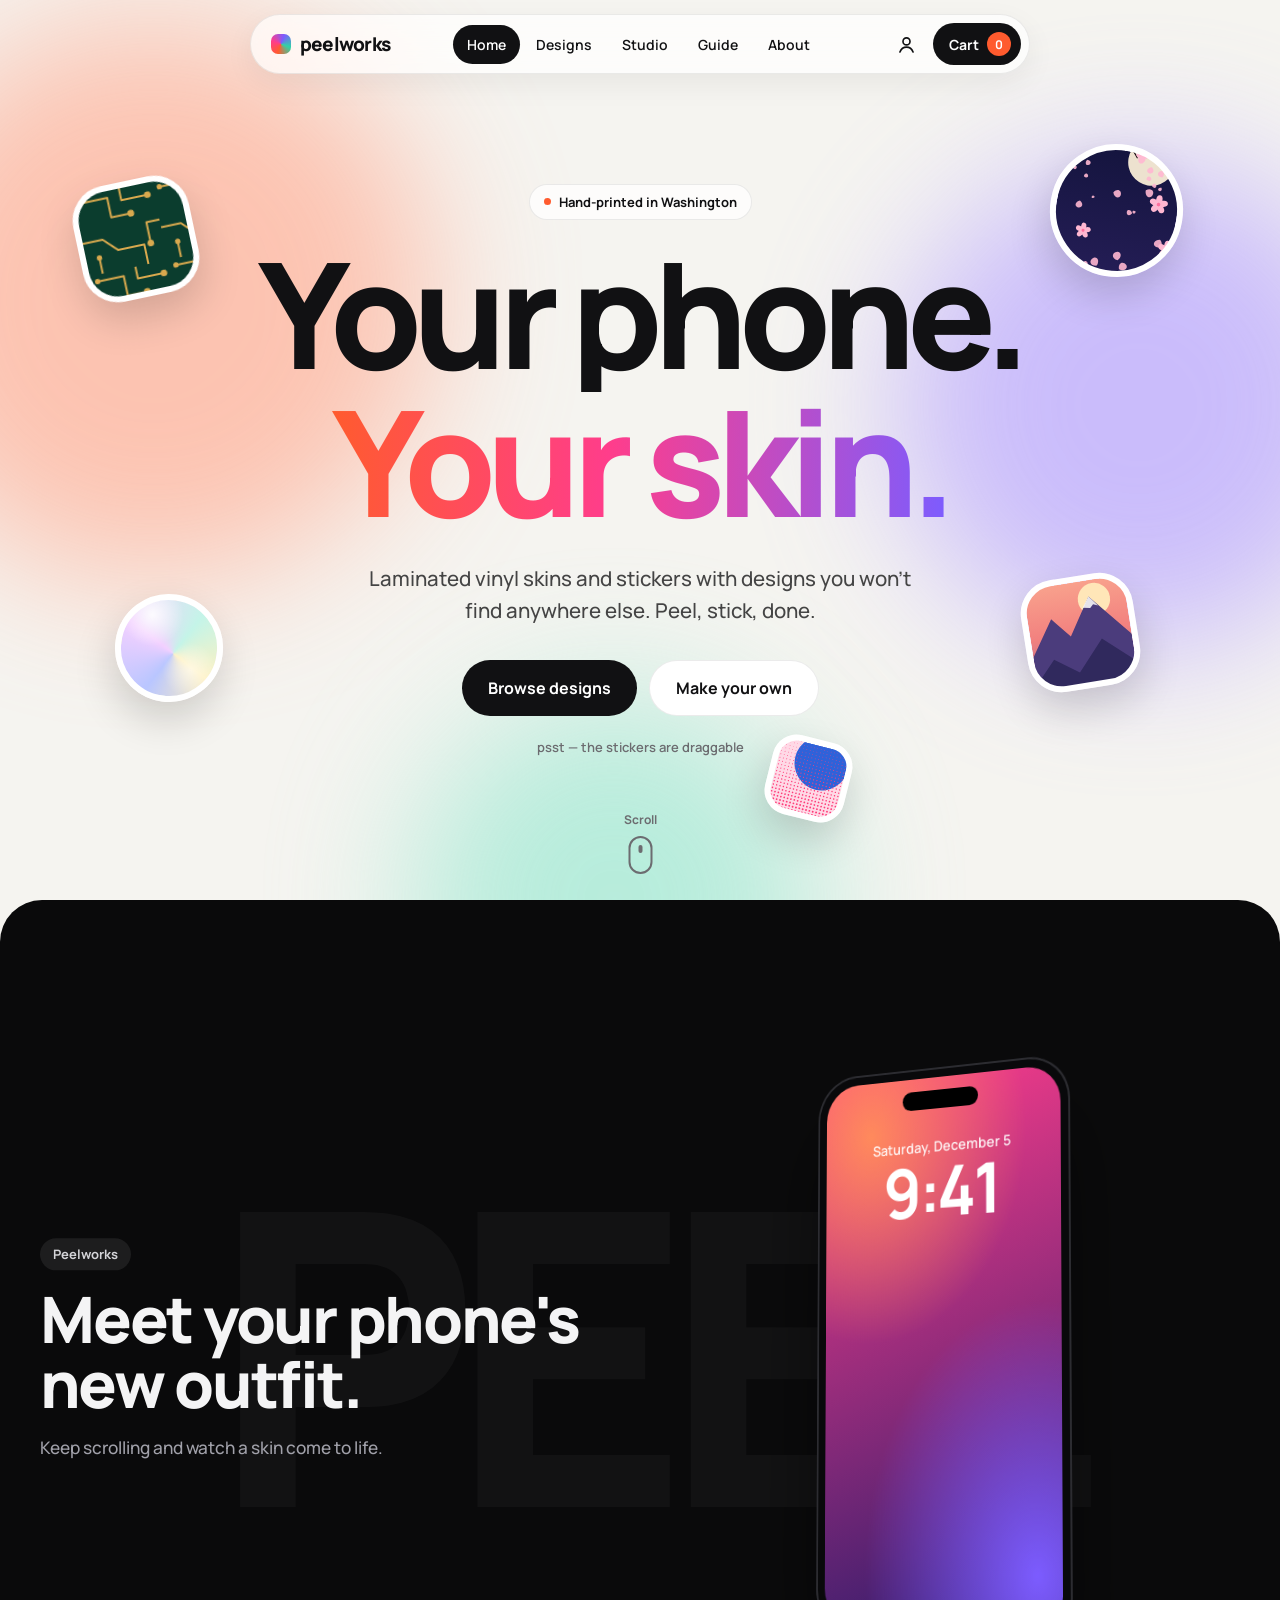
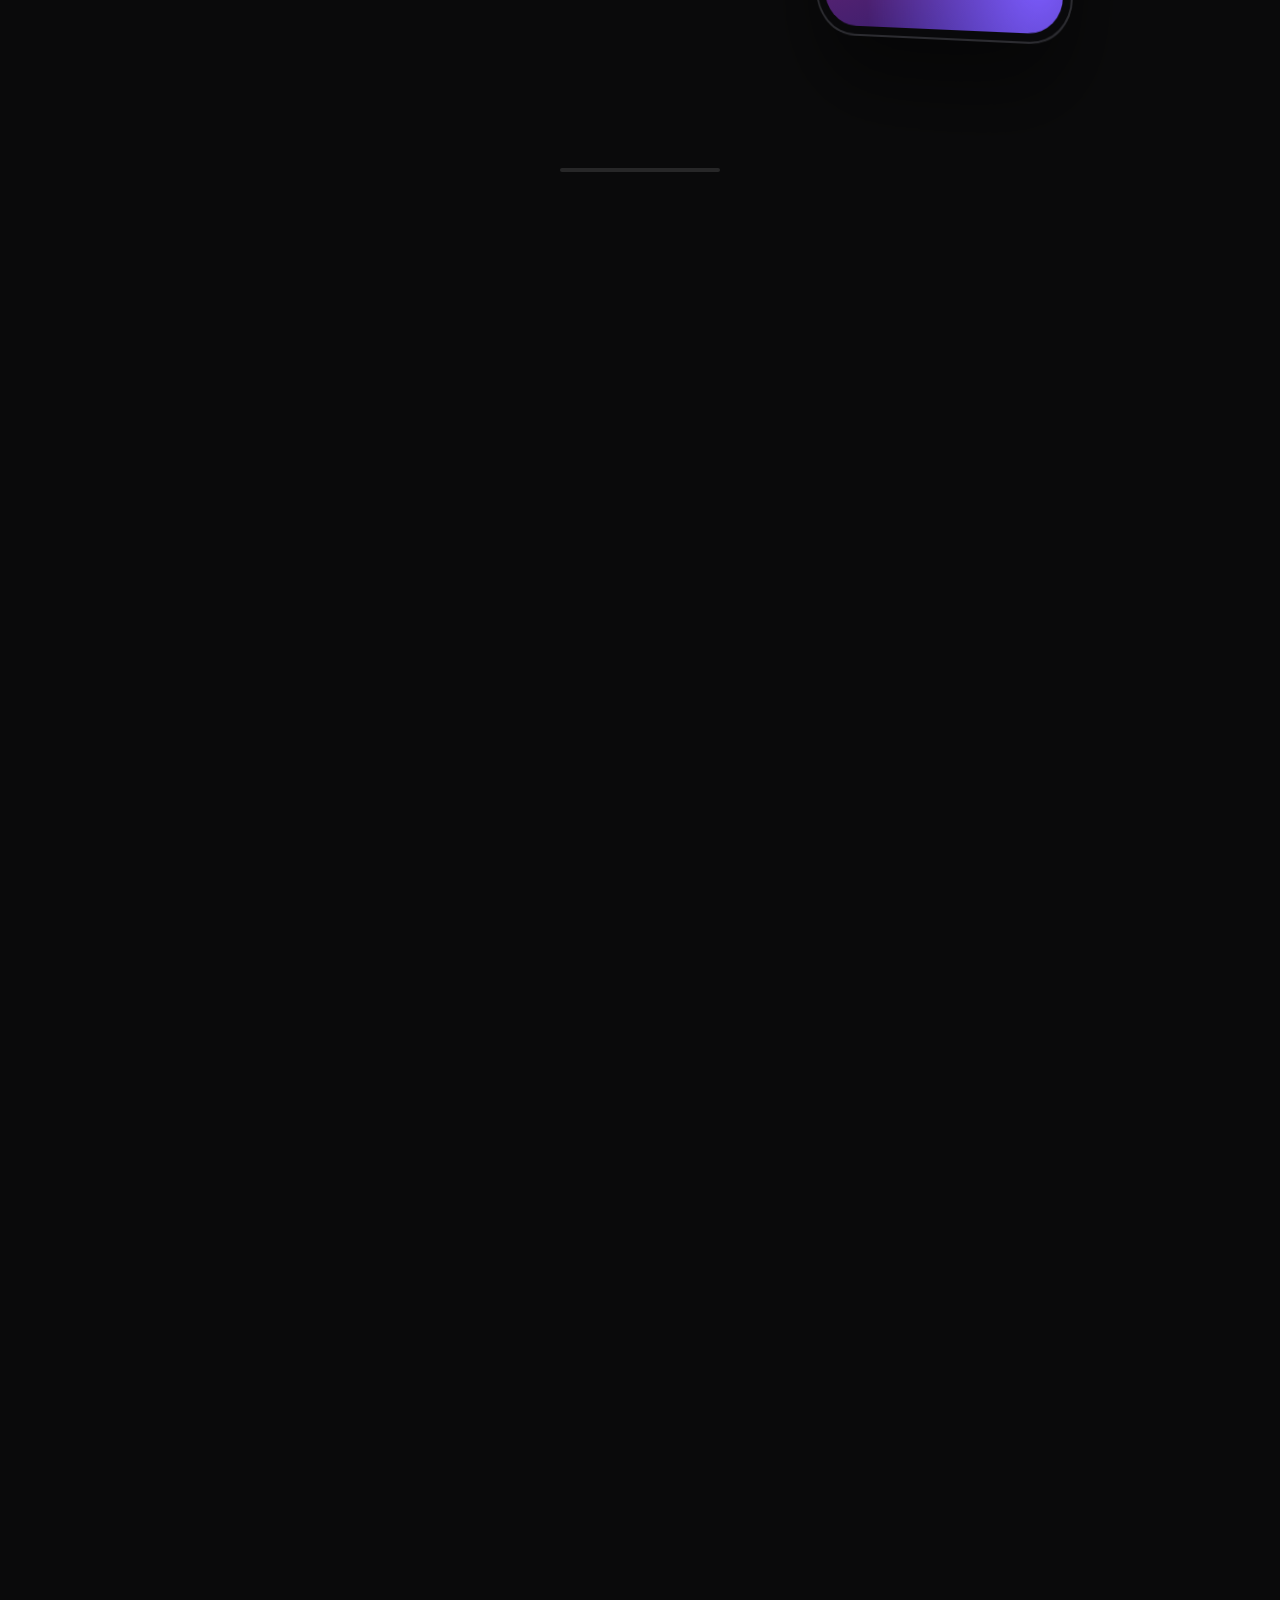
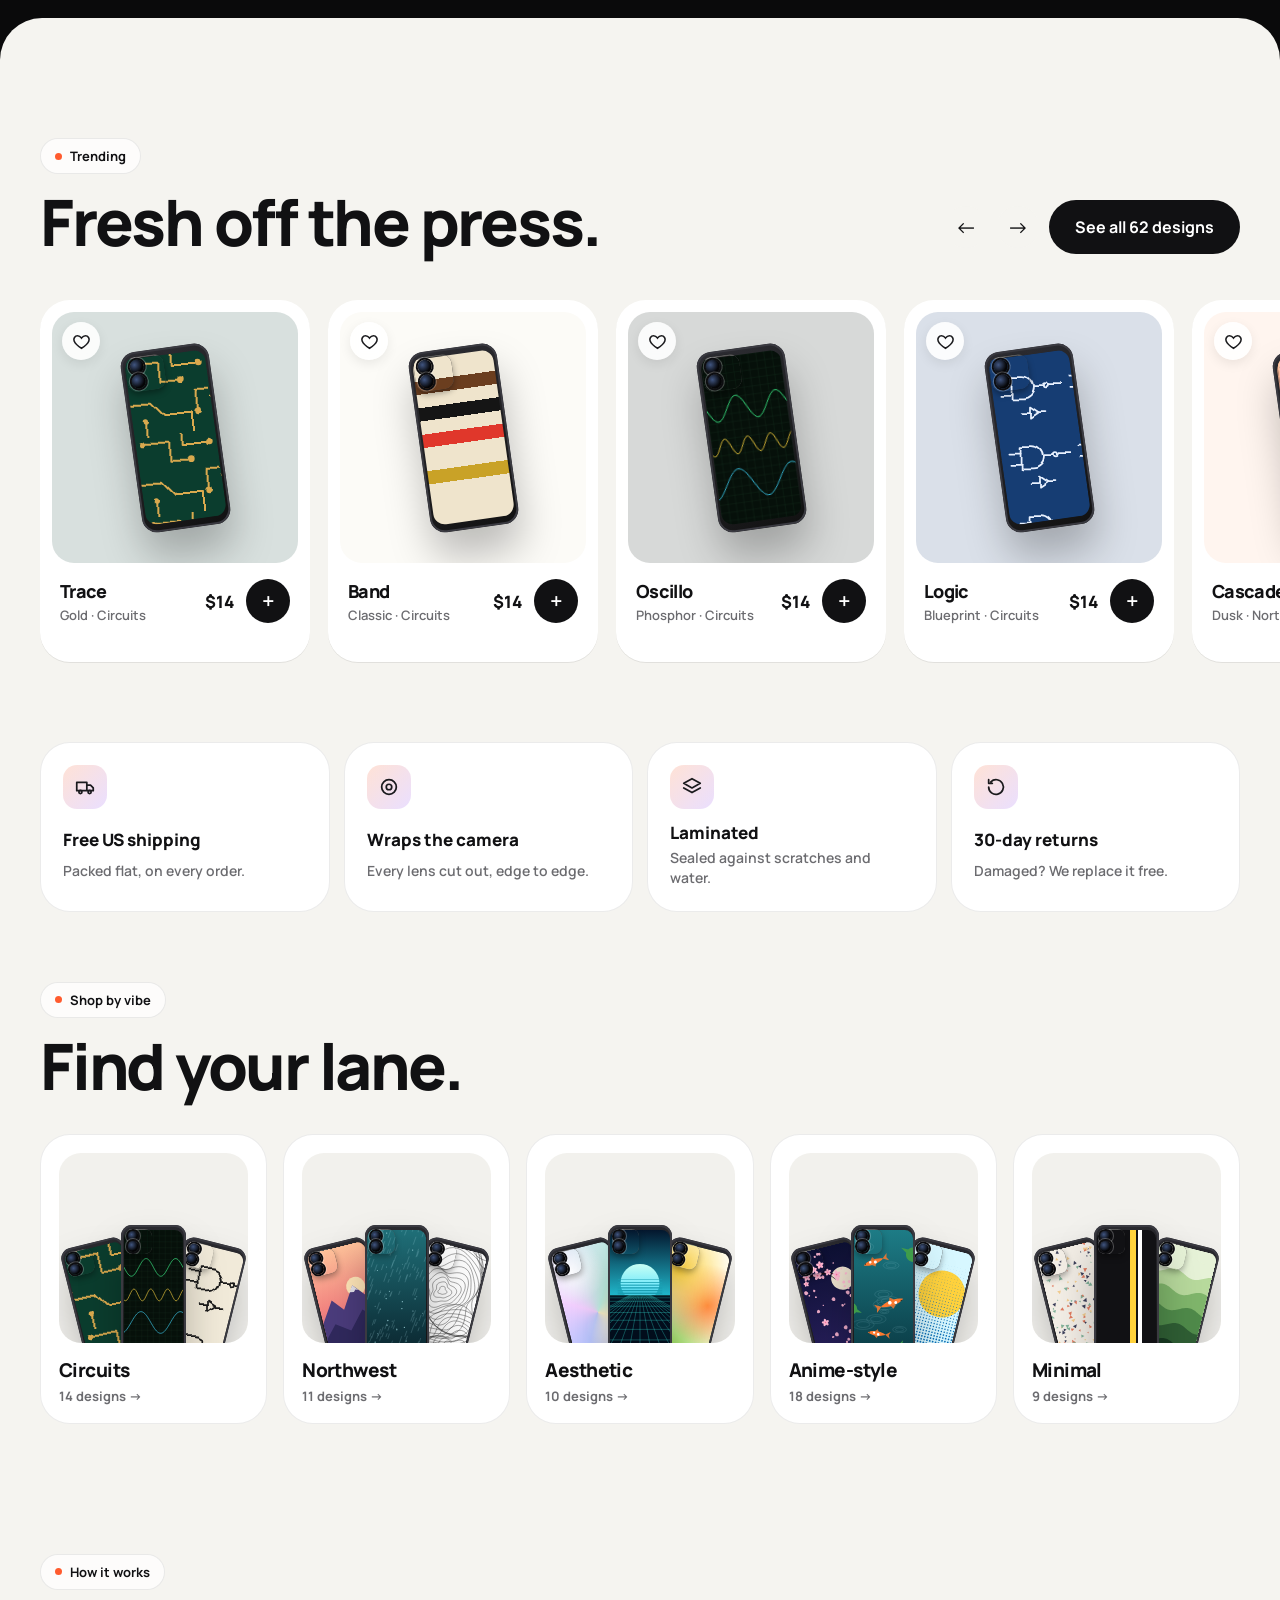
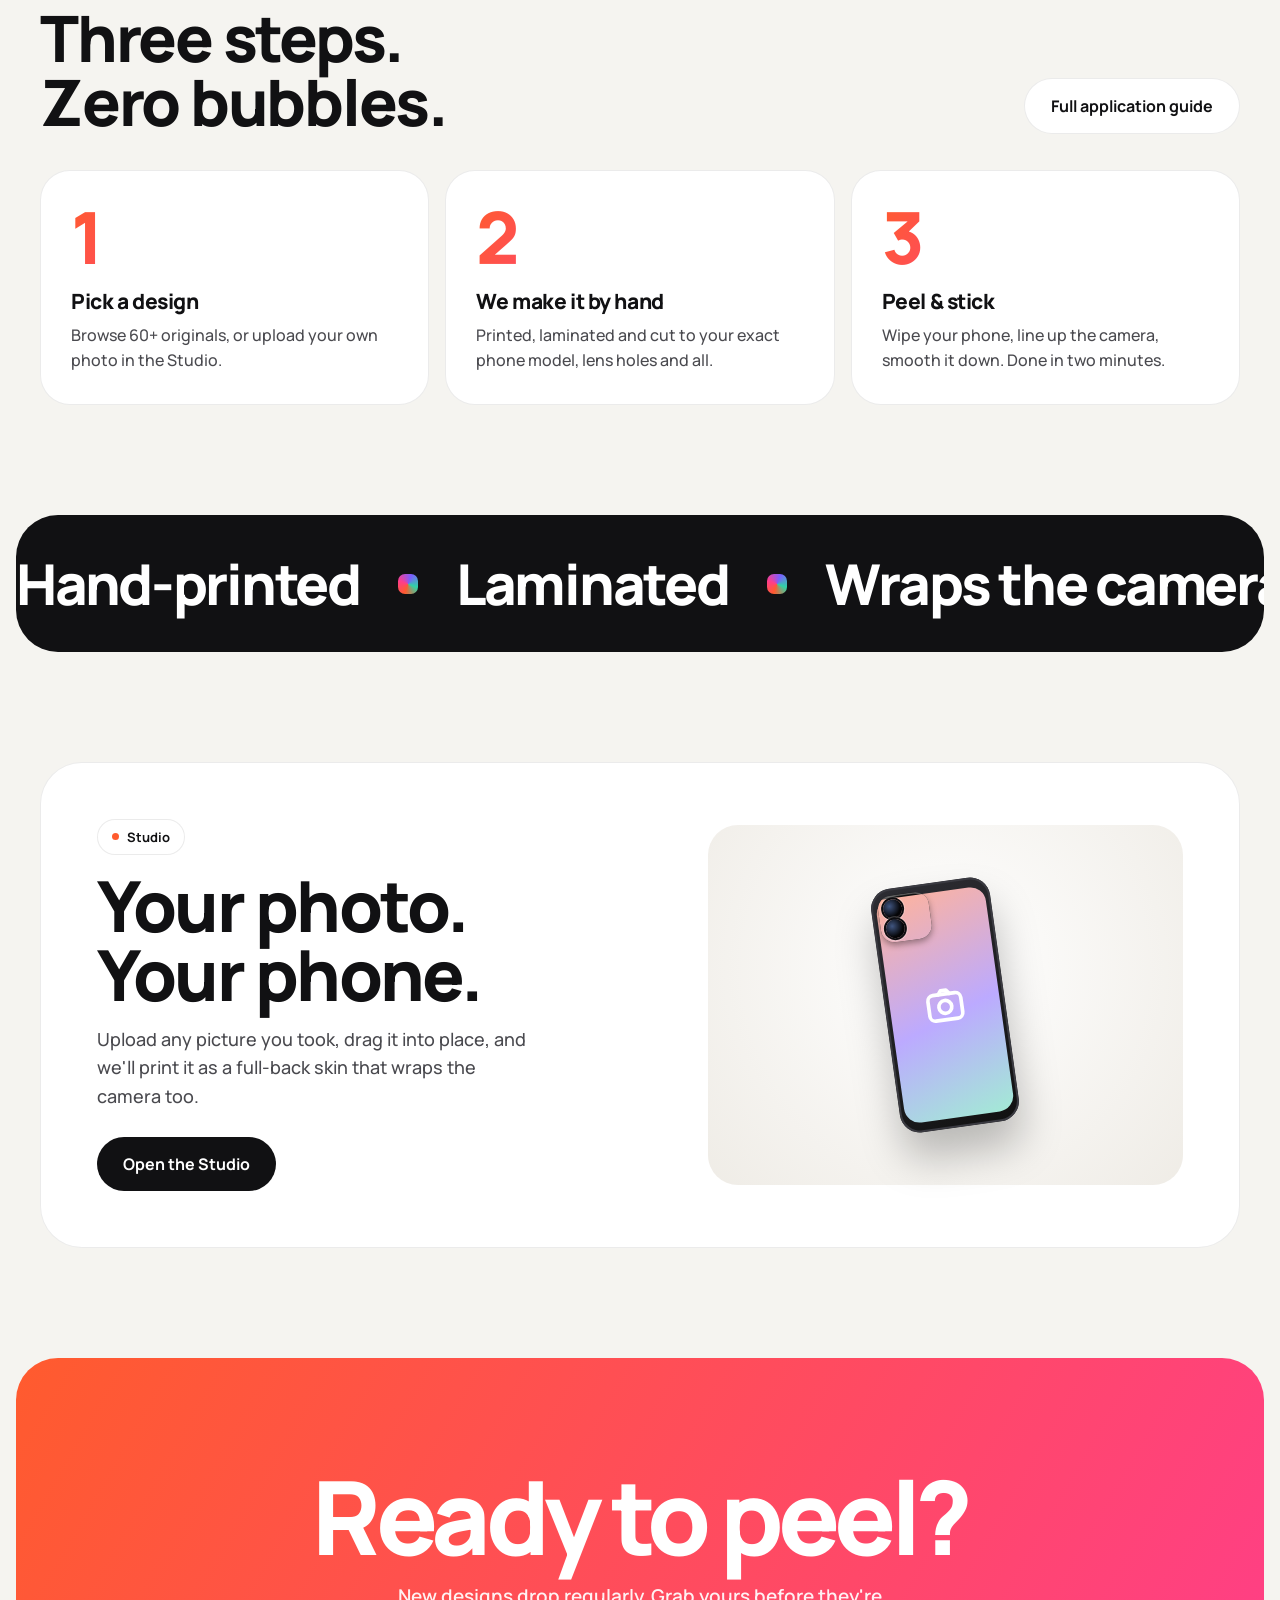
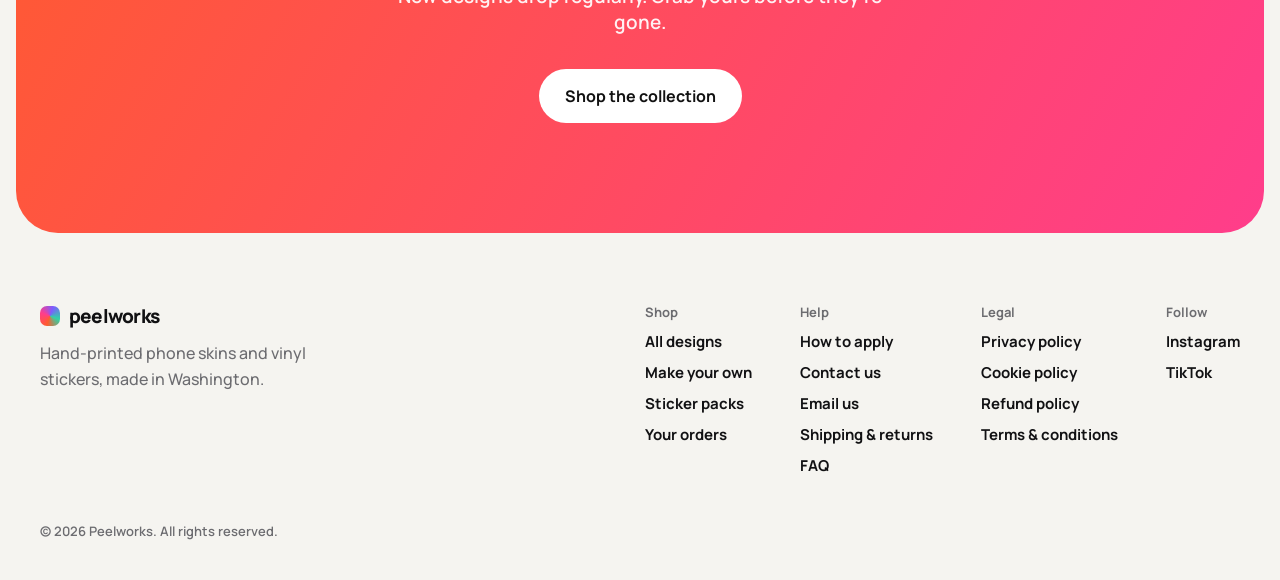
<file: index.html>
<!doctype html>
<html lang="en">
<head>
<meta charset="utf-8">
<meta name="viewport" content="width=device-width, initial-scale=1">
<title>Peelworks — Phone Skins & Stickers</title>
<meta name="description" content="Hand-printed, laminated phone skins and vinyl stickers, made in Washington.">
<link rel="preconnect" href="https://fonts.googleapis.com">
<link rel="preconnect" href="https://fonts.gstatic.com" crossorigin>
<link href="https://fonts.googleapis.com/css2?family=Manrope:wght@400;500;600;700;800&display=swap" rel="stylesheet">
<link rel="icon" href="data:image/svg+xml,%3Csvg xmlns=%27http://www.w3.org/2000/svg%27 viewBox=%270 0 32 32%27%3E%3Cdefs%3E%3ClinearGradient id=%27g%27 x1=%270%27 y1=%270%27 x2=%271%27 y2=%271%27%3E%3Cstop offset=%270%27 stop-color=%27%23ff5b2e%27/%3E%3Cstop offset=%27.5%27 stop-color=%27%23ff3d8b%27/%3E%3Cstop offset=%271%27 stop-color=%27%237c5cff%27/%3E%3C/linearGradient%3E%3C/defs%3E%3Crect width=%2732%27 height=%2732%27 rx=%2710%27 fill=%27url(%23g)%27/%3E%3C/svg%3E">
<meta name="theme-color" content="#f5f4f0">
<link rel="canonical" href="https://peel-work.com/">
<meta property="og:type" content="website">
<meta property="og:site_name" content="Peelworks">
<meta property="og:title" content="Peelworks — Phone Skins &amp; Stickers">
<meta property="og:description" content="Hand-printed, laminated phone skins and vinyl stickers, made in Washington.">
<meta property="og:url" content="https://peel-work.com/">
<meta property="og:image" content="https://peel-work.com/assets/og.png">
<meta property="og:image:width" content="1200">
<meta property="og:image:height" content="630">
<meta name="twitter:card" content="summary_large_image">
<meta name="twitter:image" content="https://peel-work.com/assets/og.png">
<script type="application/ld+json">{"@context": "https://schema.org", "@type": "OnlineStore", "name": "Peelworks", "url": "https://peel-work.com/", "logo": "https://peel-work.com/assets/og.png", "description": "Hand-printed, laminated phone skins and vinyl stickers, made in Washington.", "email": "jatinkumarpyara@gmail.com", "areaServed": "US", "hasMerchantReturnPolicy": {"@type": "MerchantReturnPolicy", "applicableCountry": "US", "merchantReturnDays": 30, "returnPolicyCategory": "https://schema.org/MerchantReturnFiniteReturnWindow"}}</script>
<link rel="stylesheet" href="assets/style.css">
</head>
<body data-page="home">

<header class="hero" id="top">
  <div class="blobs"><div class="blob b1"></div><div class="blob b2"></div><div class="blob b3"></div></div>
  <div class="wrap hero-inner">
    <span class="eyebrow fade-up">Hand-printed in Washington</span>
    <h1 class="hero-title"><span class="line"><span>Your phone.</span></span><span class="line"><span class="grad-text">Your skin.</span></span></h1>
    <p class="hero-sub fade-up">Laminated vinyl skins and stickers with designs you won't find anywhere else. Peel, stick, done.</p>
    <div class="hero-ctas fade-up">
      <a href="designs.html" class="btn btn-dark magnetic">Browse designs</a>
      <a href="studio.html" class="btn btn-light magnetic">Make your own</a>
    </div>
    <p class="hero-hint fade-up">psst — the stickers are draggable</p>
  </div>
  <div class="scroll-cue"><span>Scroll</span><div class="mouse"><div class="wheel"></div></div></div>
</header>

<section class="story dark" id="story">
  <div class="story-sticky">
    <div class="bigword" id="bigword">PEEL</div>
    <div class="wrap story-inner">
      <div class="captions">
        <div class="cap" data-s="0" data-e=".2"><span class="tag">Peelworks</span><h2>Meet your phone's<br>new outfit.</h2><p>Keep scrolling and watch a skin come to life.</p></div>
        <div class="cap" data-s=".24" data-e=".47"><h2>Printed edge<br>to edge.</h2><p>Bold, saturated designs on waterproof vinyl, every color carried all the way to the corners.</p></div>
        <div class="cap" data-s=".5" data-e=".77"><h2>Three layers.<br>One clean finish.</h2><p>Sticky vinyl, your design, and a clear laminate on top that helps protect against scratches and water.</p></div>
        <div class="cap" data-s=".8" data-e="1.3"><h2>Wraps the camera.<br>Cuts every lens.</h2><p>The skin covers the whole back, camera island included, with a precise hole for each lens and the flash.</p></div>
      </div>
      <div class="stage">
        <div class="phone" id="storyPhone">
          <div class="face front">
            <div class="screen"><div class="island"></div><div class="s-date" id="sDate">Today</div><div class="s-time">9:41</div></div>
          </div>
          <div class="face glass back">
            <div class="layer vinyl" id="lVinyl"><div class="fill"></div></div>
            <div class="layer print" id="lPrint"><div class="fill" id="storyPrint"></div></div>
            <div class="layer lam" id="lLam"><div class="fill"></div></div>
            <div class="cam"><div class="cam-skin" id="storyCam"></div><i></i><i></i><i></i><b></b></div>
            <div class="peel-edge" id="peelEdge"></div>
          </div>
        </div>
        <div class="labels" id="labels">
          <span style="--c:#e5e7eb">Clear laminate</span>
          <span style="--c:#ff3d8b">Your design</span>
          <span style="--c:#a1a1aa">Vinyl + adhesive</span>
        </div>
      </div>
    </div>
    <div class="story-progress"><div id="storyBar"></div></div>
  </div>
</section>

<section class="home-trending">
  <div class="wrap">
    <div class="section-head reveal">
      <div><span class="eyebrow">Trending</span><h2>Fresh off the press.</h2></div>
      <div class="rail-ctrl">
        <button class="icon-btn rail-btn" data-dir="prev" aria-label="Scroll left">&larr;</button>
        <button class="icon-btn rail-btn" data-dir="next" aria-label="Scroll right">&rarr;</button>
        <a href="designs.html" class="btn btn-dark magnetic"><span>See all <span id="designCount"></span> designs</span></a>
      </div>
    </div>
  </div>
  <div class="rail" id="rail"></div>
</section>

<section class="perks">
  <div class="wrap perks-grid">
    <div class="perk reveal"><span class="perk-ic"><svg viewBox="0 0 24 24"><path d="M3 7h11v9H3zM14 10h4l3 3v3h-7z"/><circle cx="7" cy="17.5" r="1.7"/><circle cx="17" cy="17.5" r="1.7"/></svg></span><b>Free US shipping</b><span>Packed flat, on every order.</span></div>
    <div class="perk reveal" style="--d:.06s"><span class="perk-ic"><svg viewBox="0 0 24 24"><circle cx="12" cy="12" r="8"/><circle cx="12" cy="12" r="3"/></svg></span><b>Wraps the camera</b><span>Every lens cut out, edge to edge.</span></div>
    <div class="perk reveal" style="--d:.12s"><span class="perk-ic"><svg viewBox="0 0 24 24"><path d="M12 3l9 5-9 5-9-5 9-5z"/><path d="M3 13l9 5 9-5"/></svg></span><b>Laminated</b><span>Sealed against scratches and water.</span></div>
    <div class="perk reveal" style="--d:.18s"><span class="perk-ic"><svg viewBox="0 0 24 24"><path d="M4 12a8 8 0 1 0 2.4-5.7M4 4v4h4"/></svg></span><b>30-day returns</b><span>Damaged? We replace it free.</span></div>
  </div>
</section>

<section class="home-cats">
  <div class="wrap">
    <div class="section-head reveal"><div><span class="eyebrow">Shop by vibe</span><h2>Find your lane.</h2></div></div>
    <div class="cats" id="cats"></div>
  </div>
</section>

<section class="how">
  <div class="wrap">
    <div class="section-head reveal"><div><span class="eyebrow">How it works</span><h2>Three steps.<br>Zero bubbles.</h2></div><a href="guide.html" class="btn btn-light magnetic">Full application guide</a></div>
    <div class="how-grid">
      <div class="how-step reveal"><span class="how-n">1</span><b>Pick a design</b><p>Browse 60+ originals, or upload your own photo in the Studio.</p></div>
      <div class="how-step reveal" style="--d:.08s"><span class="how-n">2</span><b>We make it by hand</b><p>Printed, laminated and cut to your exact phone model, lens holes and all.</p></div>
      <div class="how-step reveal" style="--d:.16s"><span class="how-n">3</span><b>Peel &amp; stick</b><p>Wipe your phone, line up the camera, smooth it down. Done in two minutes.</p></div>
    </div>
  </div>
</section>

<div class="marquee" aria-hidden="true"><div class="marquee-skew"><div class="marquee-track">
  <span>Hand-printed<i></i></span><span>Laminated<i></i></span><span>Wraps the camera<i></i></span><span>Shipped from Washington<i></i></span><span>Original designs<i></i></span>
  <span>Hand-printed<i></i></span><span>Laminated<i></i></span><span>Wraps the camera<i></i></span><span>Shipped from Washington<i></i></span><span>Original designs<i></i></span>
</div></div></div>

<section class="promo">
  <div class="wrap promo-inner reveal">
    <div>
      <span class="eyebrow">Studio</span>
      <h2>Your photo.<br>Your phone.</h2>
      <p>Upload any picture you took, drag it into place, and we'll print it as a full-back skin that wraps the camera too.</p>
      <a href="studio.html" class="btn btn-dark magnetic">Open the Studio</a>
    </div>
    <div class="promo-art" aria-hidden="true">
      <span class="mini-phone"><span class="mini-skin photo-ph"><svg viewBox="0 0 24 24"><rect x="3" y="6" width="18" height="14" rx="3"/><circle cx="12" cy="13" r="3.5"/><path d="M9 6l1.5-2h3L15 6"/></svg></span><span class="mini-cam"><span class="mini-cam-skin photo-ph"></span></span></span>
    </div>
  </div>
</section>

<div class="cta reveal">
  <h2>Ready to peel?</h2>
  <p>New designs drop regularly. Grab yours before they're gone.</p>
  <a href="designs.html" class="btn magnetic">Shop the collection</a>
</div>

<script src="assets/catalog.js"></script>
<script src="assets/core.js"></script>
<script src="assets/home.js"></script>
</body>
</html>
</file>
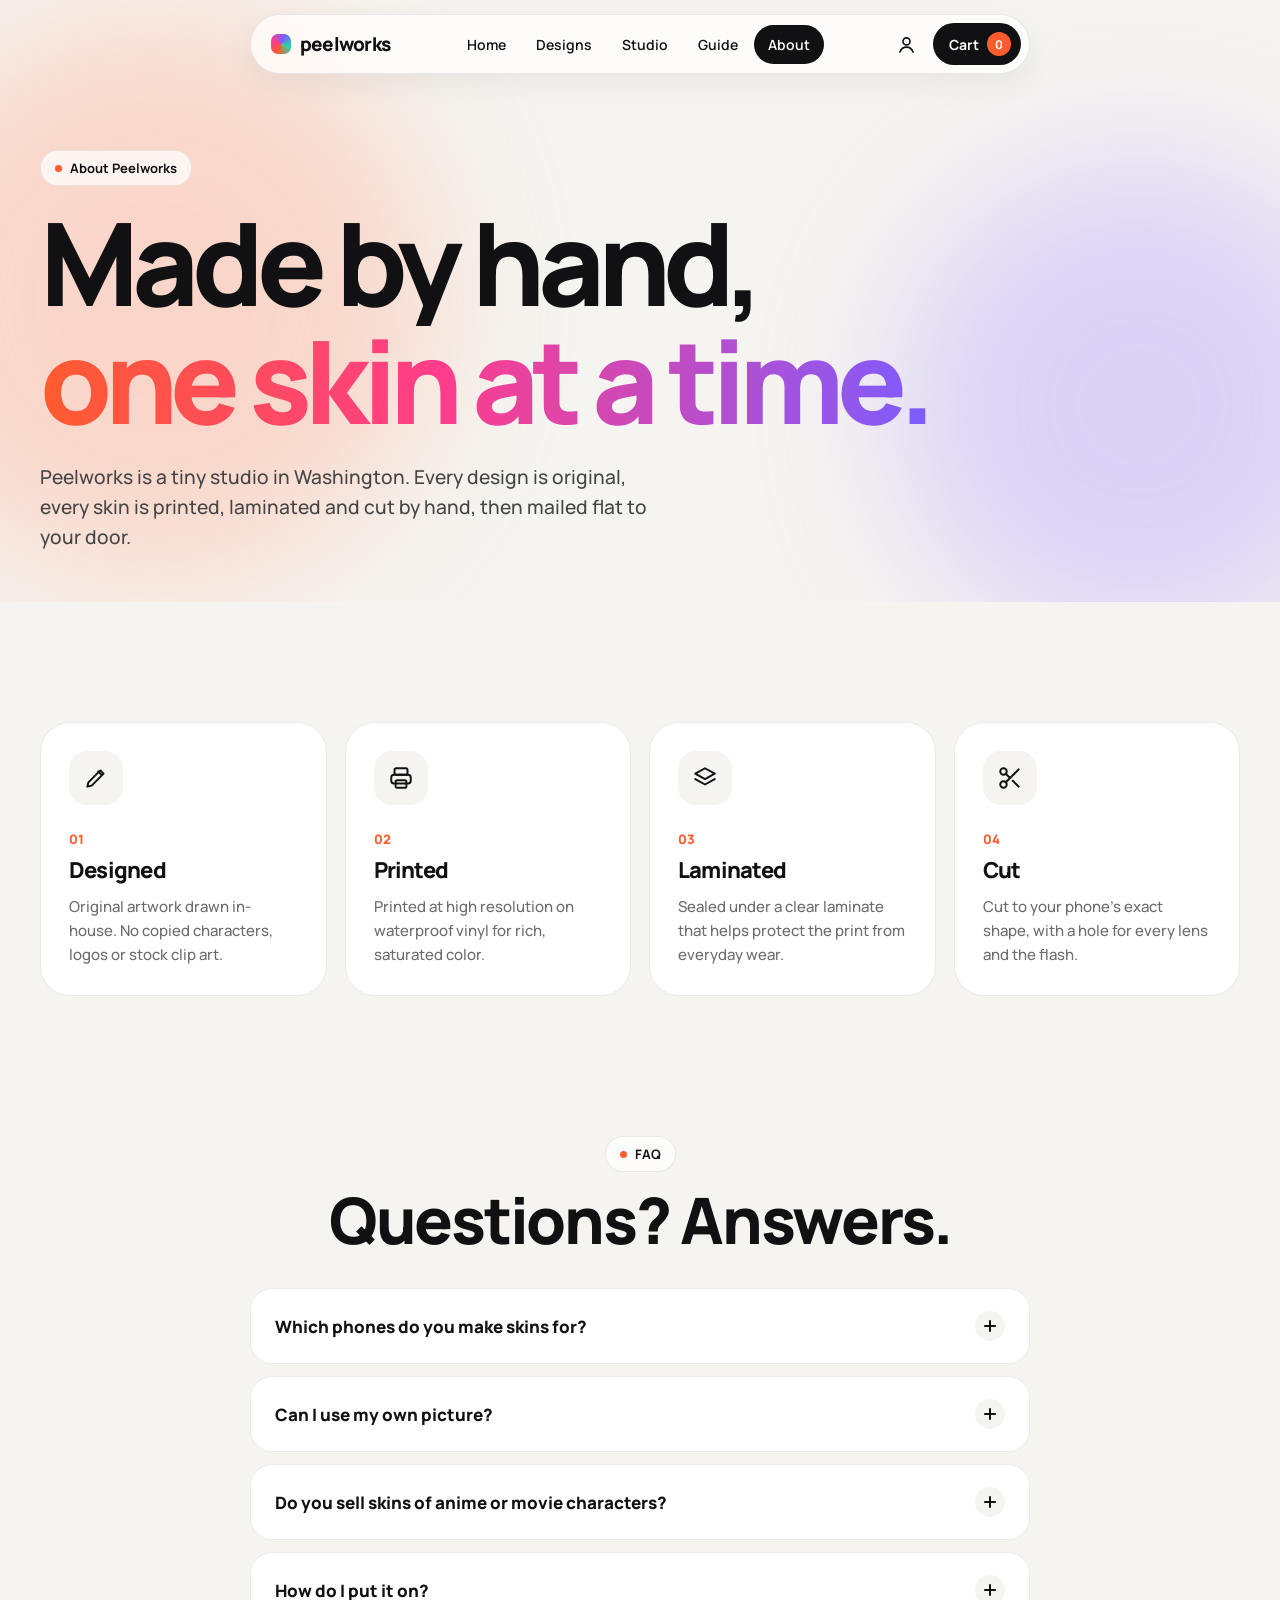
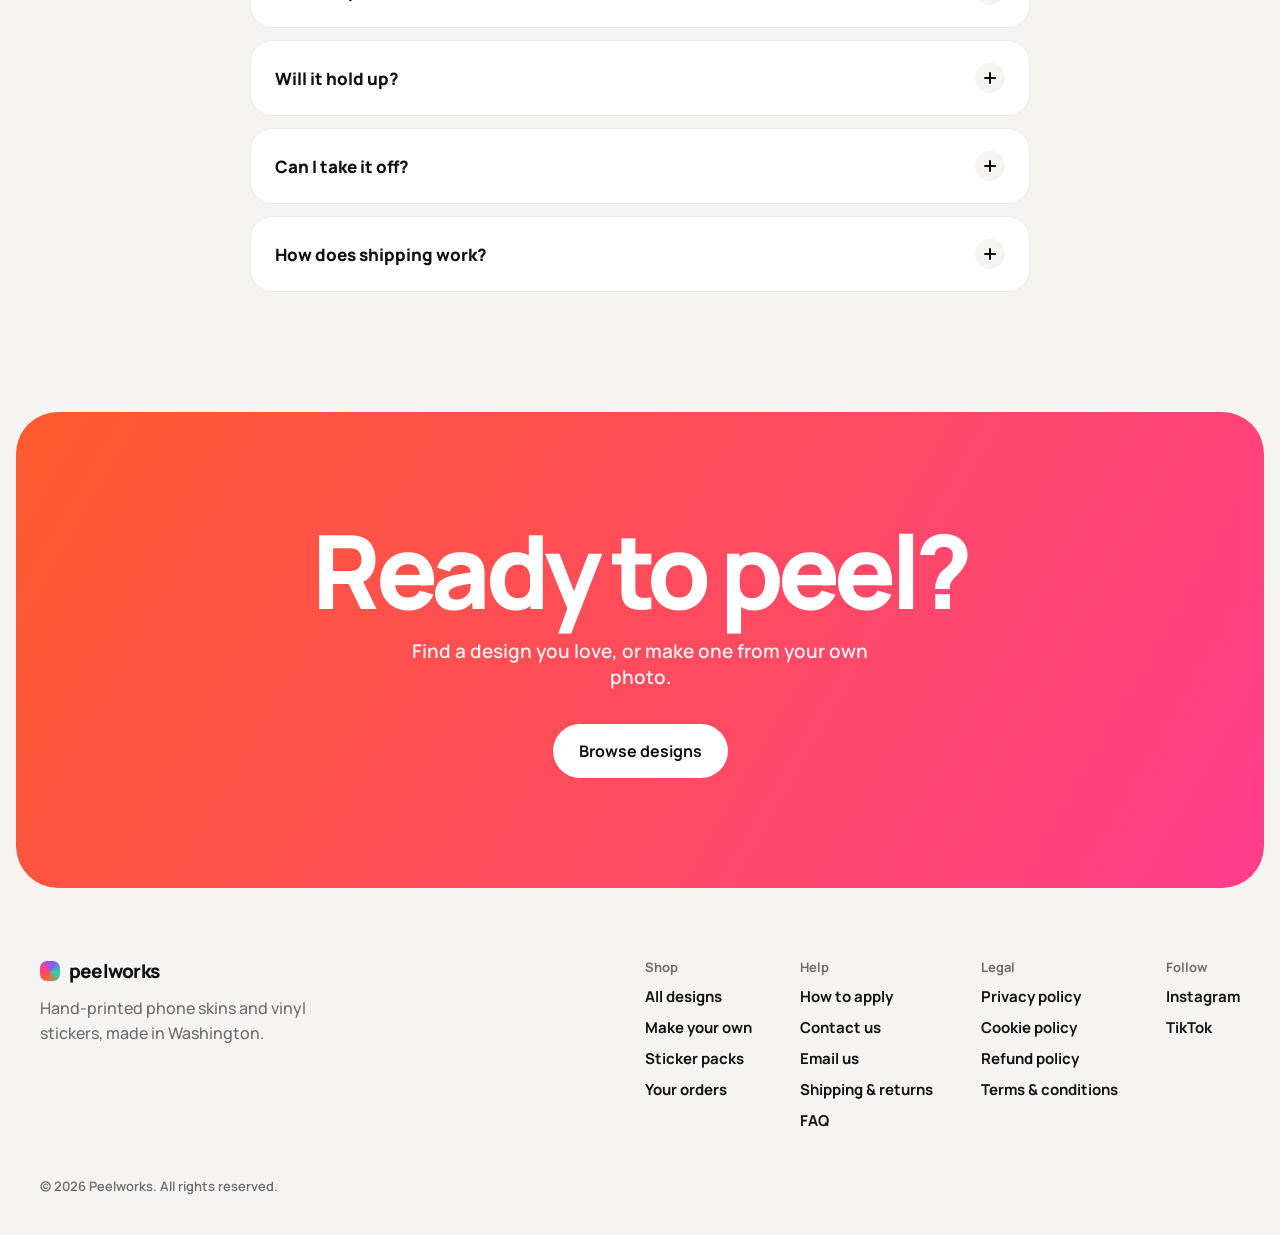
<file: about.html>
<!doctype html>
<html lang="en">
<head>
<meta charset="utf-8">
<meta name="viewport" content="width=device-width, initial-scale=1">
<title>About — Peelworks</title>
<meta name="description" content="How Peelworks skins are made, plus answers to common questions.">
<link rel="preconnect" href="https://fonts.googleapis.com">
<link rel="preconnect" href="https://fonts.gstatic.com" crossorigin>
<link href="https://fonts.googleapis.com/css2?family=Manrope:wght@400;500;600;700;800&display=swap" rel="stylesheet">
<link rel="icon" href="data:image/svg+xml,%3Csvg xmlns=%27http://www.w3.org/2000/svg%27 viewBox=%270 0 32 32%27%3E%3Cdefs%3E%3ClinearGradient id=%27g%27 x1=%270%27 y1=%270%27 x2=%271%27 y2=%271%27%3E%3Cstop offset=%270%27 stop-color=%27%23ff5b2e%27/%3E%3Cstop offset=%27.5%27 stop-color=%27%23ff3d8b%27/%3E%3Cstop offset=%271%27 stop-color=%27%237c5cff%27/%3E%3C/linearGradient%3E%3C/defs%3E%3Crect width=%2732%27 height=%2732%27 rx=%2710%27 fill=%27url(%23g)%27/%3E%3C/svg%3E">
<meta name="theme-color" content="#f5f4f0">
<link rel="canonical" href="https://peel-work.com/about.html">
<meta property="og:type" content="website">
<meta property="og:site_name" content="Peelworks">
<meta property="og:title" content="About — Peelworks">
<meta property="og:description" content="How Peelworks skins are made, plus answers to common questions.">
<meta property="og:url" content="https://peel-work.com/about.html">
<meta property="og:image" content="https://peel-work.com/assets/og.png">
<meta property="og:image:width" content="1200">
<meta property="og:image:height" content="630">
<meta name="twitter:card" content="summary_large_image">
<meta name="twitter:image" content="https://peel-work.com/assets/og.png">
<link rel="stylesheet" href="assets/style.css">
</head>
<body data-page="about">

<header class="page-head">
  <div class="blobs soft"><div class="blob b1"></div><div class="blob b2"></div></div>
  <div class="wrap">
    <span class="eyebrow fade-up">About Peelworks</span>
    <h1 class="page-title"><span class="line"><span>Made by hand,</span></span><span class="line"><span class="grad-text">one skin at a time.</span></span></h1>
    <p class="page-sub fade-up">Peelworks is a tiny studio in Washington. Every design is original, every skin is printed, laminated and cut by hand, then mailed flat to your door.</p>
  </div>
</header>

<section class="steps">
  <div class="wrap">
    <div class="steps-grid">
      <div class="step reveal"><div class="step-icon"><svg viewBox="0 0 24 24"><path d="M4 20l4-1 11-11-3-3L5 16l-1 4z"/><path d="M14 6l3 3"/></svg></div><small>01</small><h3>Designed</h3><p>Original artwork drawn in-house. No copied characters, logos or stock clip art.</p></div>
      <div class="step reveal" style="--d:.08s"><div class="step-icon"><svg viewBox="0 0 24 24"><rect x="6" y="3" width="12" height="6" rx="1.5"/><rect x="3" y="9" width="18" height="8" rx="2.5"/><rect x="7" y="14" width="10" height="7" rx="1.5"/></svg></div><small>02</small><h3>Printed</h3><p>Printed at high resolution on waterproof vinyl for rich, saturated color.</p></div>
      <div class="step reveal" style="--d:.16s"><div class="step-icon"><svg viewBox="0 0 24 24"><path d="M12 3l9 5-9 5-9-5 9-5z"/><path d="M3 13l9 5 9-5"/></svg></div><small>03</small><h3>Laminated</h3><p>Sealed under a clear laminate that helps protect the print from everyday wear.</p></div>
      <div class="step reveal" style="--d:.24s"><div class="step-icon"><svg viewBox="0 0 24 24"><circle cx="6" cy="6" r="3"/><circle cx="6" cy="18" r="3"/><path d="M20 4L8.1 15.9M14.5 14.5L20 20M8.1 8.1L12 12"/></svg></div><small>04</small><h3>Cut</h3><p>Cut to your phone's exact shape, with a hole for every lens and the flash.</p></div>
    </div>
  </div>
</section>

<section class="faq" id="faq">
  <div class="wrap">
    <div class="center reveal"><span class="eyebrow">FAQ</span><div class="section-head" style="justify-content:center;margin:0"><h2>Questions? Answers.</h2></div></div>
    <div class="faq-list">
      <div class="faq-item reveal"><button class="faq-q" aria-expanded="false">Which phones do you make skins for?<span class="plus"></span></button><div class="faq-a"><div><p>Right now we cut skins for the models listed in the phone picker. Don't see yours? Email us and we'll let you know if we can make it.</p></div></div></div>
      <div class="faq-item reveal"><button class="faq-q" aria-expanded="false">Can I use my own picture?<span class="plus"></span></button><div class="faq-a"><div><p>Yes. Open the <a href="studio.html">Studio</a>, tap the + swatch, upload a photo, drag and zoom it into place, then add it to your cart. Please only upload photos you took yourself or have permission to use.</p></div></div></div>
      <div class="faq-item reveal"><button class="faq-q" aria-expanded="false">Do you sell skins of anime or movie characters?<span class="plus"></span></button><div class="faq-a"><div><p>No. Characters from shows, games and movies belong to their creators, so every design here is our own original artwork, including our anime-style collection.</p></div></div></div>
      <div class="faq-item reveal"><button class="faq-q" aria-expanded="false">How do I put it on?<span class="plus"></span></button><div class="faq-a"><div><p>Wipe the back of your phone clean, peel the backing from the top edge, line up the camera holes, then smooth the skin down from top to bottom with a card. The camera island piece goes on last. See the <a href="guide.html">full application guide</a> for step-by-step pictures.</p></div></div></div>
      <div class="faq-item reveal"><button class="faq-q" aria-expanded="false">Will it hold up?<span class="plus"></span></button><div class="faq-a"><div><p>Every skin is sealed under a clear laminate that helps protect the print from scratches, water and fading from everyday use.</p></div></div></div>
      <div class="faq-item reveal"><button class="faq-q" aria-expanded="false">Can I take it off?<span class="plus"></span></button><div class="faq-a"><div><p>Yes. Peel slowly at a low angle. If it feels stuck, warm it for a few seconds with a hair dryer first.</p></div></div></div>
      <div class="faq-item reveal"><button class="faq-q" aria-expanded="false">How does shipping work?<span class="plus"></span></button><div class="faq-a"><div><p>Orders are packed flat and mailed within a few business days. Shipping is free on US orders.</p></div></div></div>
    </div>
  </div>
</section>

<div class="cta reveal">
  <h2>Ready to peel?</h2>
  <p>Find a design you love, or make one from your own photo.</p>
  <a href="designs.html" class="btn magnetic">Browse designs</a>
</div>

<script src="assets/catalog.js"></script>
<script src="assets/core.js"></script>
</body>
</html>
</file>
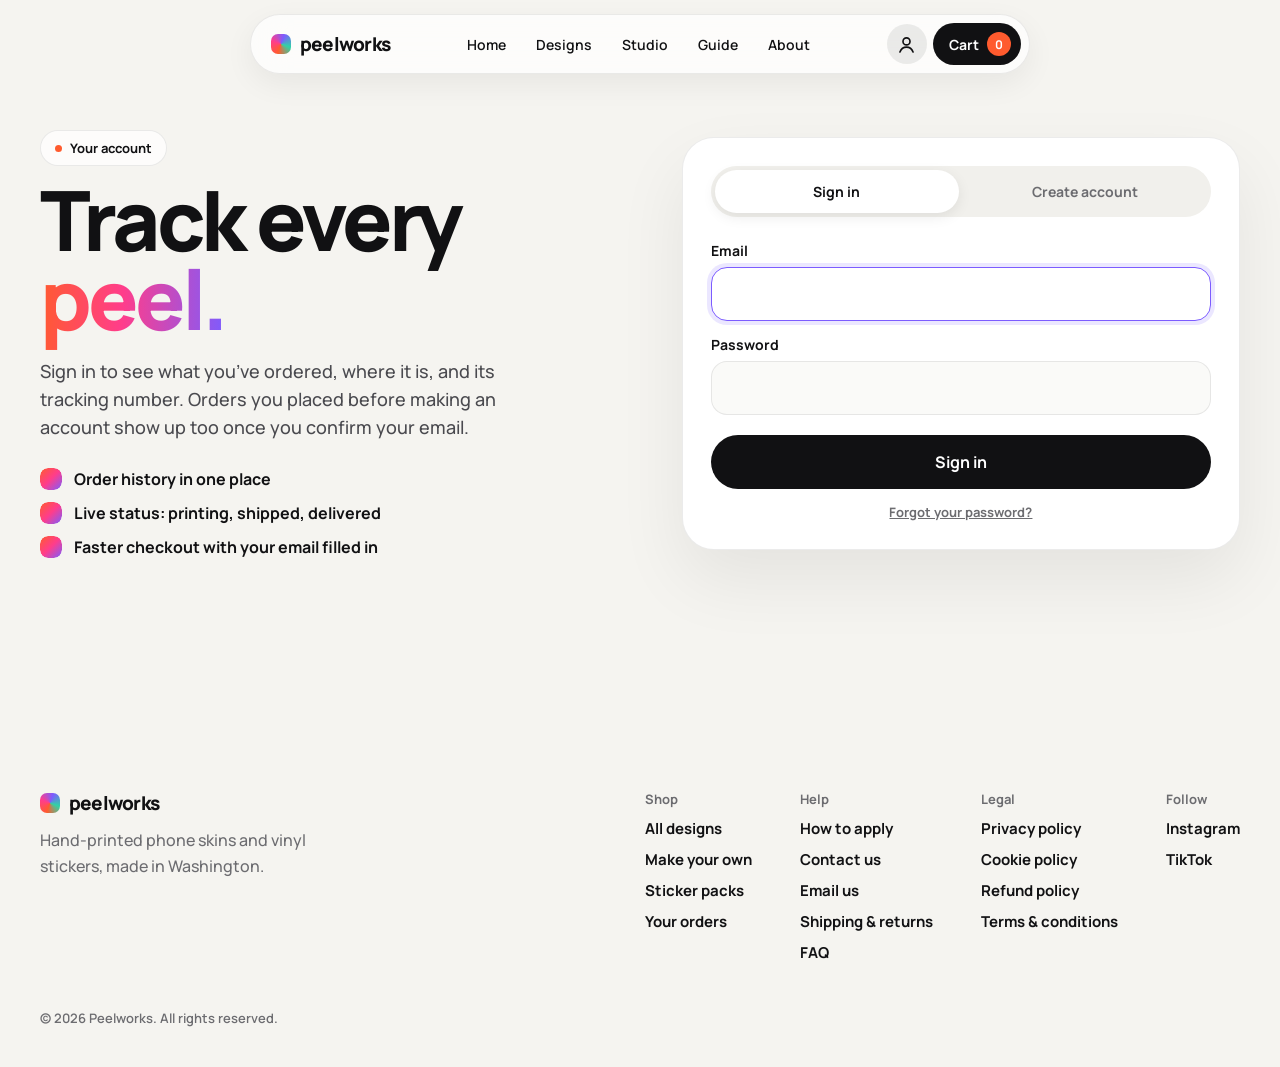
<file: account.html>
<!doctype html>
<html lang="en">
<head>
<meta charset="utf-8">
<meta name="viewport" content="width=device-width, initial-scale=1">
<title>Your account — Peelworks</title>
<meta name="robots" content="noindex">
<!-- Stripe.js must always load straight from Stripe (never copy it into this site). -->
<script src="https://js.stripe.com/dahlia/stripe.js"></script>
<link rel="preconnect" href="https://fonts.googleapis.com">
<link rel="preconnect" href="https://fonts.gstatic.com" crossorigin>
<link href="https://fonts.googleapis.com/css2?family=Manrope:wght@400;500;600;700;800&display=swap" rel="stylesheet">
<link rel="icon" href="data:image/svg+xml,%3Csvg xmlns=%27http://www.w3.org/2000/svg%27 viewBox=%270 0 32 32%27%3E%3Cdefs%3E%3ClinearGradient id=%27g%27 x1=%270%27 y1=%270%27 x2=%271%27 y2=%271%27%3E%3Cstop offset=%270%27 stop-color=%27%23ff5b2e%27/%3E%3Cstop offset=%27.5%27 stop-color=%27%23ff3d8b%27/%3E%3Cstop offset=%271%27 stop-color=%27%237c5cff%27/%3E%3C/linearGradient%3E%3C/defs%3E%3Crect width=%2732%27 height=%2732%27 rx=%2710%27 fill=%27url(%23g)%27/%3E%3C/svg%3E">
<meta name="theme-color" content="#f5f4f0">
<link rel="canonical" href="https://peel-work.com/account.html">
<meta property="og:type" content="website">
<meta property="og:site_name" content="Peelworks">
<meta property="og:title" content="Your account — Peelworks">
<meta property="og:description" content="Sign in to Peelworks to see your orders, their status and tracking.">
<meta property="og:url" content="https://peel-work.com/account.html">
<meta property="og:image" content="https://peel-work.com/assets/og.png">
<meta property="og:image:width" content="1200">
<meta property="og:image:height" content="630">
<meta name="twitter:card" content="summary_large_image">
<meta name="twitter:image" content="https://peel-work.com/assets/og.png">
<link rel="stylesheet" href="assets/style.css">
</head>
<body data-page="account">

<main class="acc-page">
  <div class="wrap">

    <!-- Signed out -->
    <section class="acc-auth" id="accAuth" hidden>
      <div class="acc-intro">
        <span class="eyebrow">Your account</span>
        <h1>Track every<br><span class="grad-text">peel.</span></h1>
        <p>Sign in to see what you’ve ordered, where it is, and its tracking number. Orders you placed before making an account show up too once you confirm your email.</p>
        <ul class="acc-perks">
          <li>Order history in one place</li>
          <li>Live status: printing, shipped, delivered</li>
          <li>Faster checkout with your email filled in</li>
        </ul>
      </div>
      <div class="acc-card">
        <div class="acc-tabs" role="tablist">
          <button role="tab" id="tabLogin" aria-selected="true" data-tab="login">Sign in</button>
          <button role="tab" id="tabSignup" aria-selected="false" data-tab="signup">Create account</button>
        </div>

        <form class="acc-form" id="fLogin" data-view="login" novalidate>
          <label class="acc-field"><span>Email</span><input type="email" name="email" autocomplete="email" required></label>
          <label class="acc-field"><span>Password</span><input type="password" name="password" autocomplete="current-password" required></label>
          <p class="acc-msg" role="alert" hidden></p>
          <button class="btn btn-dark full" type="submit">Sign in</button>
          <button class="link-btn acc-alt" type="button" data-go="forgot">Forgot your password?</button>
        </form>

        <form class="acc-form" id="fSignup" data-view="signup" novalidate hidden>
          <label class="acc-field"><span>Name</span><input type="text" name="name" autocomplete="name" maxlength="80" required></label>
          <label class="acc-field"><span>Email</span><input type="email" name="email" autocomplete="email" required></label>
          <label class="acc-field"><span>Password <em>8+ characters</em></span><input type="password" name="password" autocomplete="new-password" minlength="8" required></label>
          <p class="acc-msg" role="alert" hidden></p>
          <button class="btn btn-dark full" type="submit">Create account</button>
          <p class="acc-fine">By creating an account you agree to our <a href="terms.html">Terms</a> and <a href="privacy-policy.html">Privacy policy</a>.</p>
        </form>

        <form class="acc-form" id="fForgot" data-view="forgot" novalidate hidden>
          <h2>Reset your password</h2>
          <p class="acc-help">We’ll email you a 6-digit code.</p>
          <label class="acc-field"><span>Email</span><input type="email" name="email" autocomplete="email" required></label>
          <p class="acc-msg" role="alert" hidden></p>
          <button class="btn btn-dark full" type="submit">Send code</button>
          <button class="link-btn acc-alt" type="button" data-go="login">&larr; Back to sign in</button>
        </form>

        <form class="acc-form" id="fReset" data-view="reset" novalidate hidden>
          <h2>Choose a new password</h2>
          <p class="acc-help" id="resetHelp">Enter the code we emailed you.</p>
          <label class="acc-field"><span>6-digit code</span><input type="text" name="code" inputmode="numeric" autocomplete="one-time-code" maxlength="6" pattern="[0-9]{6}" required></label>
          <label class="acc-field"><span>New password <em>8+ characters</em></span><input type="password" name="password" autocomplete="new-password" minlength="8" required></label>
          <p class="acc-msg" role="alert" hidden></p>
          <button class="btn btn-dark full" type="submit">Save password &amp; sign in</button>
          <button class="link-btn acc-alt" type="button" data-go="login">&larr; Back to sign in</button>
        </form>
      </div>
    </section>

    <!-- Signed in -->
    <section class="acc-home" id="accHome" hidden>
      <div class="acc-top">
        <div><span class="eyebrow">Your account</span><h1>Hi, <span id="accName"></span>.</h1><p class="acc-email" id="accEmail"></p></div>
        <div class="acc-top-btns"><a class="btn btn-light" href="designs.html">Shop designs</a><button class="btn btn-light" id="signOut">Sign out</button></div>
      </div>

      <div class="acc-verify" id="accVerify" hidden>
        <div><b>Confirm your email</b><p id="verifyText">We sent a 6-digit code to your email. Enter it to confirm it’s you, and any orders you placed with this email before signing up will appear here.</p></div>
        <form id="fVerify" class="acc-verify-form" novalidate>
          <input type="text" name="code" inputmode="numeric" autocomplete="one-time-code" maxlength="6" placeholder="123456" aria-label="6-digit code">
          <button class="btn btn-dark" type="submit">Confirm</button>
          <button class="link-btn" type="button" id="resend">Send a new code</button>
          <p class="acc-msg" role="alert" hidden></p>
        </form>
      </div>

      <div class="acc-orders-head"><h2>Your orders</h2><span class="acc-count" id="orderCount"></span></div>
      <div class="acc-orders" id="orders"><div class="co-loading"><span class="spin dark"></span>Loading your orders…</div></div>
      <p class="acc-fine acc-help-line">Something wrong with an order? <a href="contact.html">Contact us</a> with your order number.</p>
    </section>

    <!-- Server unavailable -->
    <section class="co-state" id="accDown" hidden>
      <div class="co-icon">!</div>
      <h1>Accounts are offline.</h1>
      <p id="accDownText">We couldn’t reach the shop server. Please try again in a minute.</p>
      <div class="hero-ctas"><a href="account.html" class="btn btn-dark">Try again</a><a href="designs.html" class="btn btn-light">Keep browsing</a></div>
    </section>
  </div>
</main>

<script src="assets/catalog.js"></script>
<script src="assets/core.js"></script>
<script src="assets/account.js"></script>
</body>
</html>
</file>
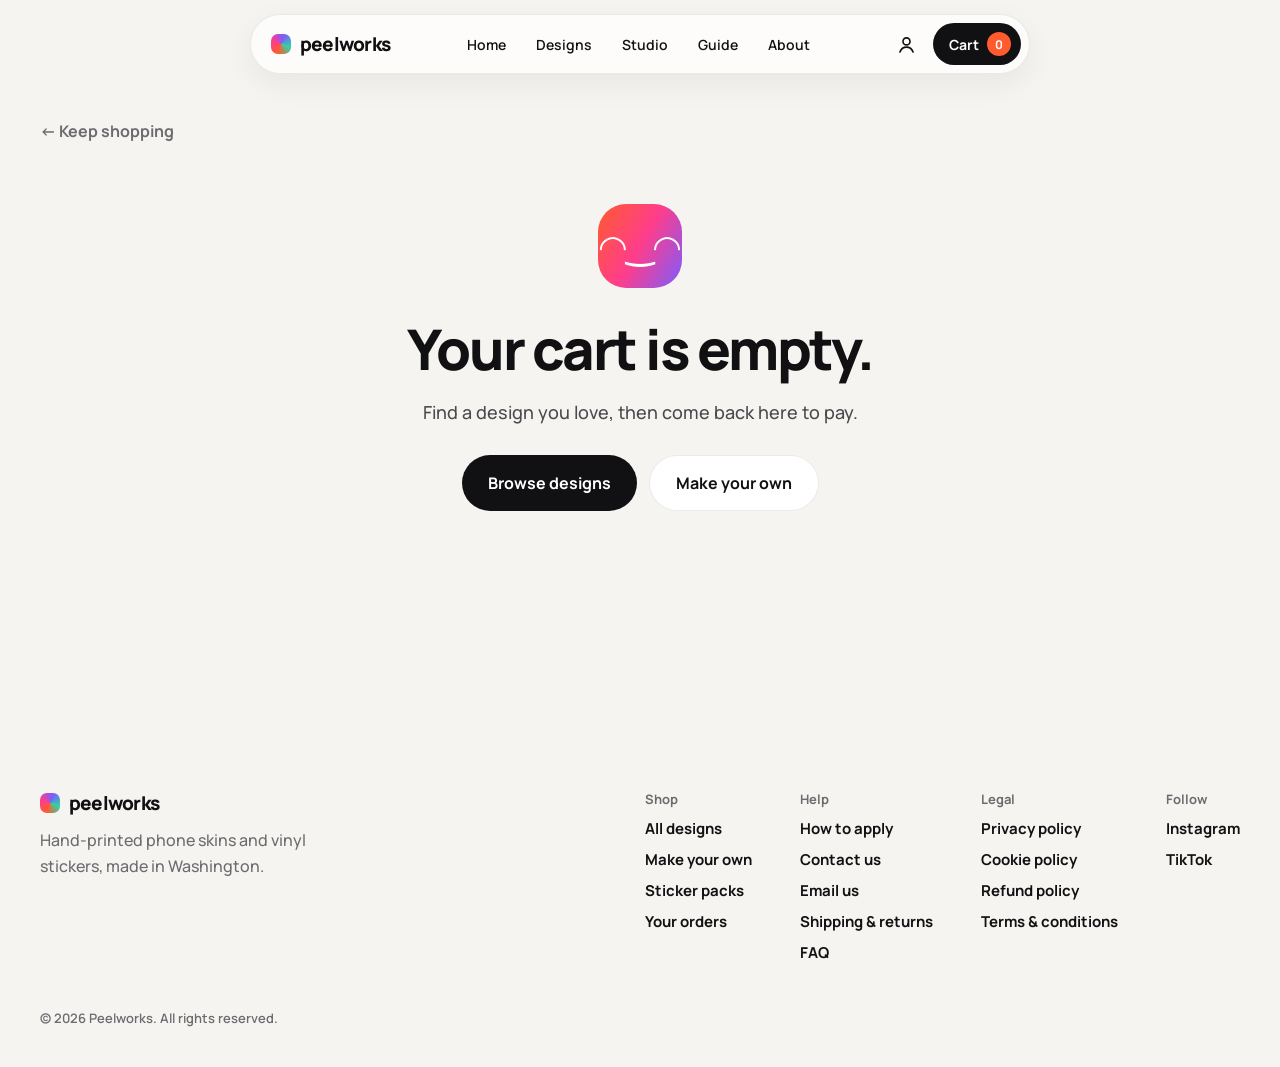
<file: checkout.html>
<!doctype html>
<html lang="en">
<head>
<meta charset="utf-8">
<meta name="viewport" content="width=device-width, initial-scale=1">
<title>Checkout — Peelworks</title>
<meta name="robots" content="noindex">
<!-- Stripe.js must always load straight from Stripe (never copy it into this site). -->
<script src="https://js.stripe.com/dahlia/stripe.js"></script>
<link rel="preconnect" href="https://fonts.googleapis.com">
<link rel="preconnect" href="https://fonts.gstatic.com" crossorigin>
<link href="https://fonts.googleapis.com/css2?family=Manrope:wght@400;500;600;700;800&display=swap" rel="stylesheet">
<link rel="icon" href="data:image/svg+xml,%3Csvg xmlns=%27http://www.w3.org/2000/svg%27 viewBox=%270 0 32 32%27%3E%3Cdefs%3E%3ClinearGradient id=%27g%27 x1=%270%27 y1=%270%27 x2=%271%27 y2=%271%27%3E%3Cstop offset=%270%27 stop-color=%27%23ff5b2e%27/%3E%3Cstop offset=%27.5%27 stop-color=%27%23ff3d8b%27/%3E%3Cstop offset=%271%27 stop-color=%27%237c5cff%27/%3E%3C/linearGradient%3E%3C/defs%3E%3Crect width=%2732%27 height=%2732%27 rx=%2710%27 fill=%27url(%23g)%27/%3E%3C/svg%3E">
<meta name="theme-color" content="#f5f4f0">
<link rel="canonical" href="https://peel-work.com/checkout.html">
<meta property="og:type" content="website">
<meta property="og:site_name" content="Peelworks">
<meta property="og:title" content="Checkout — Peelworks">
<meta property="og:description" content="Hand-printed phone skins and vinyl stickers, made in Washington.">
<meta property="og:url" content="https://peel-work.com/checkout.html">
<meta property="og:image" content="https://peel-work.com/assets/og.png">
<meta property="og:image:width" content="1200">
<meta property="og:image:height" content="630">
<meta name="twitter:card" content="summary_large_image">
<meta name="twitter:image" content="https://peel-work.com/assets/og.png">
<link rel="stylesheet" href="assets/style.css">
</head>
<body data-page="checkout">

<main class="co-page">
  <div class="wrap">
    <a href="designs.html" class="co-back">&larr; Keep shopping</a>

    <!-- Paying -->
    <div class="co-grid" id="coPay" hidden>
      <section class="co-summary">
        <span class="eyebrow">Your order</span>
        <h1>Checkout</h1>
        <div class="co-lines" id="coLines"></div>
        <div class="co-totals">
          <div><span>Subtotal</span><b id="coSub"></b></div>
          <div><span>Shipping</span><b>Free</b></div>
        </div>
        <p class="co-note co-who" id="coWho"></p>
        <p class="co-note">Taxes and the final total are confirmed in the payment form.</p>
        <p class="co-note">By paying you agree to our <a href="terms.html">Terms</a> and <a href="refund-policy.html">Refund policy</a>.</p>
      </section>
      <section class="co-pay">
        <div class="co-loading" id="coLoading"><span class="spin dark"></span>Loading secure payment form…</div>
        <div id="checkout-form"></div>
        <p class="co-error" id="coError" role="alert" hidden></p>
        <p class="secure-note"><svg class="lock" viewBox="0 0 24 24" aria-hidden="true"><rect x="5" y="11" width="14" height="10" rx="3"/><path d="M8 11V8a4 4 0 0 1 8 0v3"/></svg> Payments are processed securely by Stripe. Card details never touch our site.</p>
      </section>
    </div>

    <!-- Other states -->
    <section class="co-state" id="coState" hidden>
      <div class="co-icon" id="coIcon"></div>
      <h1 id="coTitle"></h1>
      <p id="coText"></p>
      <div class="hero-ctas" id="coActions"></div>
    </section>
  </div>
</main>

<script src="assets/catalog.js"></script>
<script src="assets/core.js"></script>
<script src="assets/checkout.js"></script>
</body>
</html>
</file>
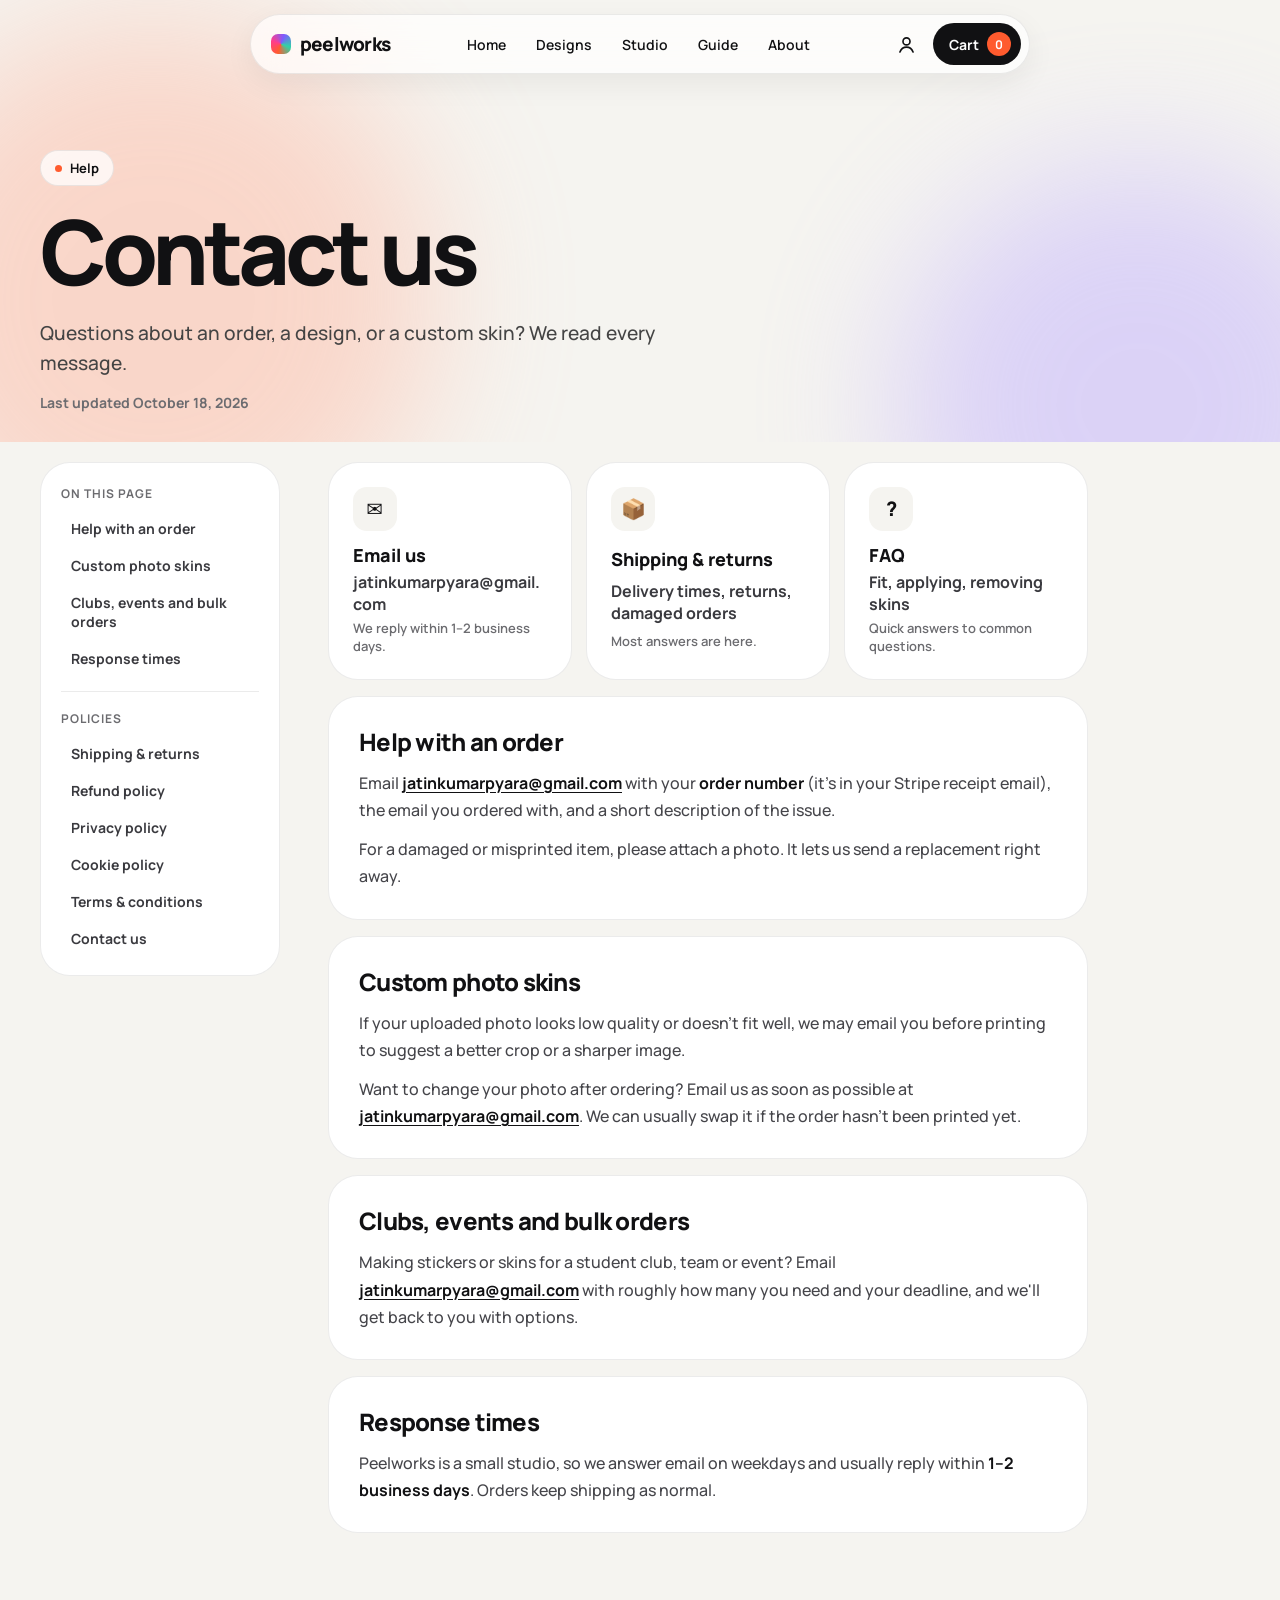
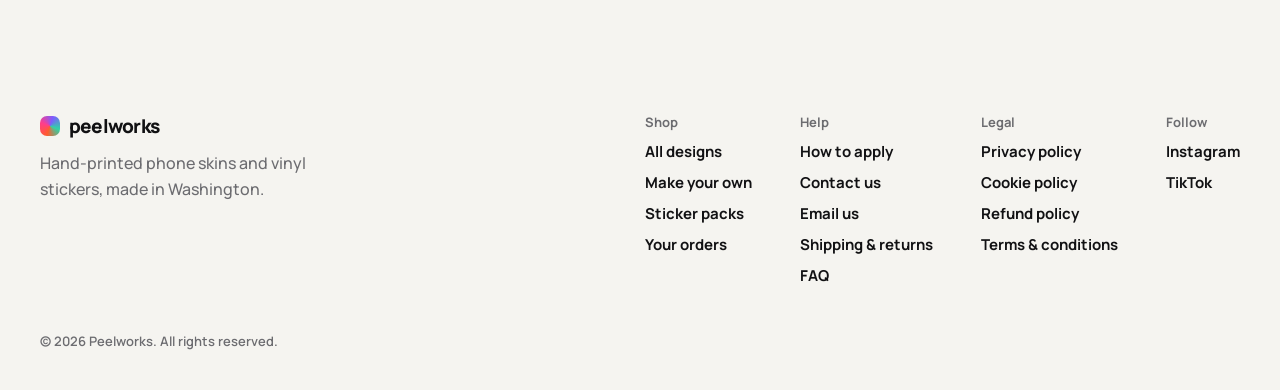
<file: contact.html>
<!doctype html>
<html lang="en">
<head>
<meta charset="utf-8">
<meta name="viewport" content="width=device-width, initial-scale=1">
<title>Contact us — Peelworks</title>
<meta name="description" content="Questions about an order, a design, or a custom skin? We read every message.">
<link rel="preconnect" href="https://fonts.googleapis.com">
<link rel="preconnect" href="https://fonts.gstatic.com" crossorigin>
<link href="https://fonts.googleapis.com/css2?family=Manrope:wght@400;500;600;700;800&display=swap" rel="stylesheet">
<link rel="icon" href="data:image/svg+xml,%3Csvg xmlns=%27http://www.w3.org/2000/svg%27 viewBox=%270 0 32 32%27%3E%3Cdefs%3E%3ClinearGradient id=%27g%27 x1=%270%27 y1=%270%27 x2=%271%27 y2=%271%27%3E%3Cstop offset=%270%27 stop-color=%27%23ff5b2e%27/%3E%3Cstop offset=%27.5%27 stop-color=%27%23ff3d8b%27/%3E%3Cstop offset=%271%27 stop-color=%27%237c5cff%27/%3E%3C/linearGradient%3E%3C/defs%3E%3Crect width=%2732%27 height=%2732%27 rx=%2710%27 fill=%27url(%23g)%27/%3E%3C/svg%3E">
<meta name="theme-color" content="#f5f4f0">
<link rel="canonical" href="https://peel-work.com/contact.html">
<meta property="og:type" content="website">
<meta property="og:site_name" content="Peelworks">
<meta property="og:title" content="Contact us — Peelworks">
<meta property="og:description" content="Questions about an order, a design, or a custom skin? We read every message.">
<meta property="og:url" content="https://peel-work.com/contact.html">
<meta property="og:image" content="https://peel-work.com/assets/og.png">
<meta property="og:image:width" content="1200">
<meta property="og:image:height" content="630">
<meta name="twitter:card" content="summary_large_image">
<meta name="twitter:image" content="https://peel-work.com/assets/og.png">
<link rel="stylesheet" href="assets/style.css">
</head>
<body data-page="contact">

<header class="page-head legal-head">
  <div class="blobs soft"><div class="blob b1"></div><div class="blob b2"></div></div>
  <div class="wrap">
    <span class="eyebrow fade-up">Help</span>
    <h1 class="page-title"><span class="line"><span>Contact us</span></span></h1>
    <p class="page-sub fade-up">Questions about an order, a design, or a custom skin? We read every message.</p>
    <p class="legal-updated fade-up">Last updated October 18, 2026</p>
  </div>
</header>

<main class="legal">
  <div class="wrap legal-grid">
    <nav class="legal-toc" aria-label="On this page"><b>On this page</b><a href="#order">Help with an order</a><a href="#custom">Custom photo skins</a><a href="#business">Clubs, events and bulk orders</a><a href="#hours">Response times</a><span class="legal-toc-sep"></span><b>Policies</b>
      <a href="shipping.html">Shipping &amp; returns</a><a href="refund-policy.html">Refund policy</a><a href="privacy-policy.html">Privacy policy</a><a href="cookie-policy.html">Cookie policy</a><a href="terms.html">Terms &amp; conditions</a><a href="contact.html">Contact us</a></nav>
    <article class="legal-body"><div class="contact-cards reveal">
  <a class="contact-card" href="mailto:jatinkumarpyara@gmail.com?subject=Peelworks%20question"><span class="cc-icon">✉</span><b>Email us</b><span>jatinkumarpyara@gmail.com</span><small>We reply within 1–2 business days.</small></a>
  <a class="contact-card" href="shipping.html"><span class="cc-icon">📦</span><b>Shipping &amp; returns</b><span>Delivery times, returns, damaged orders</span><small>Most answers are here.</small></a>
  <a class="contact-card" href="about.html#faq"><span class="cc-icon">?</span><b>FAQ</b><span>Fit, applying, removing skins</span><small>Quick answers to common questions.</small></a>
</div><section class="legal-sec reveal" id="order"><h2>Help with an order</h2><p>Email <a href="mailto:jatinkumarpyara@gmail.com?subject=Peelworks%20question">jatinkumarpyara@gmail.com</a> with your <b>order number</b> (it's in your Stripe receipt email), the email you ordered with, and a short description of the issue.</p><p>For a damaged or misprinted item, please attach a photo. It lets us send a replacement right away.</p></section><section class="legal-sec reveal" id="custom"><h2>Custom photo skins</h2><p>If your uploaded photo looks low quality or doesn't fit well, we may email you before printing to suggest a better crop or a sharper image.</p><p>Want to change your photo after ordering? Email us as soon as possible at <a href="mailto:jatinkumarpyara@gmail.com?subject=Peelworks%20question">jatinkumarpyara@gmail.com</a>. We can usually swap it if the order hasn't been printed yet.</p></section><section class="legal-sec reveal" id="business"><h2>Clubs, events and bulk orders</h2><p>Making stickers or skins for a student club, team or event? Email <a href="mailto:jatinkumarpyara@gmail.com?subject=Peelworks%20question">jatinkumarpyara@gmail.com</a> with roughly how many you need and your deadline, and we'll get back to you with options.</p></section><section class="legal-sec reveal" id="hours"><h2>Response times</h2><p>Peelworks is a small studio, so we answer email on weekdays and usually reply within <b>1–2 business days</b>. Orders keep shipping as normal.</p></section></article>
  </div>
</main>

<script src="assets/catalog.js"></script>
<script src="assets/core.js"></script>
</body>
</html>
</file>
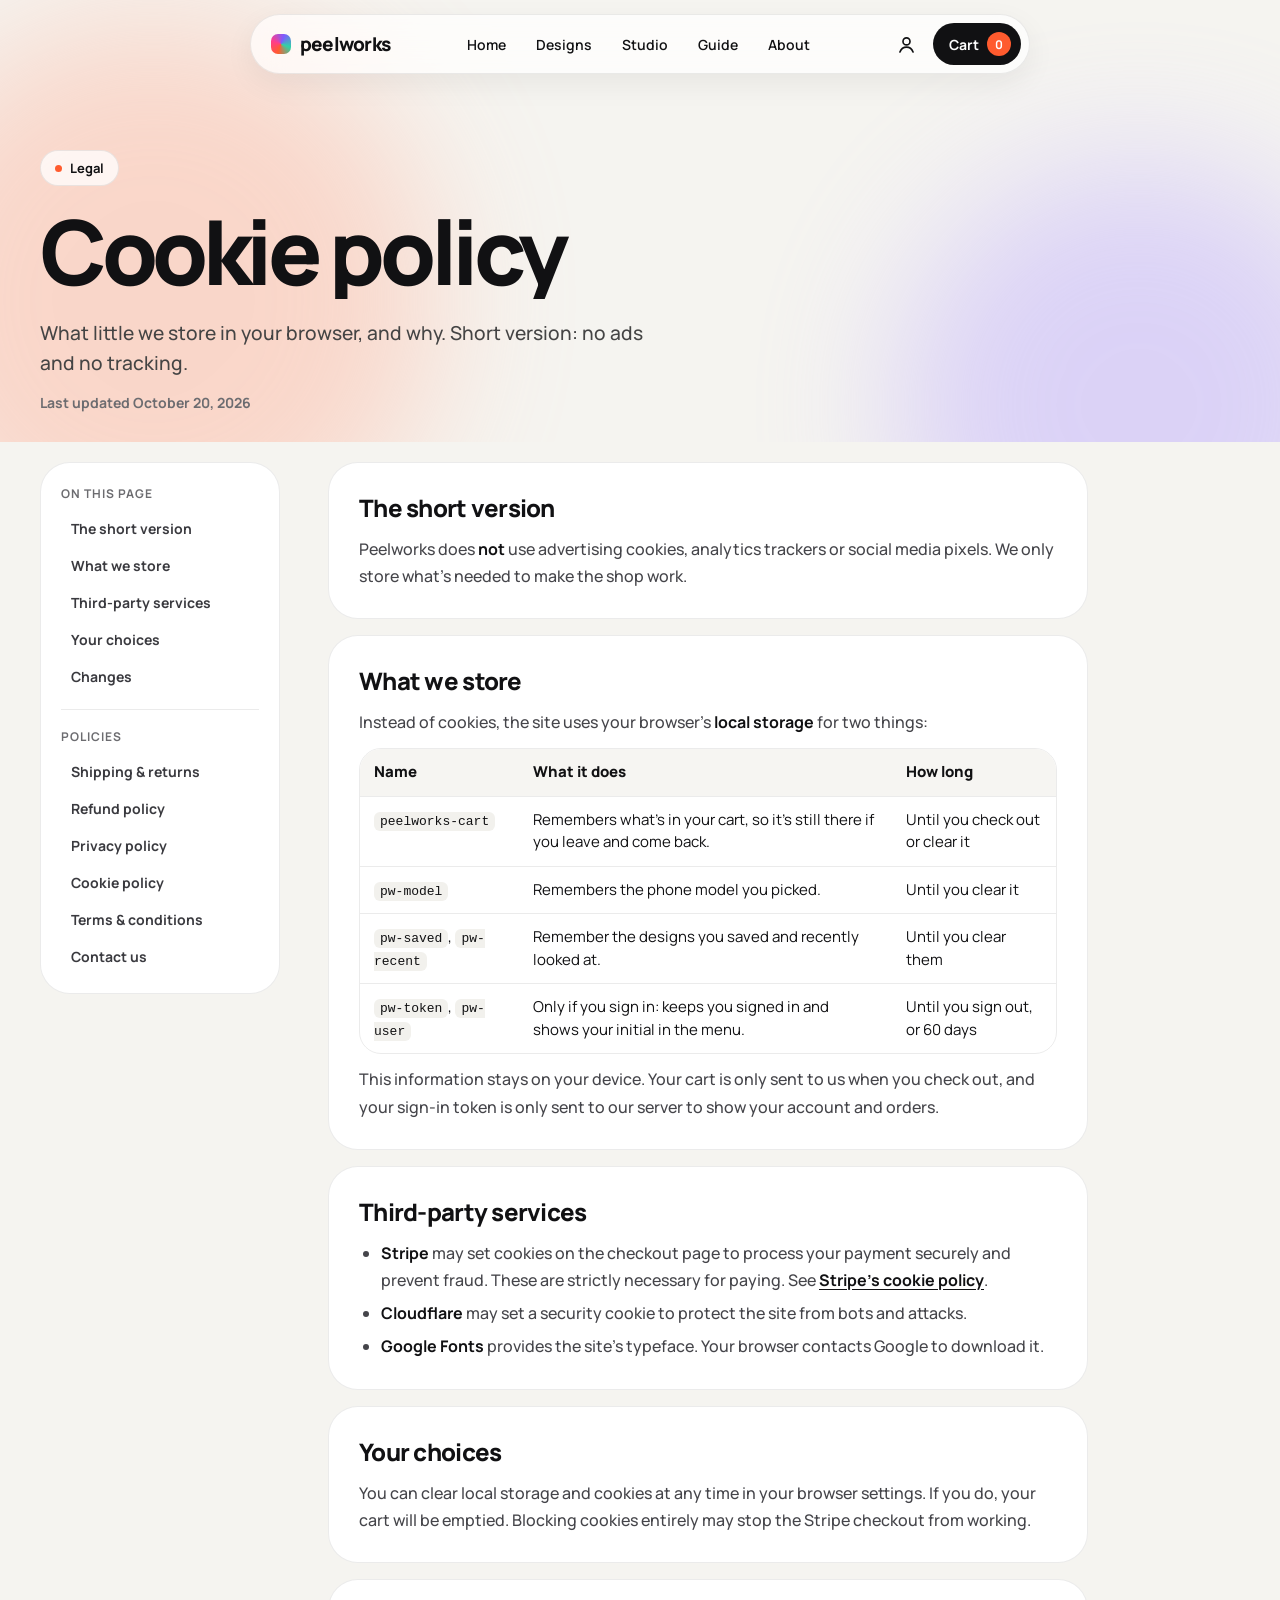
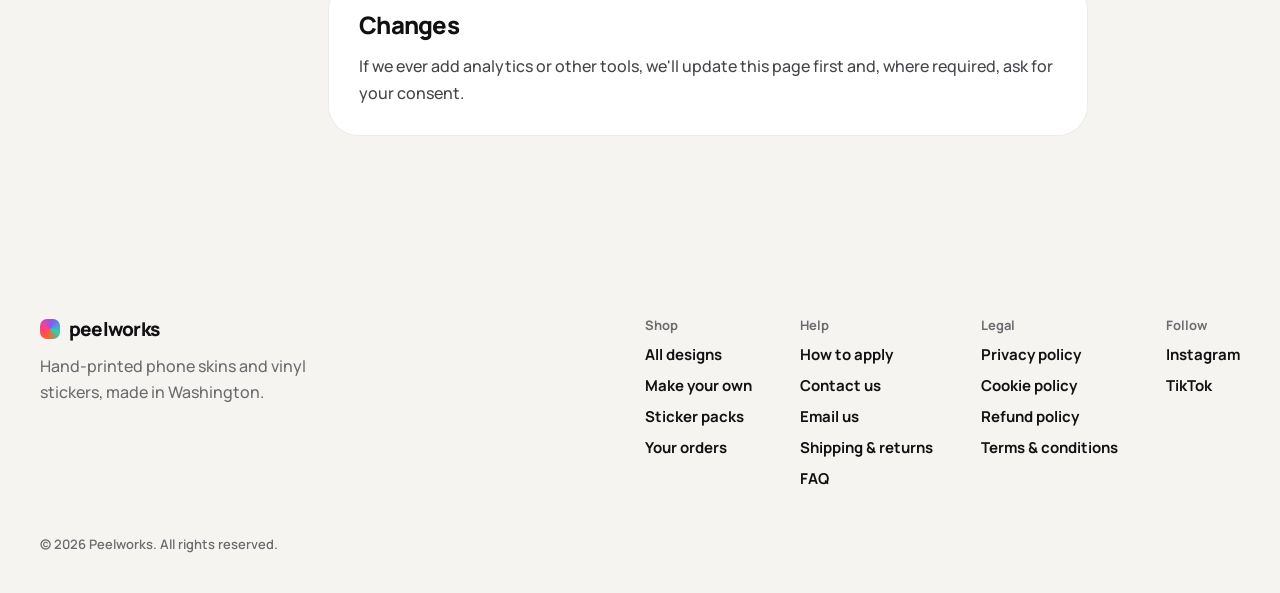
<file: cookie-policy.html>
<!doctype html>
<html lang="en">
<head>
<meta charset="utf-8">
<meta name="viewport" content="width=device-width, initial-scale=1">
<title>Cookie policy — Peelworks</title>
<meta name="description" content="What little we store in your browser, and why. Short version: no ads and no tracking.">
<link rel="preconnect" href="https://fonts.googleapis.com">
<link rel="preconnect" href="https://fonts.gstatic.com" crossorigin>
<link href="https://fonts.googleapis.com/css2?family=Manrope:wght@400;500;600;700;800&display=swap" rel="stylesheet">
<link rel="icon" href="data:image/svg+xml,%3Csvg xmlns=%27http://www.w3.org/2000/svg%27 viewBox=%270 0 32 32%27%3E%3Cdefs%3E%3ClinearGradient id=%27g%27 x1=%270%27 y1=%270%27 x2=%271%27 y2=%271%27%3E%3Cstop offset=%270%27 stop-color=%27%23ff5b2e%27/%3E%3Cstop offset=%27.5%27 stop-color=%27%23ff3d8b%27/%3E%3Cstop offset=%271%27 stop-color=%27%237c5cff%27/%3E%3C/linearGradient%3E%3C/defs%3E%3Crect width=%2732%27 height=%2732%27 rx=%2710%27 fill=%27url(%23g)%27/%3E%3C/svg%3E">
<meta name="theme-color" content="#f5f4f0">
<link rel="canonical" href="https://peel-work.com/cookie-policy.html">
<meta property="og:type" content="website">
<meta property="og:site_name" content="Peelworks">
<meta property="og:title" content="Cookie policy — Peelworks">
<meta property="og:description" content="What little we store in your browser, and why. Short version: no ads and no tracking.">
<meta property="og:url" content="https://peel-work.com/cookie-policy.html">
<meta property="og:image" content="https://peel-work.com/assets/og.png">
<meta property="og:image:width" content="1200">
<meta property="og:image:height" content="630">
<meta name="twitter:card" content="summary_large_image">
<meta name="twitter:image" content="https://peel-work.com/assets/og.png">
<link rel="stylesheet" href="assets/style.css">
</head>
<body data-page="cookies">

<header class="page-head legal-head">
  <div class="blobs soft"><div class="blob b1"></div><div class="blob b2"></div></div>
  <div class="wrap">
    <span class="eyebrow fade-up">Legal</span>
    <h1 class="page-title"><span class="line"><span>Cookie policy</span></span></h1>
    <p class="page-sub fade-up">What little we store in your browser, and why. Short version: no ads and no tracking.</p>
    <p class="legal-updated fade-up">Last updated October 20, 2026</p>
  </div>
</header>

<main class="legal">
  <div class="wrap legal-grid">
    <nav class="legal-toc" aria-label="On this page"><b>On this page</b><a href="#summary">The short version</a><a href="#ours">What we store</a><a href="#third">Third-party services</a><a href="#control">Your choices</a><a href="#changes">Changes</a><span class="legal-toc-sep"></span><b>Policies</b>
      <a href="shipping.html">Shipping &amp; returns</a><a href="refund-policy.html">Refund policy</a><a href="privacy-policy.html">Privacy policy</a><a href="cookie-policy.html">Cookie policy</a><a href="terms.html">Terms &amp; conditions</a><a href="contact.html">Contact us</a></nav>
    <article class="legal-body"><section class="legal-sec reveal" id="summary"><h2>The short version</h2><p>Peelworks does <b>not</b> use advertising cookies, analytics trackers or social media pixels. We only store what's needed to make the shop work.</p></section><section class="legal-sec reveal" id="ours"><h2>What we store</h2><p>Instead of cookies, the site uses your browser's <b>local storage</b> for two things:</p><div class="legal-table"><table><thead><tr><th>Name</th><th>What it does</th><th>How long</th></tr></thead><tbody><tr><td><code>peelworks-cart</code></td><td>Remembers what's in your cart, so it's still there if you leave and come back.</td><td>Until you check out or clear it</td></tr><tr><td><code>pw-model</code></td><td>Remembers the phone model you picked.</td><td>Until you clear it</td></tr><tr><td><code>pw-saved</code>, <code>pw-recent</code></td><td>Remember the designs you saved and recently looked at.</td><td>Until you clear them</td></tr><tr><td><code>pw-token</code>, <code>pw-user</code></td><td>Only if you sign in: keeps you signed in and shows your initial in the menu.</td><td>Until you sign out, or 60 days</td></tr></tbody></table></div><p>This information stays on your device. Your cart is only sent to us when you check out, and your sign-in token is only sent to our server to show your account and orders.</p></section><section class="legal-sec reveal" id="third"><h2>Third-party services</h2><ul><li><b>Stripe</b> may set cookies on the checkout page to process your payment securely and prevent fraud. These are strictly necessary for paying. See <a href="https://stripe.com/cookies-policy/legal" target="_blank" rel="noopener">Stripe's cookie policy</a>.</li><li><b>Cloudflare</b> may set a security cookie to protect the site from bots and attacks.</li><li><b>Google Fonts</b> provides the site's typeface. Your browser contacts Google to download it.</li></ul></section><section class="legal-sec reveal" id="control"><h2>Your choices</h2><p>You can clear local storage and cookies at any time in your browser settings. If you do, your cart will be emptied. Blocking cookies entirely may stop the Stripe checkout from working.</p></section><section class="legal-sec reveal" id="changes"><h2>Changes</h2><p>If we ever add analytics or other tools, we'll update this page first and, where required, ask for your consent.</p></section></article>
  </div>
</main>

<script src="assets/catalog.js"></script>
<script src="assets/core.js"></script>
</body>
</html>
</file>
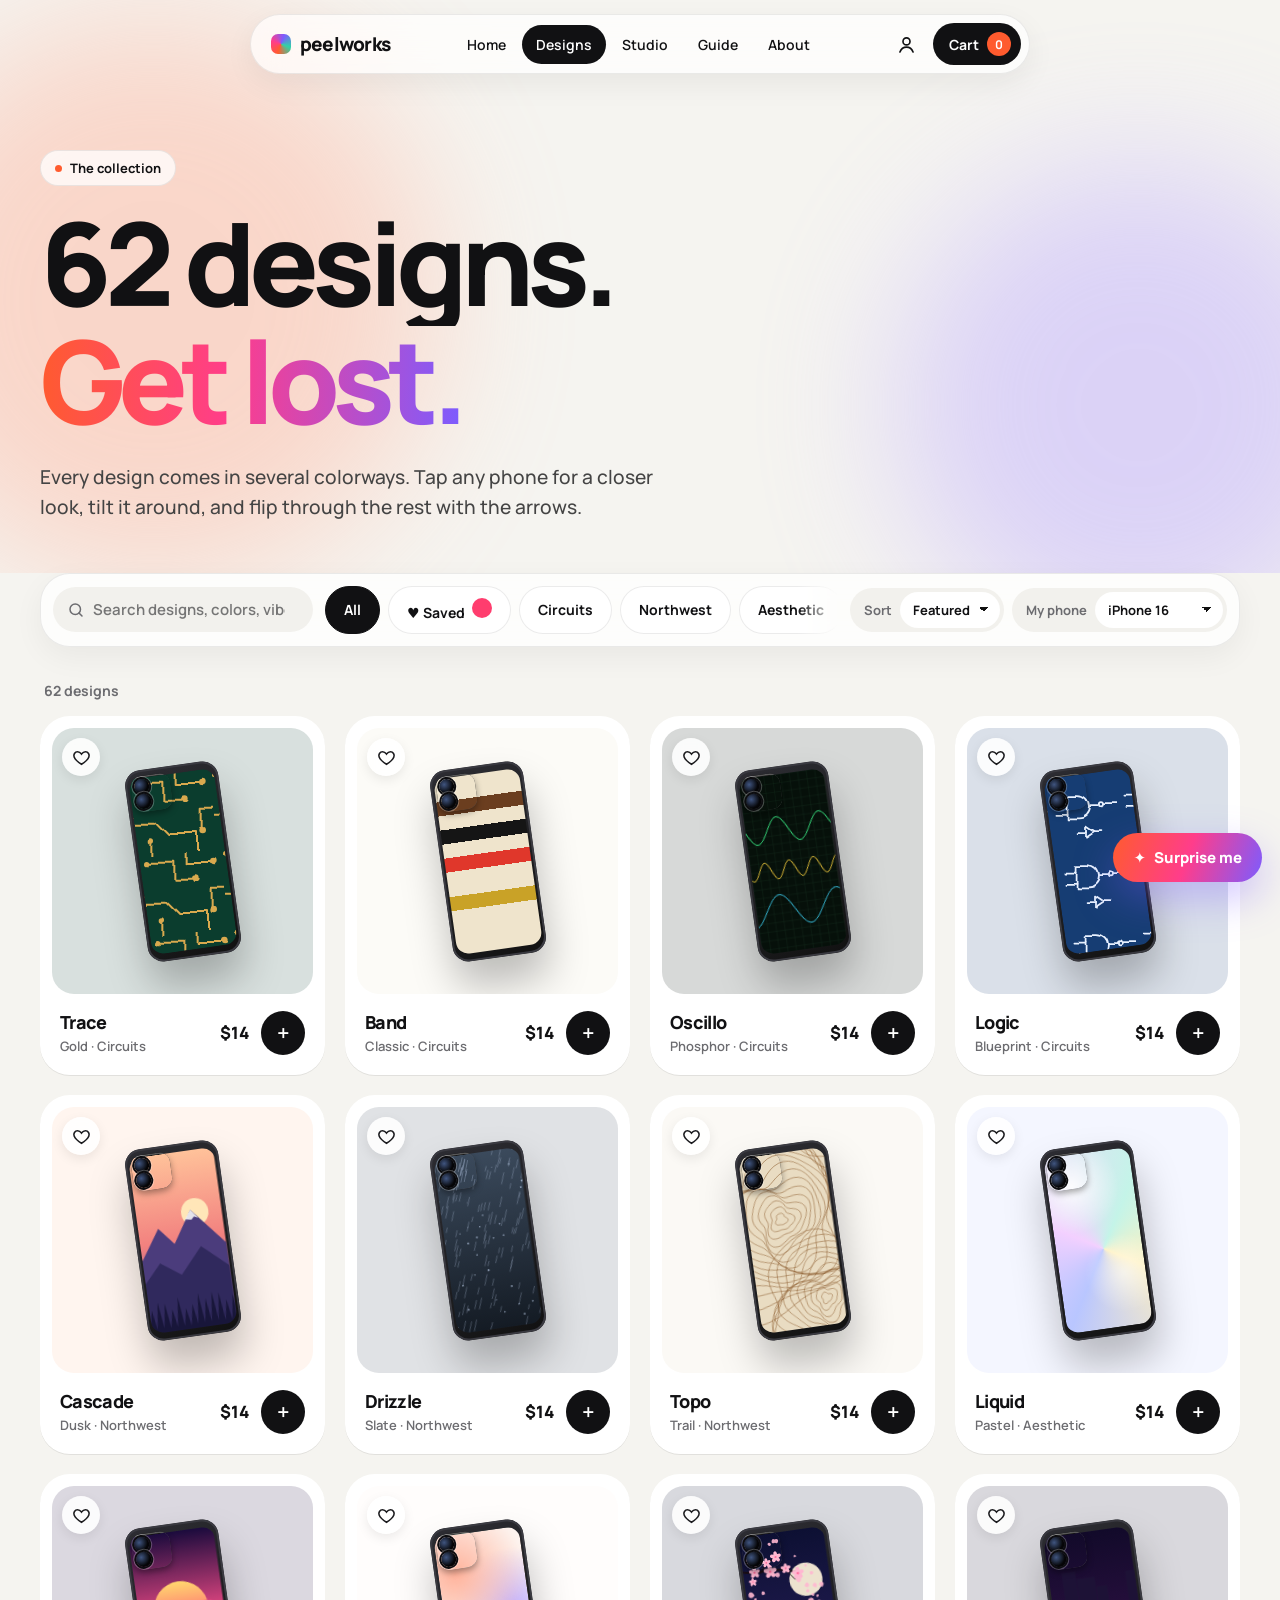
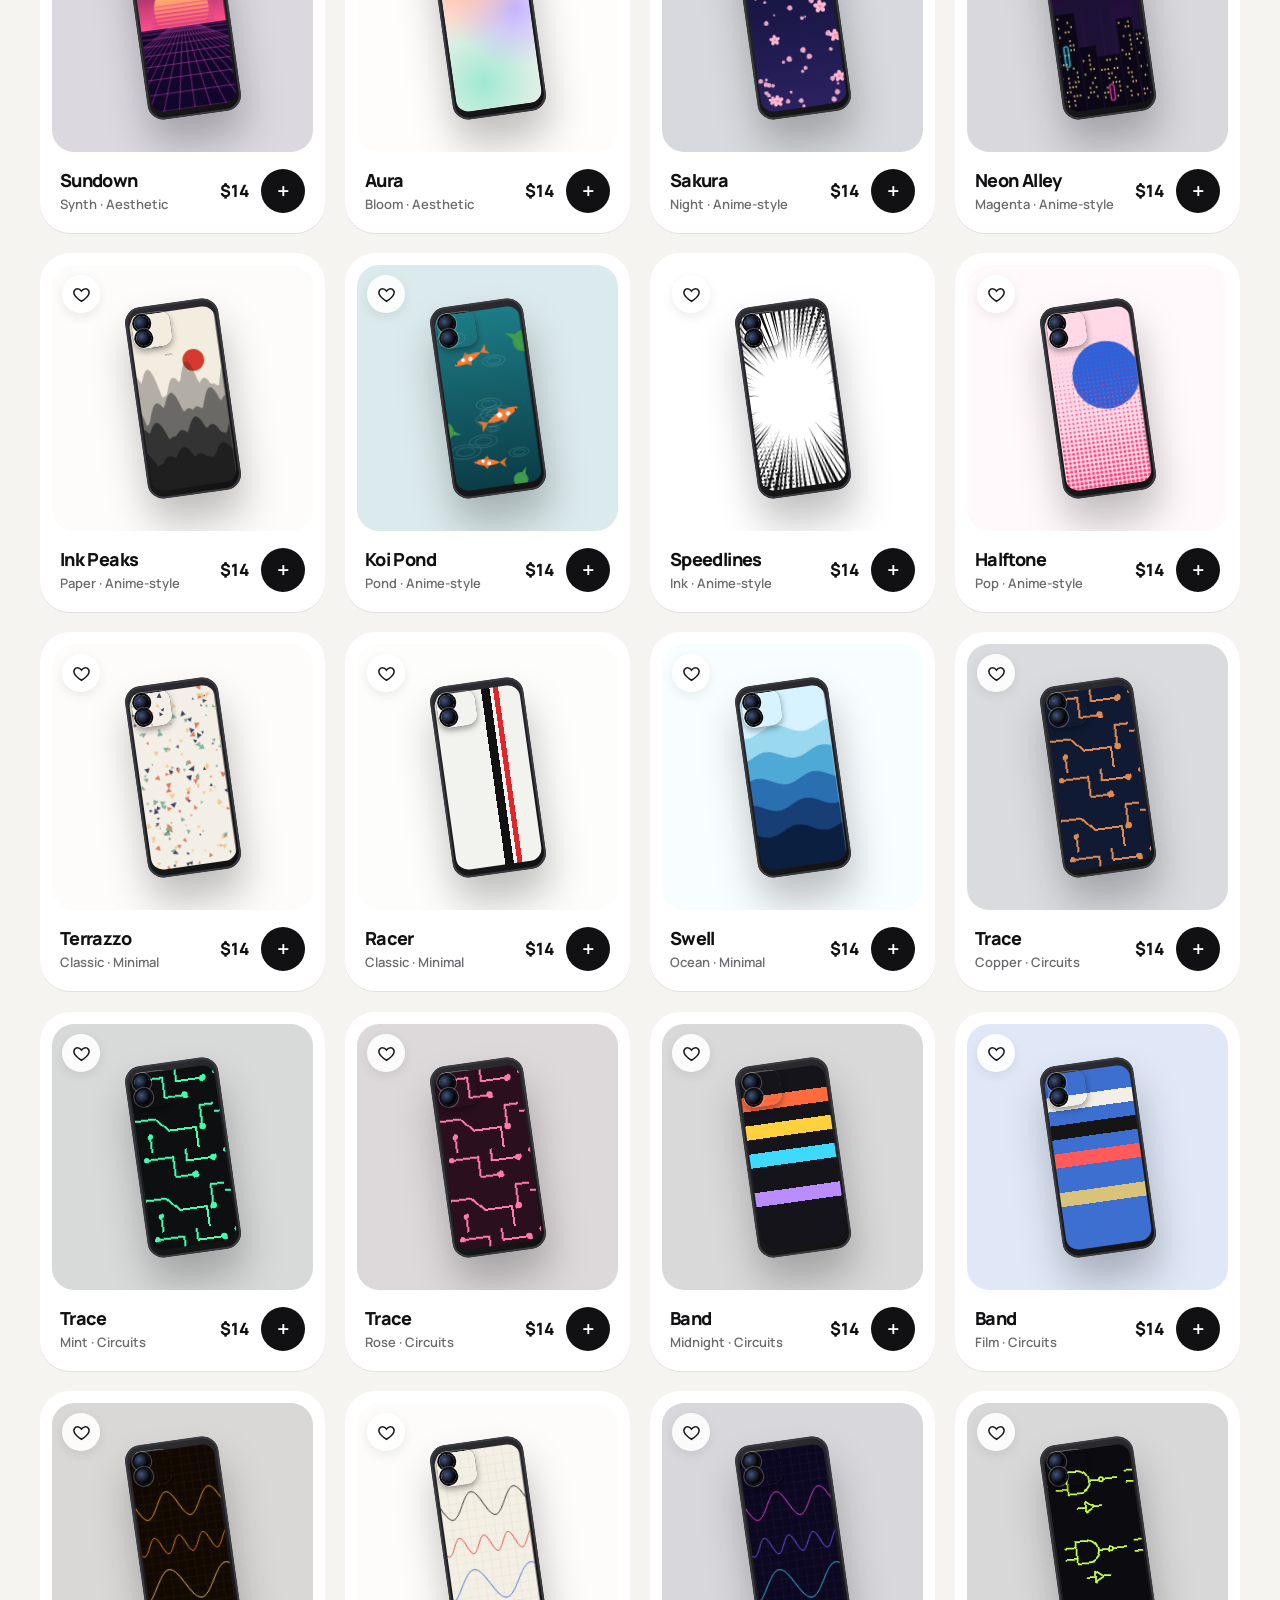
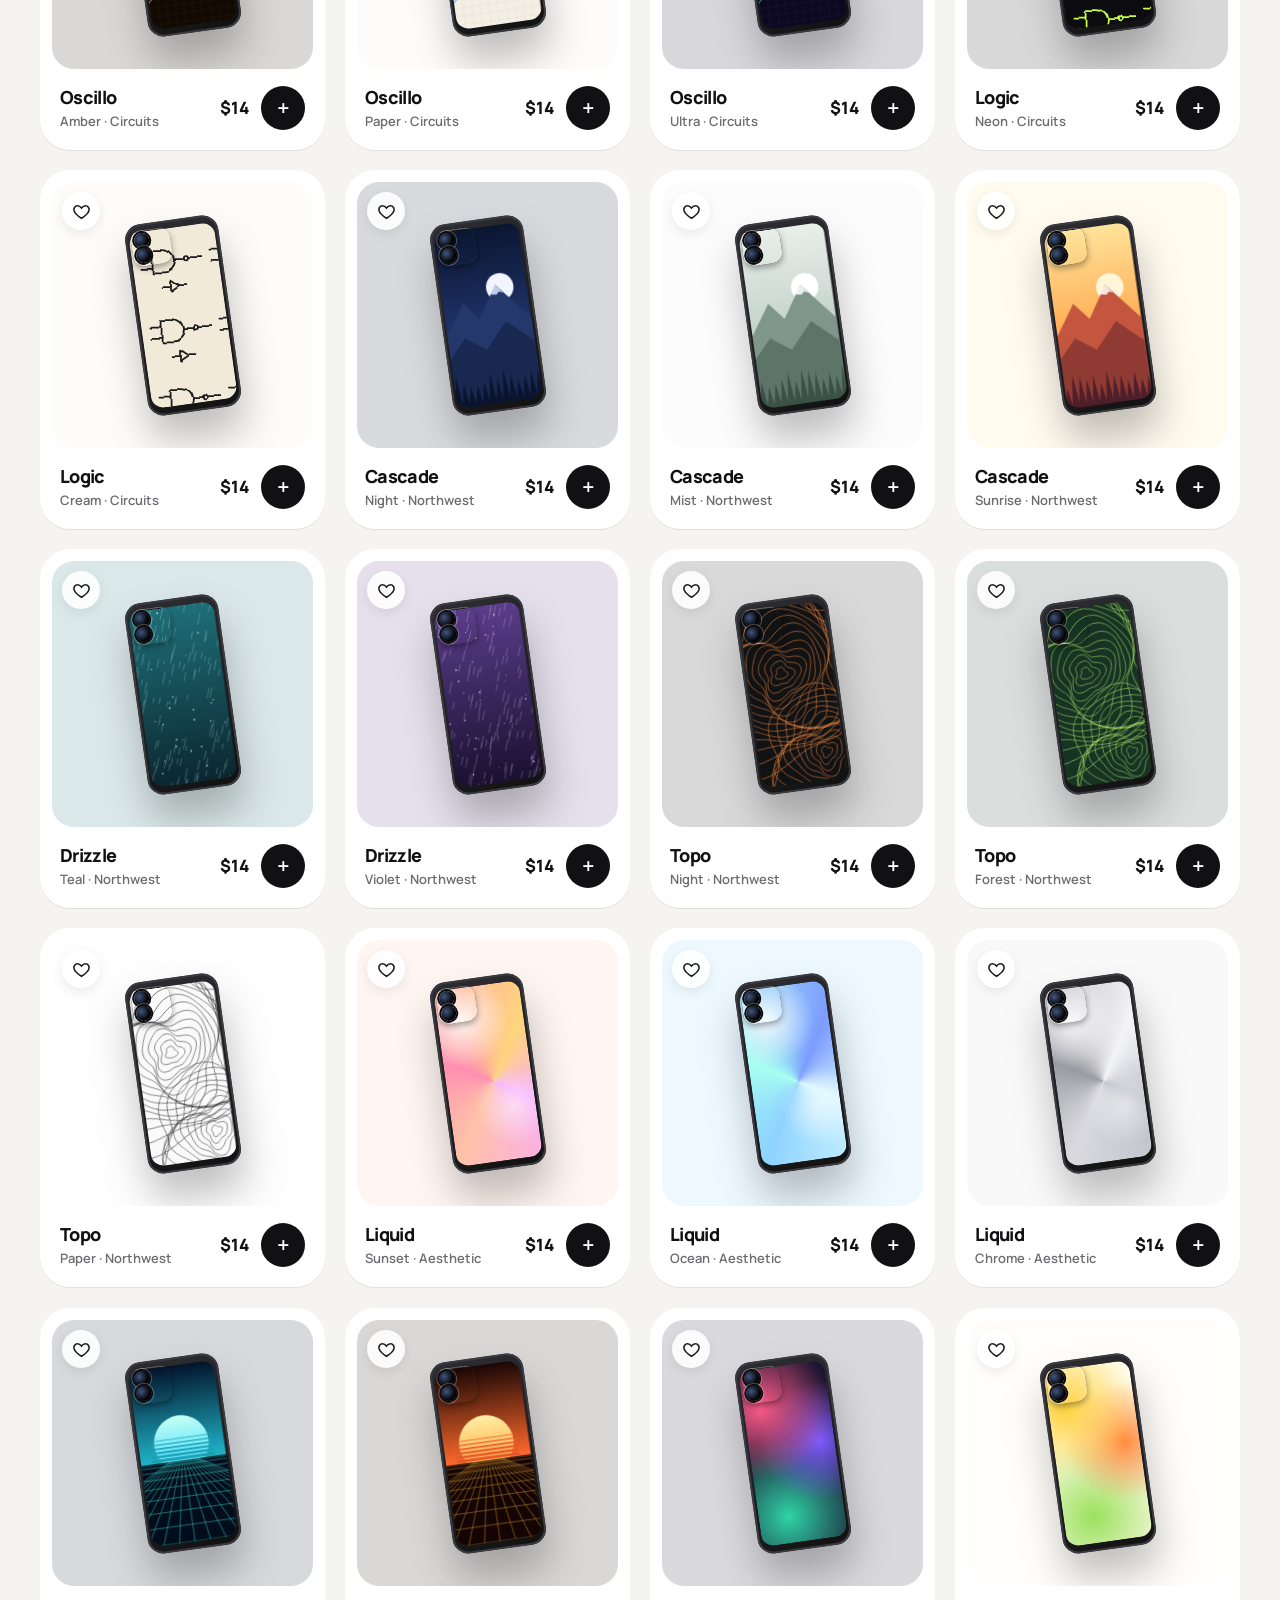
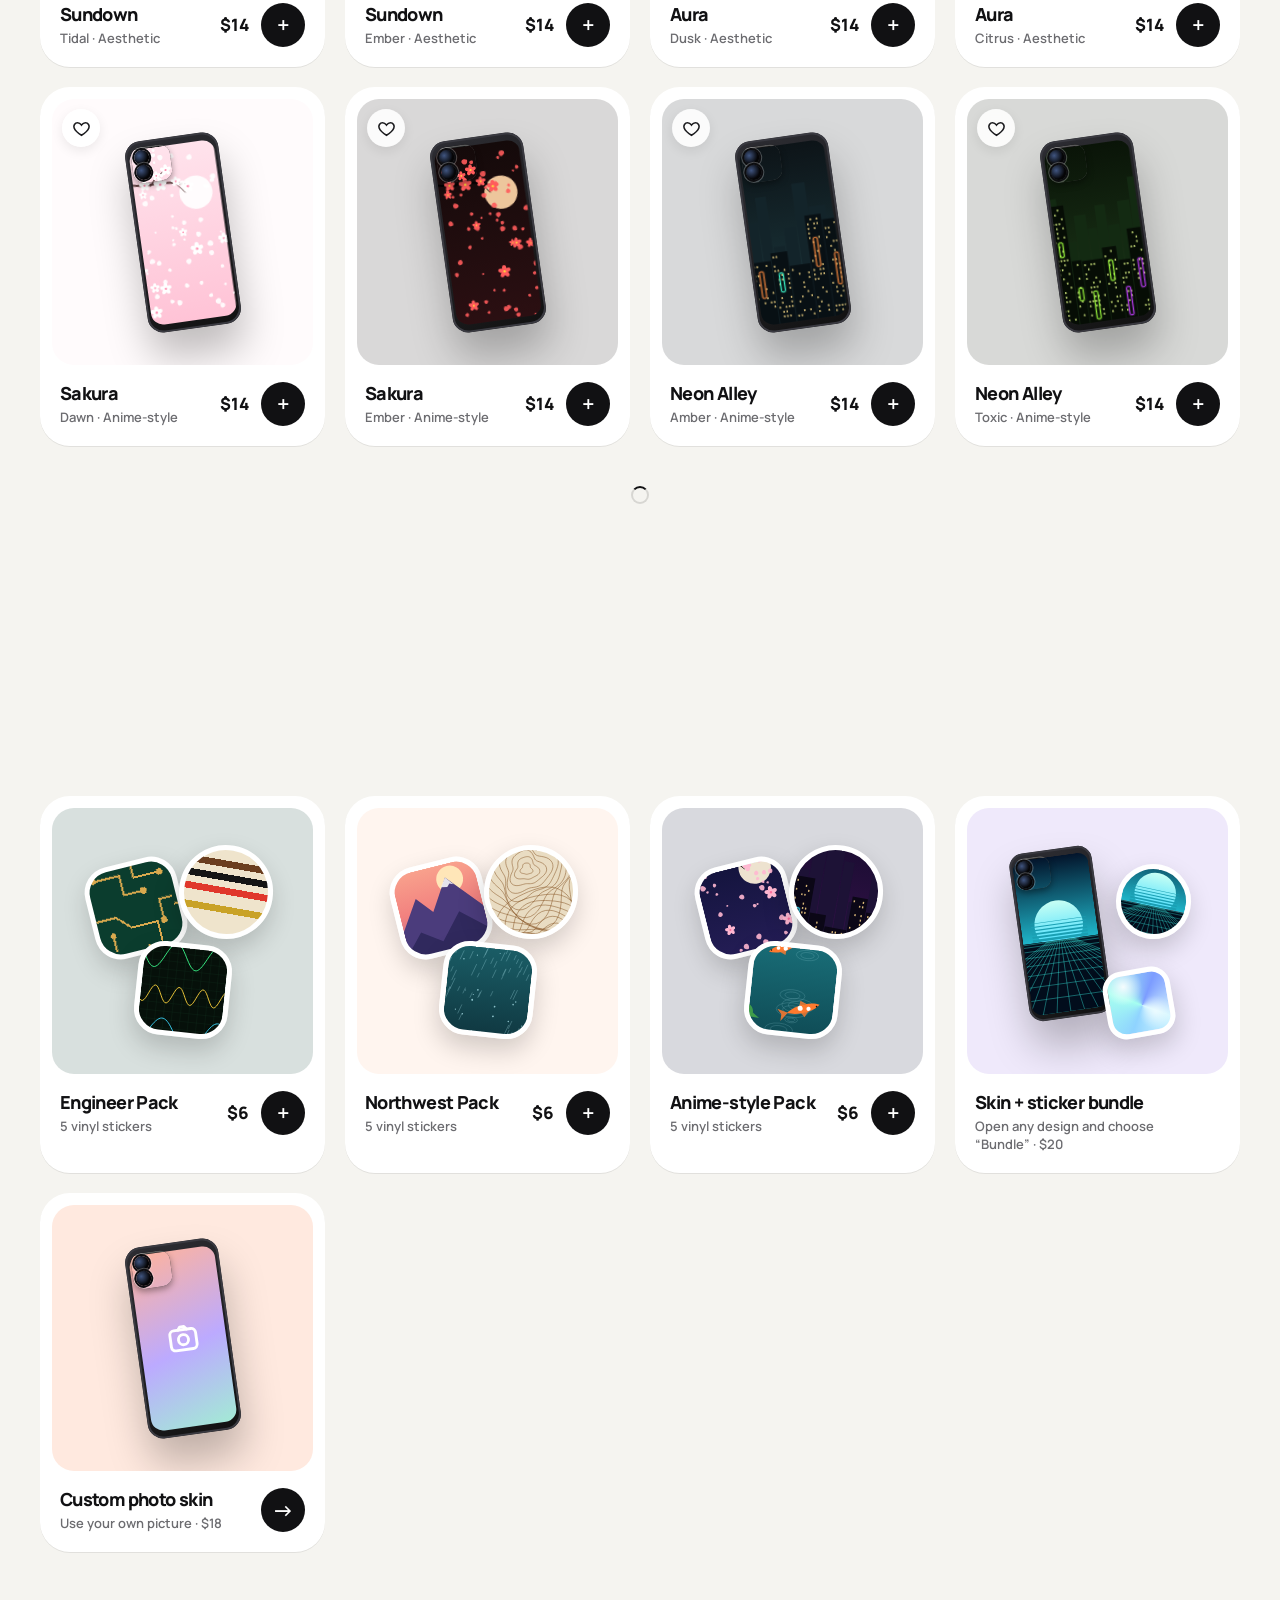
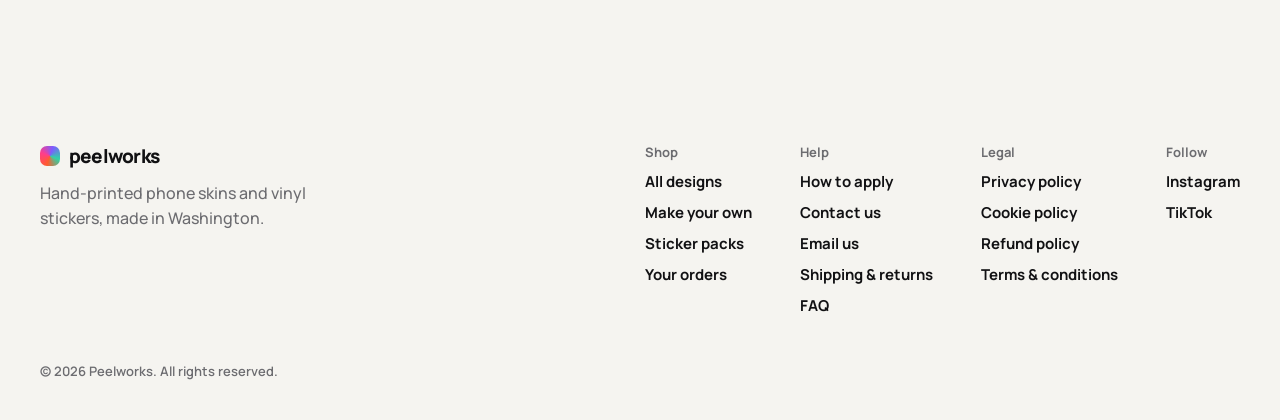
<file: designs.html>
<!doctype html>
<html lang="en">
<head>
<meta charset="utf-8">
<meta name="viewport" content="width=device-width, initial-scale=1">
<title>All designs — Peelworks</title>
<meta name="description" content="Browse every Peelworks phone skin design: circuits, Northwest, aesthetic, anime-style and minimal.">
<link rel="preconnect" href="https://fonts.googleapis.com">
<link rel="preconnect" href="https://fonts.gstatic.com" crossorigin>
<link href="https://fonts.googleapis.com/css2?family=Manrope:wght@400;500;600;700;800&display=swap" rel="stylesheet">
<link rel="icon" href="data:image/svg+xml,%3Csvg xmlns=%27http://www.w3.org/2000/svg%27 viewBox=%270 0 32 32%27%3E%3Cdefs%3E%3ClinearGradient id=%27g%27 x1=%270%27 y1=%270%27 x2=%271%27 y2=%271%27%3E%3Cstop offset=%270%27 stop-color=%27%23ff5b2e%27/%3E%3Cstop offset=%27.5%27 stop-color=%27%23ff3d8b%27/%3E%3Cstop offset=%271%27 stop-color=%27%237c5cff%27/%3E%3C/linearGradient%3E%3C/defs%3E%3Crect width=%2732%27 height=%2732%27 rx=%2710%27 fill=%27url(%23g)%27/%3E%3C/svg%3E">
<meta name="theme-color" content="#f5f4f0">
<link rel="canonical" href="https://peel-work.com/designs.html">
<meta property="og:type" content="website">
<meta property="og:site_name" content="Peelworks">
<meta property="og:title" content="All designs — Peelworks">
<meta property="og:description" content="Browse every Peelworks phone skin design: circuits, Northwest, aesthetic, anime-style and minimal.">
<meta property="og:url" content="https://peel-work.com/designs.html">
<meta property="og:image" content="https://peel-work.com/assets/og.png">
<meta property="og:image:width" content="1200">
<meta property="og:image:height" content="630">
<meta name="twitter:card" content="summary_large_image">
<meta name="twitter:image" content="https://peel-work.com/assets/og.png">
<link rel="stylesheet" href="assets/style.css">
</head>
<body data-page="designs">

<header class="page-head">
  <div class="blobs soft"><div class="blob b1"></div><div class="blob b2"></div></div>
  <div class="wrap">
    <span class="eyebrow fade-up">The collection</span>
    <h1 class="page-title"><span class="line"><span><span id="totalCount"></span> designs.</span></span><span class="line"><span class="grad-text">Get lost.</span></span></h1>
    <p class="page-sub fade-up">Every design comes in several colorways. Tap any phone for a closer look, tilt it around, and flip through the rest with the arrows.</p>
  </div>
</header>

<div class="toolbar" id="toolbar">
  <div class="wrap toolbar-inner">
    <label class="search"><svg viewBox="0 0 24 24" aria-hidden="true"><circle cx="11" cy="11" r="7"/><path d="M20 20l-4-4"/></svg><input type="search" id="search" placeholder="Search designs, colors, vibes…" aria-label="Search designs"></label>
    <div class="chips" id="chips"></div>
    <div class="toolbar-right">
      <label class="mini-select">Sort <select id="sort"><option value="featured">Featured</option><option value="az">A–Z</option><option value="shuffle">Shuffle</option></select></label>
      <label class="mini-select">My phone <select data-model id="tbModel"></select></label>
    </div>
  </div>
</div>

<section class="recent wrap" id="recent" hidden>
  <div class="recent-head"><b>Recently viewed</b><button class="link-btn" id="clearRecent">Clear</button></div>
  <div class="recent-row" id="recentRow"></div>
</section>

<main class="gallery">
  <div class="wrap">
    <p class="result-count" id="resultCount"></p>
    <div class="grid" id="grid"></div>
    <div class="sentinel" id="sentinel"><span class="spin dark"></span></div>
    <p class="end-note" id="endNote" hidden></p>
  </div>
</main>

<section class="packs" id="packs">
  <div class="wrap">
    <div class="section-head reveal"><div><span class="eyebrow">Extras</span><h2>Sticker packs &amp; bundles.</h2></div></div>
    <div class="grid" id="packGrid"></div>
  </div>
</section>

<button class="surprise magnetic" id="surprise"><span>✦</span> Surprise me</button>

<div class="qv" id="qv" aria-hidden="true">
  <div class="qv-backdrop" data-close></div>
  <div class="qv-panel" role="dialog" aria-modal="true" aria-labelledby="qvName">
    <button class="icon-btn qv-close" data-close aria-label="Close">&times;</button>
    <div class="qv-stage" id="qvStage">
      <div class="bobber">
        <div class="phone" id="qvPhone">
          <div class="face glass">
            <div class="layer"><div class="fill" id="qvFill"></div></div>
            <div class="cam"><div class="cam-skin" id="qvCam"></div><i></i><i></i><i></i><b></b></div>
            <div class="try-glare" id="qvGlare"></div>
          </div>
        </div>
      </div>
      <button class="qv-nav prev" id="qvPrev" aria-label="Previous design">&larr;</button>
      <button class="qv-nav next" id="qvNext" aria-label="Next design">&rarr;</button>
      <span class="qv-pos" id="qvPos"></span>
    </div>
    <div class="qv-info">
      <div class="qv-top"><span class="eyebrow" id="qvTag"></span>
        <div class="qv-tools"><button class="fav fav-lg" id="qvFav" data-fav="" aria-label="Save design" aria-pressed="false"><svg viewBox="0 0 24 24" aria-hidden="true"><path d="M12 20.5s-7.5-4.6-9.3-9.2C1.5 8.2 3.6 4.8 7 4.8c2 0 3.6 1.1 5 2.9 1.4-1.8 3-2.9 5-2.9 3.4 0 5.5 3.4 4.3 6.5-1.8 4.6-9.3 9.2-9.3 9.2z"/></svg></button>
        <button class="icon-btn share-btn" id="qvShare" aria-label="Share this design"><svg viewBox="0 0 24 24" aria-hidden="true"><path d="M12 15V3M7 8l5-5 5 5M5 13v6a2 2 0 0 0 2 2h10a2 2 0 0 0 2-2v-6"/></svg></button></div></div>
      <h2 id="qvName"></h2>
      <p class="qv-way" id="qvWay"></p>
      <p class="desc" id="qvDesc"></p>
      <p class="qv-label">Colorways</p>
      <div class="swatches small" id="qvWays"></div>
      <label class="field">Phone model <select data-model id="qvModel"></select></label>
      <div id="qvModelHelp"></div>
      <div class="qv-buy">
        <button class="btn btn-dark" id="qvAdd">Add skin · <span id="qvPrice"></span></button>
        <button class="btn btn-light" id="qvBundle">Bundle + 5 stickers · <span id="qvBundlePrice"></span></button>
      </div>
      <div id="qvTrust"></div>
      <a class="link-btn" id="qvStudio" href="studio.html">Open in Studio &rarr;</a>
    </div>
  </div>
</div>

<script src="assets/catalog.js"></script>
<script src="assets/core.js"></script>
<script src="assets/shop.js"></script>
</body>
</html>
</file>
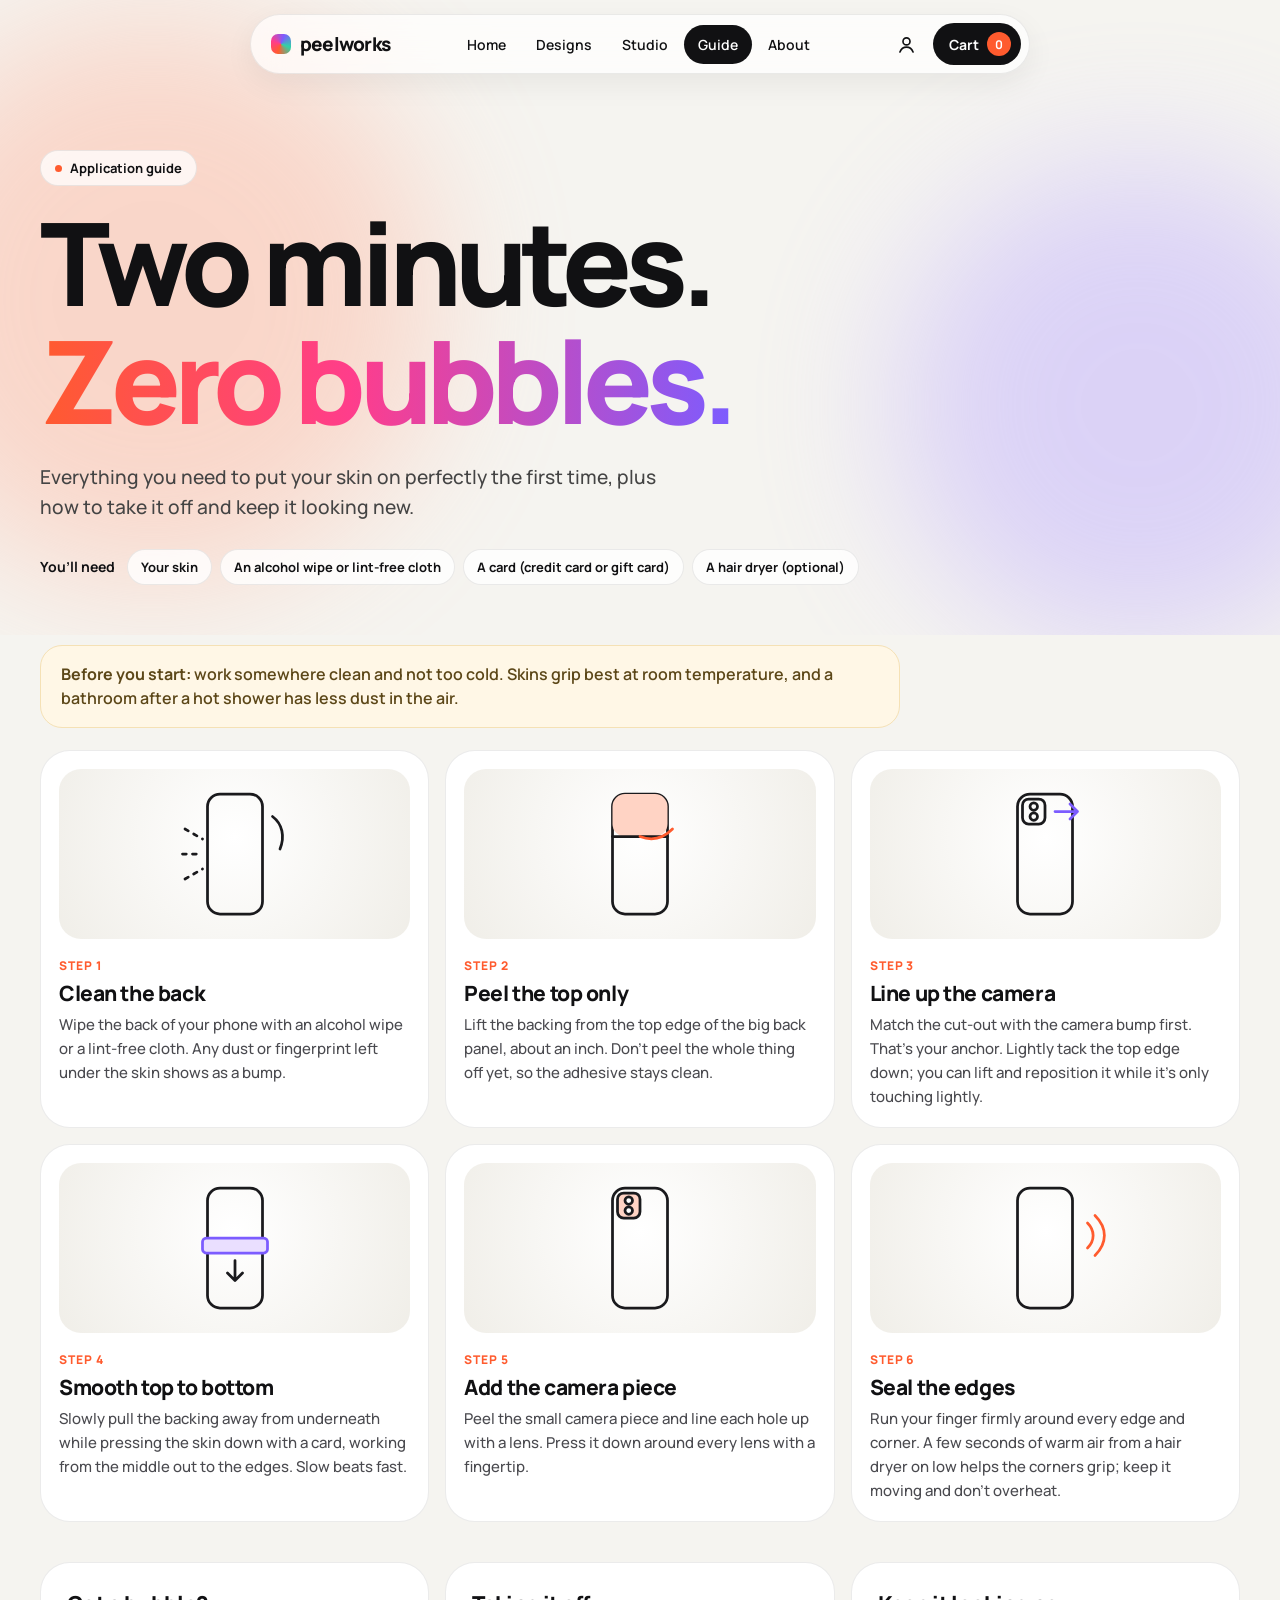
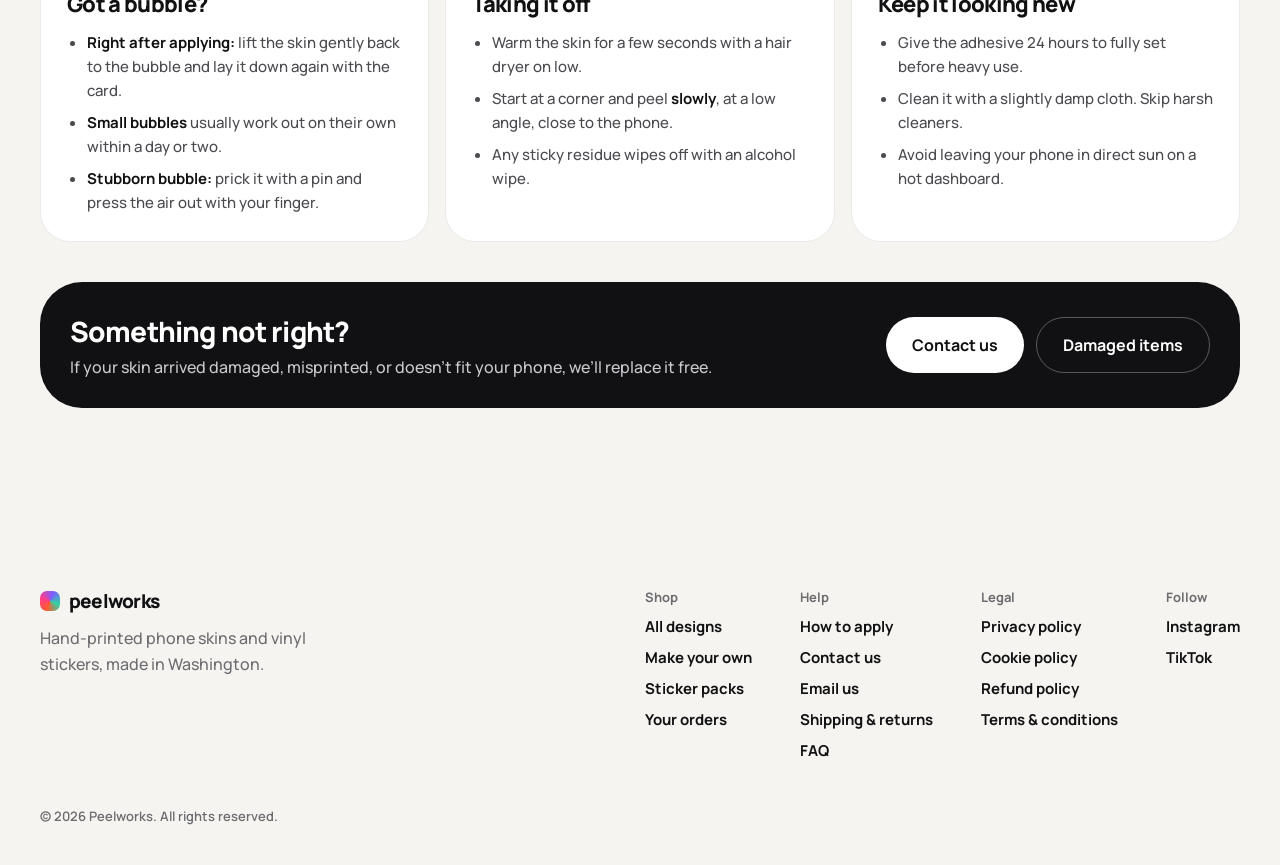
<file: guide.html>
<!doctype html>
<html lang="en">
<head>
<meta charset="utf-8">
<meta name="viewport" content="width=device-width, initial-scale=1">
<title>How to apply your skin — Peelworks</title>
<meta name="description" content="Step-by-step guide to applying a Peelworks phone skin without bubbles, plus how to remove it and keep it looking new.">
<link rel="preconnect" href="https://fonts.googleapis.com">
<link rel="preconnect" href="https://fonts.gstatic.com" crossorigin>
<link href="https://fonts.googleapis.com/css2?family=Manrope:wght@400;500;600;700;800&display=swap" rel="stylesheet">
<link rel="icon" href="data:image/svg+xml,%3Csvg xmlns=%27http://www.w3.org/2000/svg%27 viewBox=%270 0 32 32%27%3E%3Cdefs%3E%3ClinearGradient id=%27g%27 x1=%270%27 y1=%270%27 x2=%271%27 y2=%271%27%3E%3Cstop offset=%270%27 stop-color=%27%23ff5b2e%27/%3E%3Cstop offset=%27.5%27 stop-color=%27%23ff3d8b%27/%3E%3Cstop offset=%271%27 stop-color=%27%237c5cff%27/%3E%3C/linearGradient%3E%3C/defs%3E%3Crect width=%2732%27 height=%2732%27 rx=%2710%27 fill=%27url(%23g)%27/%3E%3C/svg%3E">
<meta name="theme-color" content="#f5f4f0">
<link rel="canonical" href="https://peel-work.com/guide.html">
<meta property="og:type" content="website">
<meta property="og:site_name" content="Peelworks">
<meta property="og:title" content="How to apply your skin — Peelworks">
<meta property="og:description" content="Step-by-step guide to applying a Peelworks phone skin without bubbles, plus how to remove it and keep it looking new.">
<meta property="og:url" content="https://peel-work.com/guide.html">
<meta property="og:image" content="https://peel-work.com/assets/og.png">
<meta property="og:image:width" content="1200">
<meta property="og:image:height" content="630">
<meta name="twitter:card" content="summary_large_image">
<meta name="twitter:image" content="https://peel-work.com/assets/og.png">
<link rel="stylesheet" href="assets/style.css">
</head>
<body data-page="guide">

<header class="page-head">
  <div class="blobs soft"><div class="blob b1"></div><div class="blob b2"></div></div>
  <div class="wrap">
    <span class="eyebrow fade-up">Application guide</span>
    <h1 class="page-title"><span class="line"><span>Two minutes.</span></span><span class="line"><span class="grad-text">Zero bubbles.</span></span></h1>
    <p class="page-sub fade-up">Everything you need to put your skin on perfectly the first time, plus how to take it off and keep it looking new.</p>
    <div class="g-need fade-up"><b>You’ll need</b><span>Your skin</span><span>An alcohol wipe or lint-free cloth</span><span>A card (credit card or gift card)</span><span>A hair dryer (optional)</span></div>
  </div>
</header>

<main class="guide">
  <div class="wrap">
    <div class="g-tip reveal"><b>Before you start:</b> work somewhere clean and not too cold. Skins grip best at room temperature, and a bathroom after a hot shower has less dust in the air.</div>
    <div class="g-steps"><div class="g-step reveal" style="--d:0.00s"><div class="g-art"><svg viewBox="0 0 120 120" fill="none" stroke="currentColor" stroke-width="2.2" stroke-linecap="round" stroke-linejoin="round"><rect x="38" y="12" width="44" height="96" rx="10"/><path d="M20 40l14 8M18 60h14M20 80l14-8" stroke-dasharray="3 5"/><path d="M90 30c8 6 10 16 6 26" /></svg></div><div><span class="g-n">Step 1</span><h3>Clean the back</h3><p>Wipe the back of your phone with an alcohol wipe or a lint-free cloth. Any dust or fingerprint left under the skin shows as a bump.</p></div></div><div class="g-step reveal" style="--d:0.05s"><div class="g-art"><svg viewBox="0 0 120 120" fill="none" stroke="currentColor" stroke-width="2.2" stroke-linecap="round" stroke-linejoin="round"><rect x="38" y="12" width="44" height="96" rx="10"/><rect x="38" y="12" width="44" height="34" rx="10" fill="#ffd3c4" stroke="none"/><path d="M38 46h44"/><path d="M60 46c10 4 18 2 26-6" stroke="#ff5b2e"/></svg></div><div><span class="g-n">Step 2</span><h3>Peel the top only</h3><p>Lift the backing from the top edge of the big back panel, about an inch. Don’t peel the whole thing off yet, so the adhesive stays clean.</p></div></div><div class="g-step reveal" style="--d:0.10s"><div class="g-art"><svg viewBox="0 0 120 120" fill="none" stroke="currentColor" stroke-width="2.2" stroke-linecap="round" stroke-linejoin="round"><rect x="38" y="12" width="44" height="96" rx="10"/><rect x="42" y="16" width="18" height="20" rx="5"/><circle cx="51" cy="22" r="3"/><circle cx="51" cy="30" r="3"/><path d="M68 26h18M80 20l6 6-6 6" stroke="#7c5cff"/></svg></div><div><span class="g-n">Step 3</span><h3>Line up the camera</h3><p>Match the cut-out with the camera bump first. That’s your anchor. Lightly tack the top edge down; you can lift and reposition it while it’s only touching lightly.</p></div></div><div class="g-step reveal" style="--d:0.15s"><div class="g-art"><svg viewBox="0 0 120 120" fill="none" stroke="currentColor" stroke-width="2.2" stroke-linecap="round" stroke-linejoin="round"><rect x="38" y="12" width="44" height="96" rx="10"/><rect x="34" y="52" width="52" height="12" rx="3" fill="#eadfff" stroke="#7c5cff"/><path d="M60 70v16M54 80l6 6 6-6"/></svg></div><div><span class="g-n">Step 4</span><h3>Smooth top to bottom</h3><p>Slowly pull the backing away from underneath while pressing the skin down with a card, working from the middle out to the edges. Slow beats fast.</p></div></div><div class="g-step reveal" style="--d:0.20s"><div class="g-art"><svg viewBox="0 0 120 120" fill="none" stroke="currentColor" stroke-width="2.2" stroke-linecap="round" stroke-linejoin="round"><rect x="38" y="12" width="44" height="96" rx="10"/><rect x="42" y="16" width="18" height="20" rx="5" fill="#ffd3c4"/><circle cx="51" cy="22" r="3" fill="#fff"/><circle cx="51" cy="30" r="3" fill="#fff"/></svg></div><div><span class="g-n">Step 5</span><h3>Add the camera piece</h3><p>Peel the small camera piece and line each hole up with a lens. Press it down around every lens with a fingertip.</p></div></div><div class="g-step reveal" style="--d:0.25s"><div class="g-art"><svg viewBox="0 0 120 120" fill="none" stroke="currentColor" stroke-width="2.2" stroke-linecap="round" stroke-linejoin="round"><rect x="38" y="12" width="44" height="96" rx="10"/><path d="M94 40c6 6 6 14 0 20M100 34c10 10 10 22 0 32" stroke="#ff5b2e"/></svg></div><div><span class="g-n">Step 6</span><h3>Seal the edges</h3><p>Run your finger firmly around every edge and corner. A few seconds of warm air from a hair dryer on low helps the corners grip; keep it moving and don’t overheat.</p></div></div></div>

    <div class="g-cols">
      <section class="g-box reveal"><h2>Got a bubble?</h2><ul>
        <li><b>Right after applying:</b> lift the skin gently back to the bubble and lay it down again with the card.</li>
        <li><b>Small bubbles</b> usually work out on their own within a day or two.</li>
        <li><b>Stubborn bubble:</b> prick it with a pin and press the air out with your finger.</li>
      </ul></section>
      <section class="g-box reveal" style="--d:.06s"><h2>Taking it off</h2><ul>
        <li>Warm the skin for a few seconds with a hair dryer on low.</li>
        <li>Start at a corner and peel <b>slowly</b>, at a low angle, close to the phone.</li>
        <li>Any sticky residue wipes off with an alcohol wipe.</li>
      </ul></section>
      <section class="g-box reveal" style="--d:.12s"><h2>Keep it looking new</h2><ul>
        <li>Give the adhesive 24 hours to fully set before heavy use.</li>
        <li>Clean it with a slightly damp cloth. Skip harsh cleaners.</li>
        <li>Avoid leaving your phone in direct sun on a hot dashboard.</li>
      </ul></section>
    </div>

    <div class="g-help reveal">
      <div><h2>Something not right?</h2><p>If your skin arrived damaged, misprinted, or doesn’t fit your phone, we’ll replace it free.</p></div>
      <div class="hero-ctas"><a href="contact.html" class="btn btn-dark magnetic">Contact us</a><a href="shipping.html#damaged" class="btn btn-light magnetic">Damaged items</a></div>
    </div>
  </div>
</main>

<script src="assets/catalog.js"></script>
<script src="assets/core.js"></script>
</body>
</html>
</file>
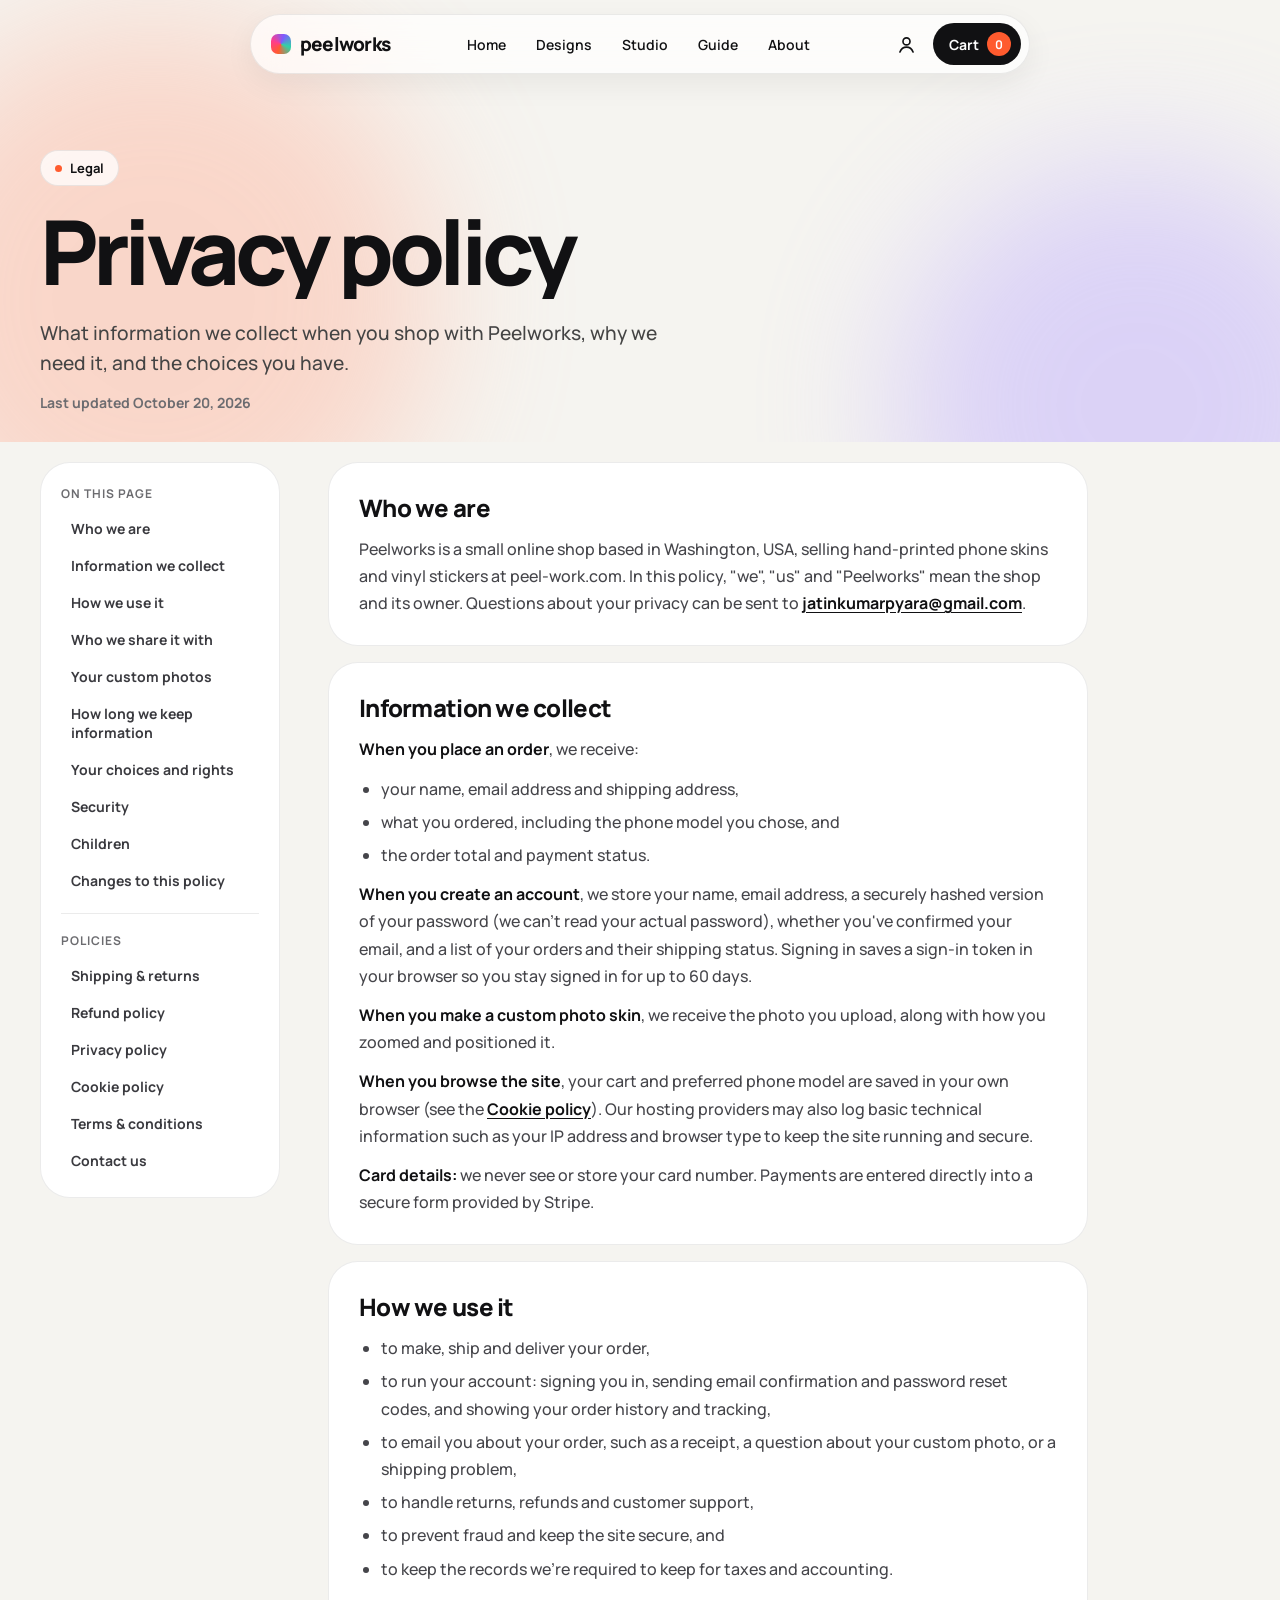
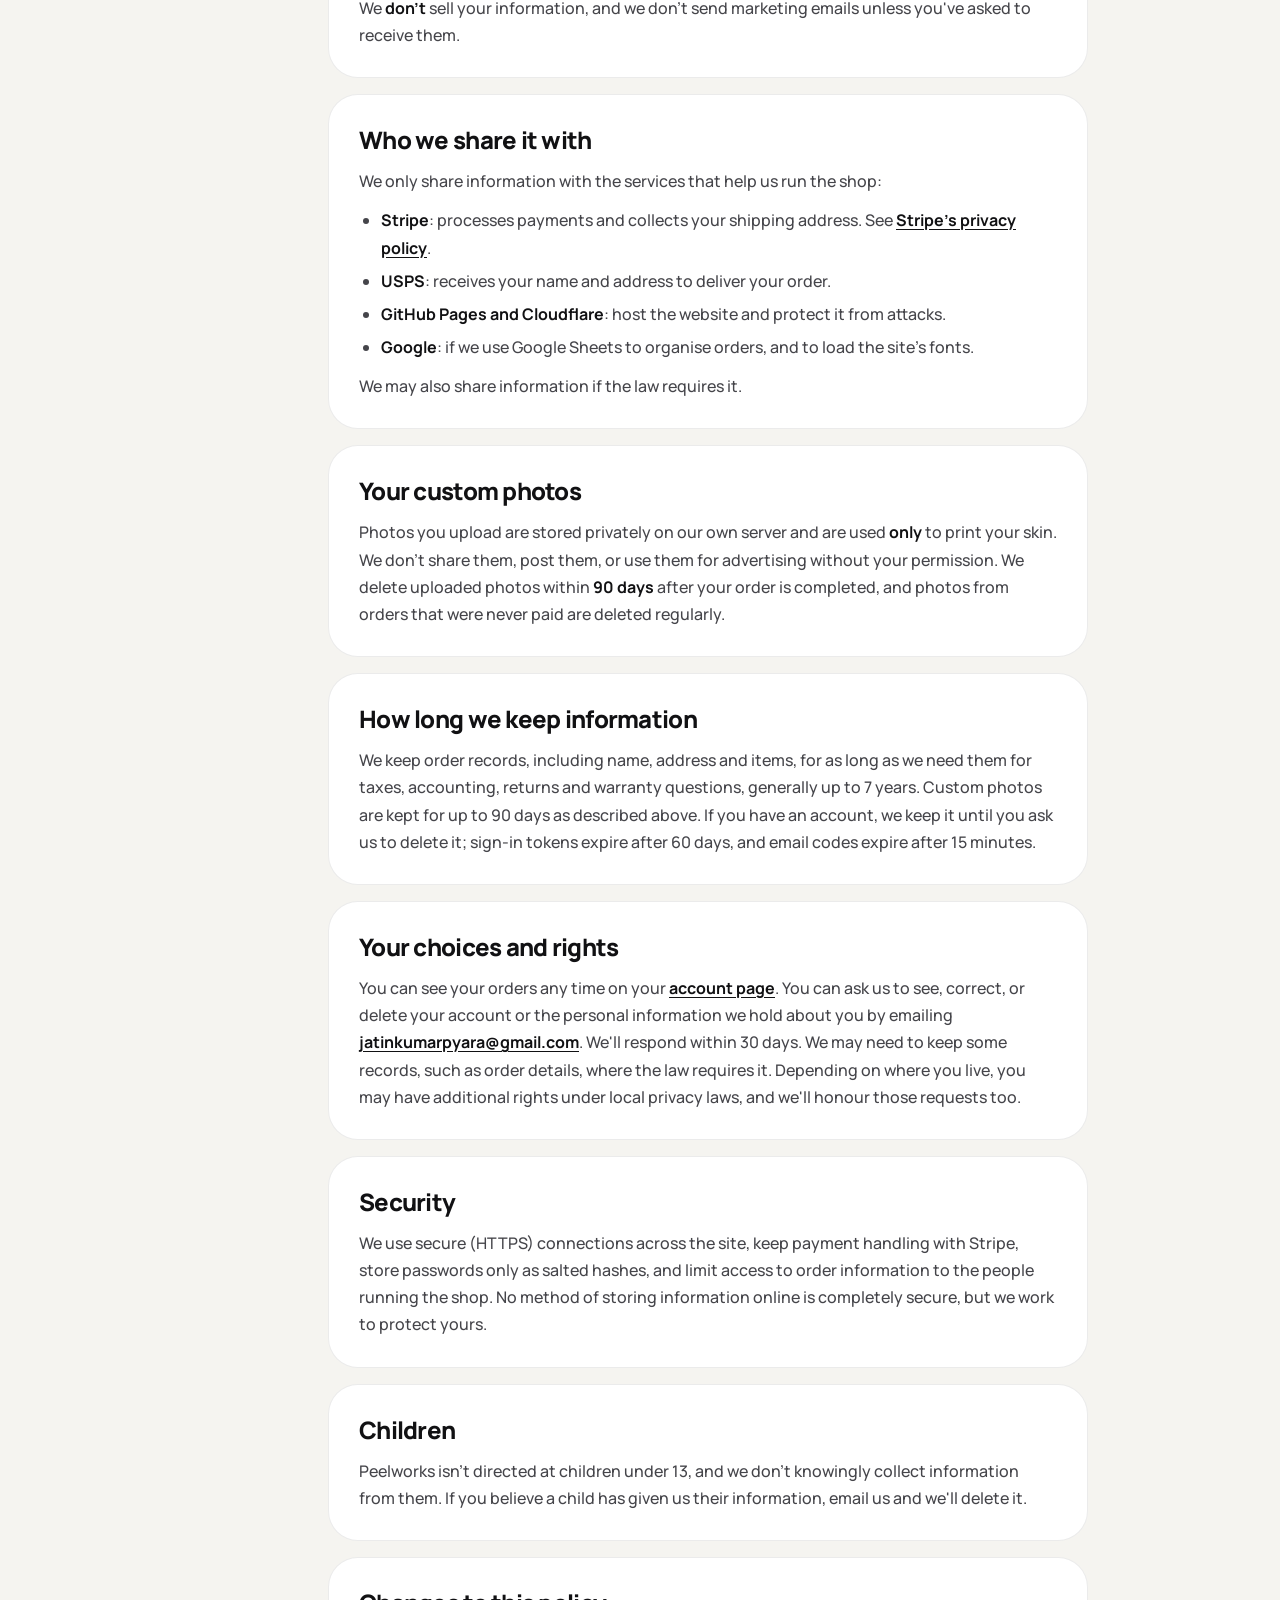
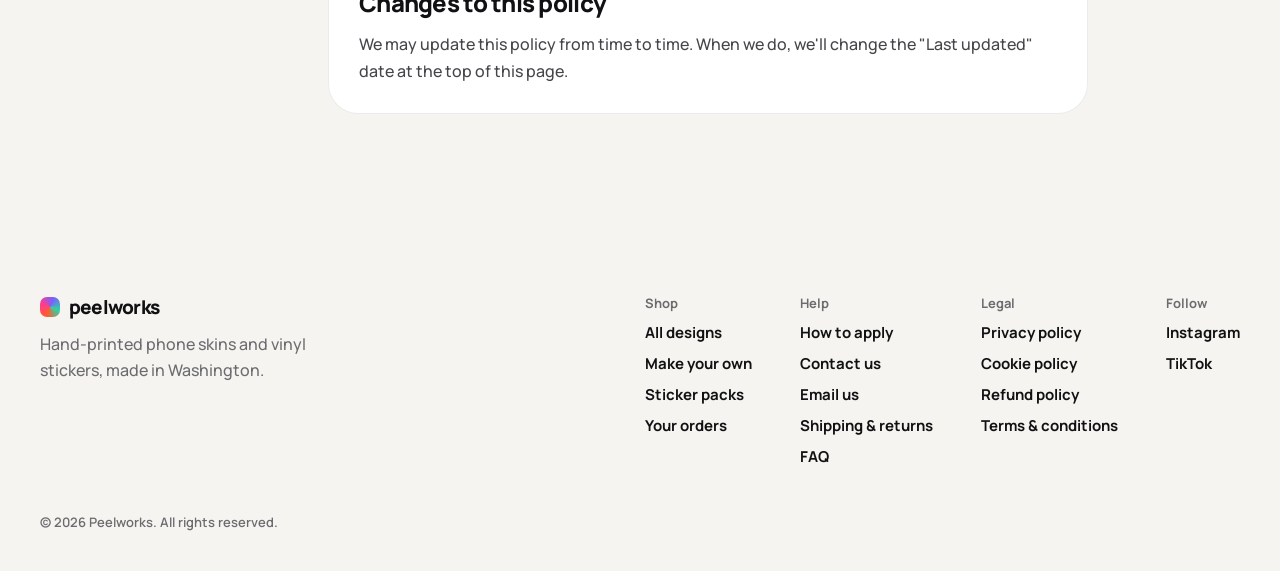
<file: privacy-policy.html>
<!doctype html>
<html lang="en">
<head>
<meta charset="utf-8">
<meta name="viewport" content="width=device-width, initial-scale=1">
<title>Privacy policy — Peelworks</title>
<meta name="description" content="What information we collect when you shop with Peelworks, why we need it, and the choices you have.">
<link rel="preconnect" href="https://fonts.googleapis.com">
<link rel="preconnect" href="https://fonts.gstatic.com" crossorigin>
<link href="https://fonts.googleapis.com/css2?family=Manrope:wght@400;500;600;700;800&display=swap" rel="stylesheet">
<link rel="icon" href="data:image/svg+xml,%3Csvg xmlns=%27http://www.w3.org/2000/svg%27 viewBox=%270 0 32 32%27%3E%3Cdefs%3E%3ClinearGradient id=%27g%27 x1=%270%27 y1=%270%27 x2=%271%27 y2=%271%27%3E%3Cstop offset=%270%27 stop-color=%27%23ff5b2e%27/%3E%3Cstop offset=%27.5%27 stop-color=%27%23ff3d8b%27/%3E%3Cstop offset=%271%27 stop-color=%27%237c5cff%27/%3E%3C/linearGradient%3E%3C/defs%3E%3Crect width=%2732%27 height=%2732%27 rx=%2710%27 fill=%27url(%23g)%27/%3E%3C/svg%3E">
<meta name="theme-color" content="#f5f4f0">
<link rel="canonical" href="https://peel-work.com/privacy-policy.html">
<meta property="og:type" content="website">
<meta property="og:site_name" content="Peelworks">
<meta property="og:title" content="Privacy policy — Peelworks">
<meta property="og:description" content="What information we collect when you shop with Peelworks, why we need it, and the choices you have.">
<meta property="og:url" content="https://peel-work.com/privacy-policy.html">
<meta property="og:image" content="https://peel-work.com/assets/og.png">
<meta property="og:image:width" content="1200">
<meta property="og:image:height" content="630">
<meta name="twitter:card" content="summary_large_image">
<meta name="twitter:image" content="https://peel-work.com/assets/og.png">
<link rel="stylesheet" href="assets/style.css">
</head>
<body data-page="privacy">

<header class="page-head legal-head">
  <div class="blobs soft"><div class="blob b1"></div><div class="blob b2"></div></div>
  <div class="wrap">
    <span class="eyebrow fade-up">Legal</span>
    <h1 class="page-title"><span class="line"><span>Privacy policy</span></span></h1>
    <p class="page-sub fade-up">What information we collect when you shop with Peelworks, why we need it, and the choices you have.</p>
    <p class="legal-updated fade-up">Last updated October 20, 2026</p>
  </div>
</header>

<main class="legal">
  <div class="wrap legal-grid">
    <nav class="legal-toc" aria-label="On this page"><b>On this page</b><a href="#who">Who we are</a><a href="#collect">Information we collect</a><a href="#use">How we use it</a><a href="#share">Who we share it with</a><a href="#photos">Your custom photos</a><a href="#keep">How long we keep information</a><a href="#rights">Your choices and rights</a><a href="#security">Security</a><a href="#children">Children</a><a href="#changes">Changes to this policy</a><span class="legal-toc-sep"></span><b>Policies</b>
      <a href="shipping.html">Shipping &amp; returns</a><a href="refund-policy.html">Refund policy</a><a href="privacy-policy.html">Privacy policy</a><a href="cookie-policy.html">Cookie policy</a><a href="terms.html">Terms &amp; conditions</a><a href="contact.html">Contact us</a></nav>
    <article class="legal-body"><section class="legal-sec reveal" id="who"><h2>Who we are</h2><p>Peelworks is a small online shop based in Washington, USA, selling hand-printed phone skins and vinyl stickers at peel-work.com. In this policy, "we", "us" and "Peelworks" mean the shop and its owner. Questions about your privacy can be sent to <a href="mailto:jatinkumarpyara@gmail.com?subject=Peelworks%20question">jatinkumarpyara@gmail.com</a>.</p></section><section class="legal-sec reveal" id="collect"><h2>Information we collect</h2><p><b>When you place an order</b>, we receive:</p><ul><li>your name, email address and shipping address,</li><li>what you ordered, including the phone model you chose, and</li><li>the order total and payment status.</li></ul><p><b>When you create an account</b>, we store your name, email address, a securely hashed version of your password (we can't read your actual password), whether you've confirmed your email, and a list of your orders and their shipping status. Signing in saves a sign-in token in your browser so you stay signed in for up to 60 days.</p><p><b>When you make a custom photo skin</b>, we receive the photo you upload, along with how you zoomed and positioned it.</p><p><b>When you browse the site</b>, your cart and preferred phone model are saved in your own browser (see the <a href="cookie-policy.html">Cookie policy</a>). Our hosting providers may also log basic technical information such as your IP address and browser type to keep the site running and secure.</p><p><b>Card details:</b> we never see or store your card number. Payments are entered directly into a secure form provided by Stripe.</p></section><section class="legal-sec reveal" id="use"><h2>How we use it</h2><ul><li>to make, ship and deliver your order,</li><li>to run your account: signing you in, sending email confirmation and password reset codes, and showing your order history and tracking,</li><li>to email you about your order, such as a receipt, a question about your custom photo, or a shipping problem,</li><li>to handle returns, refunds and customer support,</li><li>to prevent fraud and keep the site secure, and</li><li>to keep the records we're required to keep for taxes and accounting.</li></ul><p>We <b>don't</b> sell your information, and we don't send marketing emails unless you've asked to receive them.</p></section><section class="legal-sec reveal" id="share"><h2>Who we share it with</h2><p>We only share information with the services that help us run the shop:</p><ul><li><b>Stripe</b>: processes payments and collects your shipping address. See <a href="https://stripe.com/privacy" target="_blank" rel="noopener">Stripe's privacy policy</a>.</li><li><b>USPS</b>: receives your name and address to deliver your order.</li><li><b>GitHub Pages and Cloudflare</b>: host the website and protect it from attacks.</li><li><b>Google</b>: if we use Google Sheets to organise orders, and to load the site's fonts.</li></ul><p>We may also share information if the law requires it.</p></section><section class="legal-sec reveal" id="photos"><h2>Your custom photos</h2><p>Photos you upload are stored privately on our own server and are used <b>only</b> to print your skin. We don't share them, post them, or use them for advertising without your permission. We delete uploaded photos within <b>90 days</b> after your order is completed, and photos from orders that were never paid are deleted regularly.</p></section><section class="legal-sec reveal" id="keep"><h2>How long we keep information</h2><p>We keep order records, including name, address and items, for as long as we need them for taxes, accounting, returns and warranty questions, generally up to 7 years. Custom photos are kept for up to 90 days as described above. If you have an account, we keep it until you ask us to delete it; sign-in tokens expire after 60 days, and email codes expire after 15 minutes.</p></section><section class="legal-sec reveal" id="rights"><h2>Your choices and rights</h2><p>You can see your orders any time on your <a href="account.html">account page</a>. You can ask us to see, correct, or delete your account or the personal information we hold about you by emailing <a href="mailto:jatinkumarpyara@gmail.com?subject=Peelworks%20question">jatinkumarpyara@gmail.com</a>. We'll respond within 30 days. We may need to keep some records, such as order details, where the law requires it. Depending on where you live, you may have additional rights under local privacy laws, and we'll honour those requests too.</p></section><section class="legal-sec reveal" id="security"><h2>Security</h2><p>We use secure (HTTPS) connections across the site, keep payment handling with Stripe, store passwords only as salted hashes, and limit access to order information to the people running the shop. No method of storing information online is completely secure, but we work to protect yours.</p></section><section class="legal-sec reveal" id="children"><h2>Children</h2><p>Peelworks isn't directed at children under 13, and we don't knowingly collect information from them. If you believe a child has given us their information, email us and we'll delete it.</p></section><section class="legal-sec reveal" id="changes"><h2>Changes to this policy</h2><p>We may update this policy from time to time. When we do, we'll change the "Last updated" date at the top of this page.</p></section></article>
  </div>
</main>

<script src="assets/catalog.js"></script>
<script src="assets/core.js"></script>
</body>
</html>
</file>
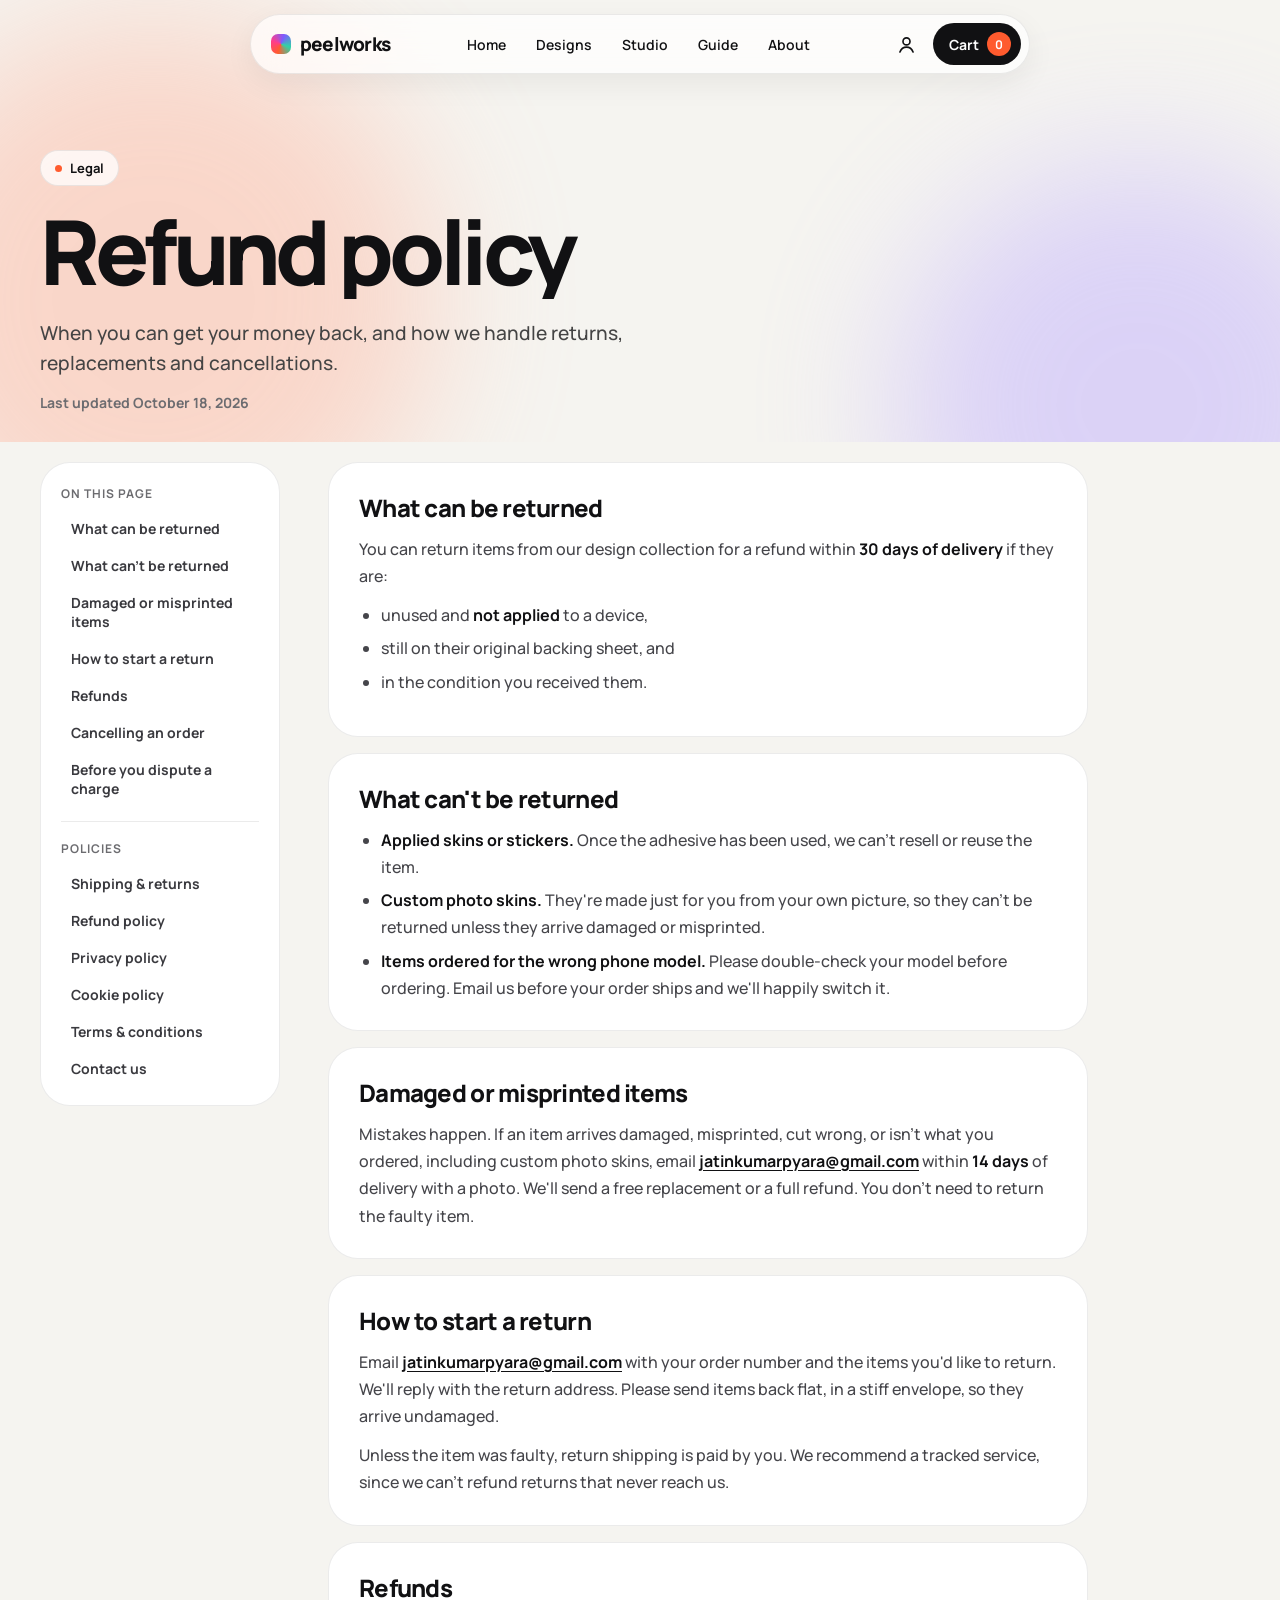
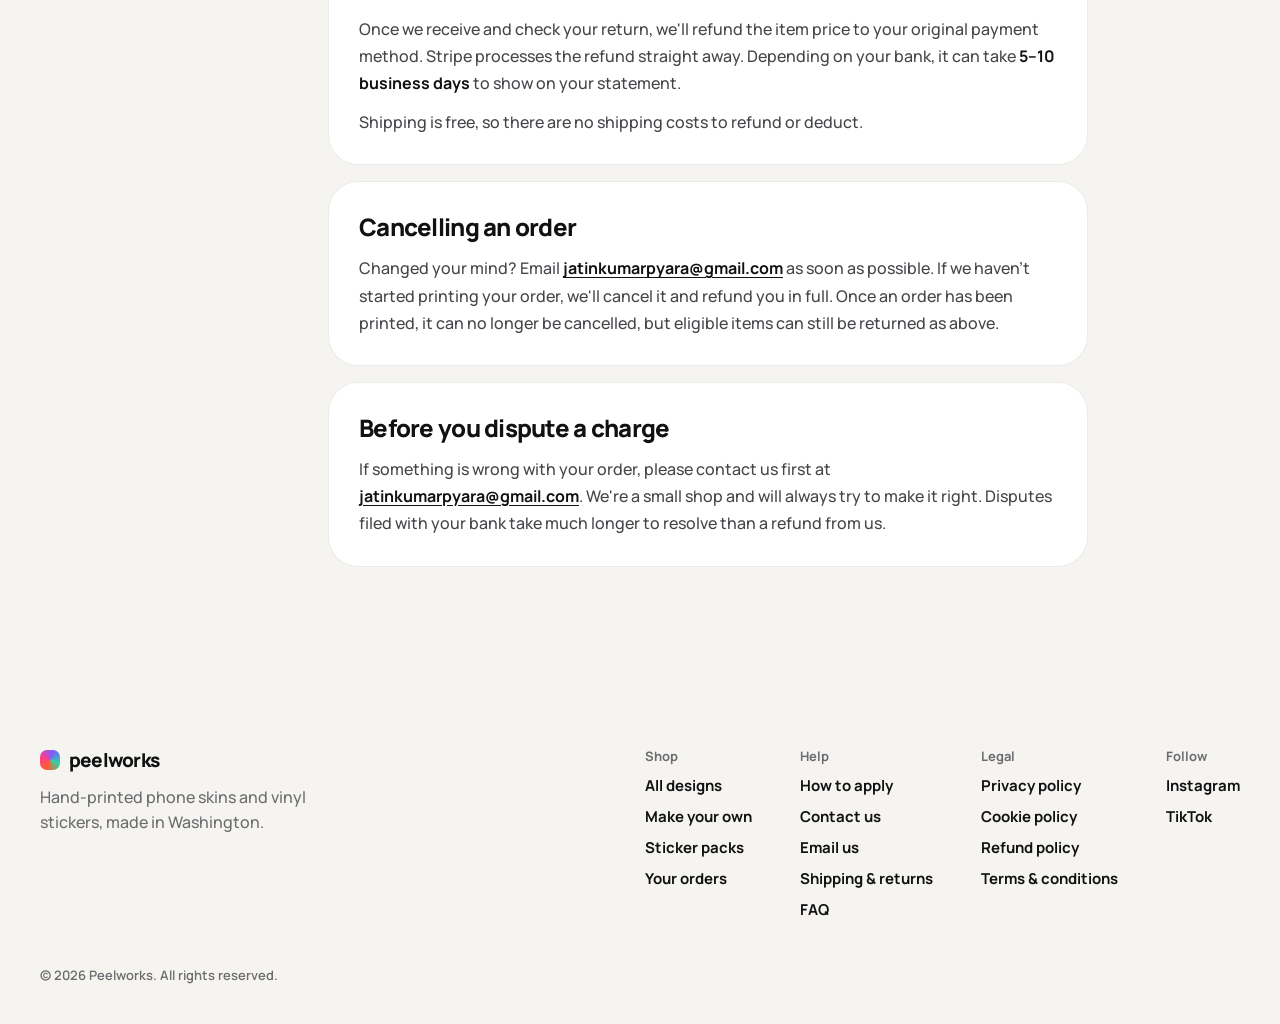
<file: refund-policy.html>
<!doctype html>
<html lang="en">
<head>
<meta charset="utf-8">
<meta name="viewport" content="width=device-width, initial-scale=1">
<title>Refund policy — Peelworks</title>
<meta name="description" content="When you can get your money back, and how we handle returns, replacements and cancellations.">
<link rel="preconnect" href="https://fonts.googleapis.com">
<link rel="preconnect" href="https://fonts.gstatic.com" crossorigin>
<link href="https://fonts.googleapis.com/css2?family=Manrope:wght@400;500;600;700;800&display=swap" rel="stylesheet">
<link rel="icon" href="data:image/svg+xml,%3Csvg xmlns=%27http://www.w3.org/2000/svg%27 viewBox=%270 0 32 32%27%3E%3Cdefs%3E%3ClinearGradient id=%27g%27 x1=%270%27 y1=%270%27 x2=%271%27 y2=%271%27%3E%3Cstop offset=%270%27 stop-color=%27%23ff5b2e%27/%3E%3Cstop offset=%27.5%27 stop-color=%27%23ff3d8b%27/%3E%3Cstop offset=%271%27 stop-color=%27%237c5cff%27/%3E%3C/linearGradient%3E%3C/defs%3E%3Crect width=%2732%27 height=%2732%27 rx=%2710%27 fill=%27url(%23g)%27/%3E%3C/svg%3E">
<meta name="theme-color" content="#f5f4f0">
<link rel="canonical" href="https://peel-work.com/refund-policy.html">
<meta property="og:type" content="website">
<meta property="og:site_name" content="Peelworks">
<meta property="og:title" content="Refund policy — Peelworks">
<meta property="og:description" content="When you can get your money back, and how we handle returns, replacements and cancellations.">
<meta property="og:url" content="https://peel-work.com/refund-policy.html">
<meta property="og:image" content="https://peel-work.com/assets/og.png">
<meta property="og:image:width" content="1200">
<meta property="og:image:height" content="630">
<meta name="twitter:card" content="summary_large_image">
<meta name="twitter:image" content="https://peel-work.com/assets/og.png">
<link rel="stylesheet" href="assets/style.css">
</head>
<body data-page="refund">

<header class="page-head legal-head">
  <div class="blobs soft"><div class="blob b1"></div><div class="blob b2"></div></div>
  <div class="wrap">
    <span class="eyebrow fade-up">Legal</span>
    <h1 class="page-title"><span class="line"><span>Refund policy</span></span></h1>
    <p class="page-sub fade-up">When you can get your money back, and how we handle returns, replacements and cancellations.</p>
    <p class="legal-updated fade-up">Last updated October 18, 2026</p>
  </div>
</header>

<main class="legal">
  <div class="wrap legal-grid">
    <nav class="legal-toc" aria-label="On this page"><b>On this page</b><a href="#eligible">What can be returned</a><a href="#not-eligible">What can&#x27;t be returned</a><a href="#defects">Damaged or misprinted items</a><a href="#how">How to start a return</a><a href="#refunds">Refunds</a><a href="#cancel">Cancelling an order</a><a href="#chargebacks">Before you dispute a charge</a><span class="legal-toc-sep"></span><b>Policies</b>
      <a href="shipping.html">Shipping &amp; returns</a><a href="refund-policy.html">Refund policy</a><a href="privacy-policy.html">Privacy policy</a><a href="cookie-policy.html">Cookie policy</a><a href="terms.html">Terms &amp; conditions</a><a href="contact.html">Contact us</a></nav>
    <article class="legal-body"><section class="legal-sec reveal" id="eligible"><h2>What can be returned</h2><p>You can return items from our design collection for a refund within <b>30 days of delivery</b> if they are:</p><p><ul><li>unused and <b>not applied</b> to a device,</li><li>still on their original backing sheet, and</li><li>in the condition you received them.</li></ul></p></section><section class="legal-sec reveal" id="not-eligible"><h2>What can&#x27;t be returned</h2><ul><li><b>Applied skins or stickers.</b> Once the adhesive has been used, we can't resell or reuse the item.</li><li><b>Custom photo skins.</b> They're made just for you from your own picture, so they can't be returned unless they arrive damaged or misprinted.</li><li><b>Items ordered for the wrong phone model.</b> Please double-check your model before ordering. Email us before your order ships and we'll happily switch it.</li></ul></section><section class="legal-sec reveal" id="defects"><h2>Damaged or misprinted items</h2><p>Mistakes happen. If an item arrives damaged, misprinted, cut wrong, or isn't what you ordered, including custom photo skins, email <a href="mailto:jatinkumarpyara@gmail.com?subject=Peelworks%20question">jatinkumarpyara@gmail.com</a> within <b>14 days</b> of delivery with a photo. We'll send a free replacement or a full refund. You don't need to return the faulty item.</p></section><section class="legal-sec reveal" id="how"><h2>How to start a return</h2><p>Email <a href="mailto:jatinkumarpyara@gmail.com?subject=Peelworks%20question">jatinkumarpyara@gmail.com</a> with your order number and the items you'd like to return. We'll reply with the return address. Please send items back flat, in a stiff envelope, so they arrive undamaged.</p><p>Unless the item was faulty, return shipping is paid by you. We recommend a tracked service, since we can't refund returns that never reach us.</p></section><section class="legal-sec reveal" id="refunds"><h2>Refunds</h2><p>Once we receive and check your return, we'll refund the item price to your original payment method. Stripe processes the refund straight away. Depending on your bank, it can take <b>5–10 business days</b> to show on your statement.</p><p>Shipping is free, so there are no shipping costs to refund or deduct.</p></section><section class="legal-sec reveal" id="cancel"><h2>Cancelling an order</h2><p>Changed your mind? Email <a href="mailto:jatinkumarpyara@gmail.com?subject=Peelworks%20question">jatinkumarpyara@gmail.com</a> as soon as possible. If we haven't started printing your order, we'll cancel it and refund you in full. Once an order has been printed, it can no longer be cancelled, but eligible items can still be returned as above.</p></section><section class="legal-sec reveal" id="chargebacks"><h2>Before you dispute a charge</h2><p>If something is wrong with your order, please contact us first at <a href="mailto:jatinkumarpyara@gmail.com?subject=Peelworks%20question">jatinkumarpyara@gmail.com</a>. We're a small shop and will always try to make it right. Disputes filed with your bank take much longer to resolve than a refund from us.</p></section></article>
  </div>
</main>

<script src="assets/catalog.js"></script>
<script src="assets/core.js"></script>
</body>
</html>
</file>
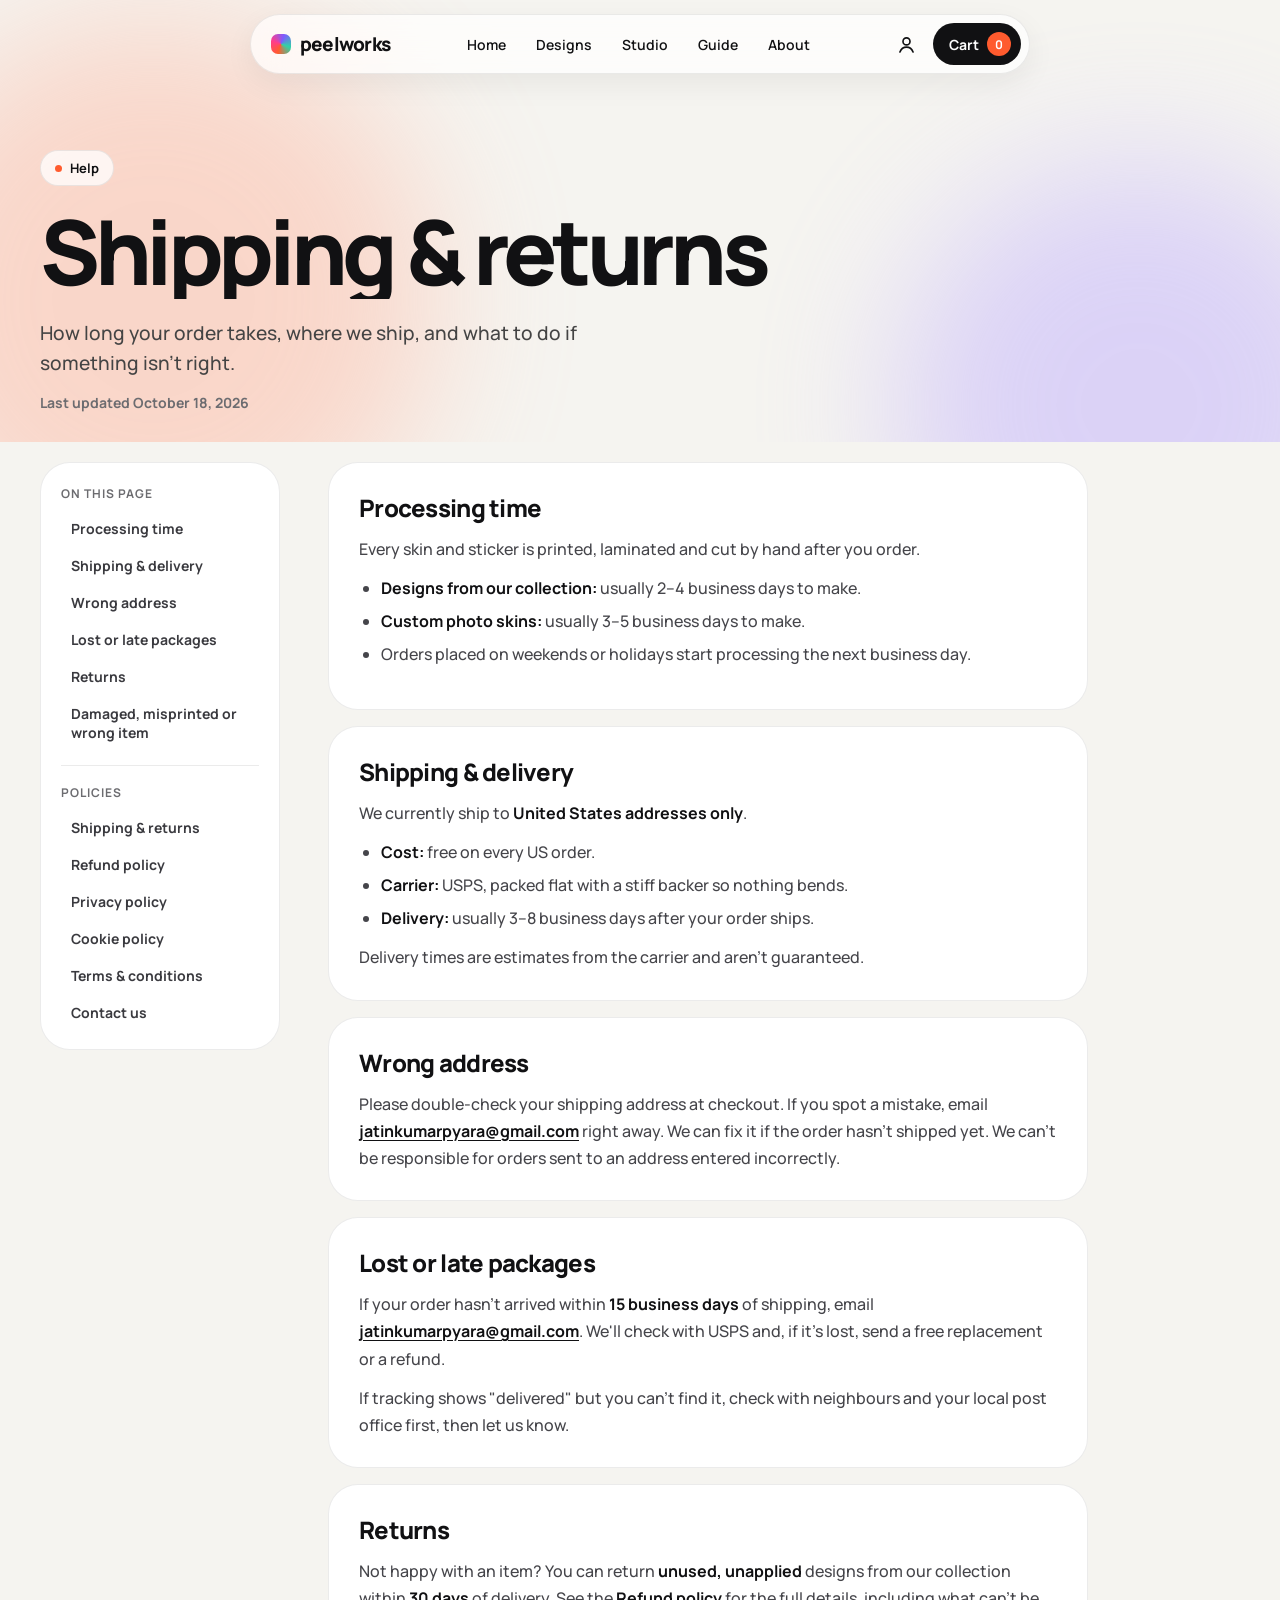
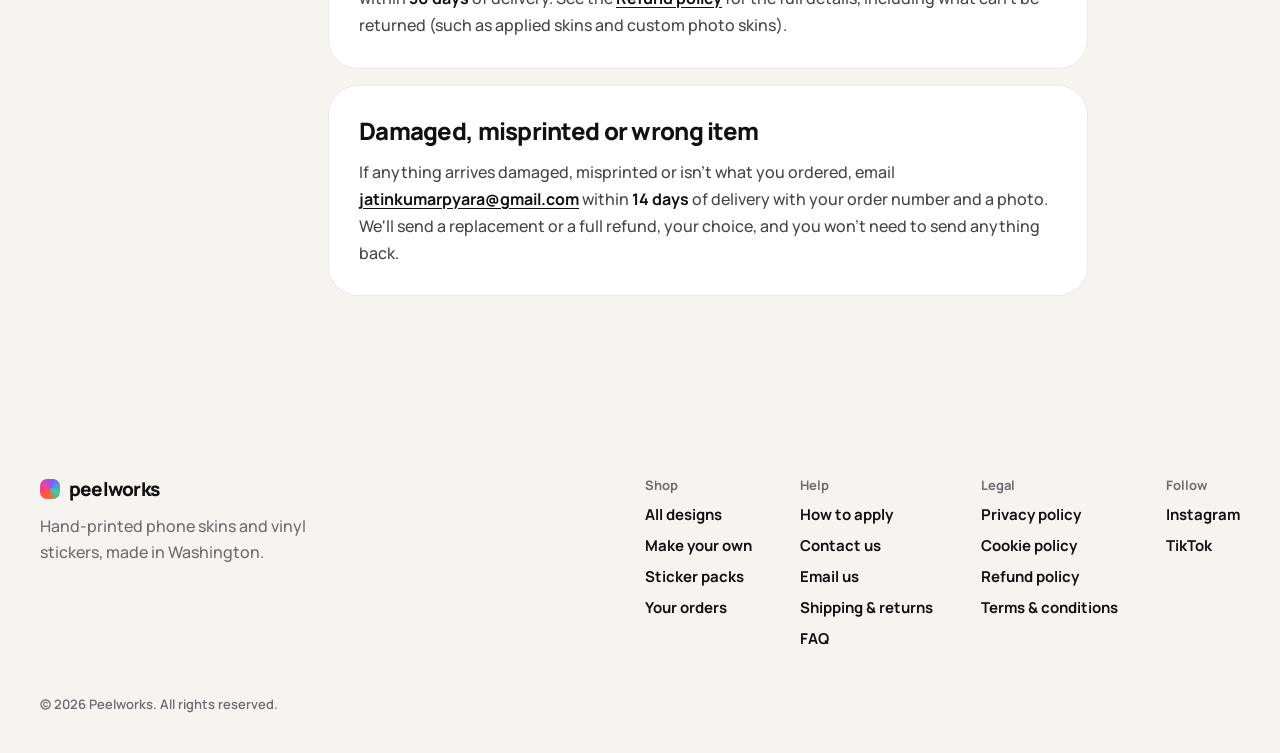
<file: shipping.html>
<!doctype html>
<html lang="en">
<head>
<meta charset="utf-8">
<meta name="viewport" content="width=device-width, initial-scale=1">
<title>Shipping &amp; returns — Peelworks</title>
<meta name="description" content="How long your order takes, where we ship, and what to do if something isn&#x27;t right.">
<link rel="preconnect" href="https://fonts.googleapis.com">
<link rel="preconnect" href="https://fonts.gstatic.com" crossorigin>
<link href="https://fonts.googleapis.com/css2?family=Manrope:wght@400;500;600;700;800&display=swap" rel="stylesheet">
<link rel="icon" href="data:image/svg+xml,%3Csvg xmlns=%27http://www.w3.org/2000/svg%27 viewBox=%270 0 32 32%27%3E%3Cdefs%3E%3ClinearGradient id=%27g%27 x1=%270%27 y1=%270%27 x2=%271%27 y2=%271%27%3E%3Cstop offset=%270%27 stop-color=%27%23ff5b2e%27/%3E%3Cstop offset=%27.5%27 stop-color=%27%23ff3d8b%27/%3E%3Cstop offset=%271%27 stop-color=%27%237c5cff%27/%3E%3C/linearGradient%3E%3C/defs%3E%3Crect width=%2732%27 height=%2732%27 rx=%2710%27 fill=%27url(%23g)%27/%3E%3C/svg%3E">
<meta name="theme-color" content="#f5f4f0">
<link rel="canonical" href="https://peel-work.com/shipping.html">
<meta property="og:type" content="website">
<meta property="og:site_name" content="Peelworks">
<meta property="og:title" content="Shipping &amp; returns — Peelworks">
<meta property="og:description" content="How long your order takes, where we ship, and what to do if something isn&#x27;t right.">
<meta property="og:url" content="https://peel-work.com/shipping.html">
<meta property="og:image" content="https://peel-work.com/assets/og.png">
<meta property="og:image:width" content="1200">
<meta property="og:image:height" content="630">
<meta name="twitter:card" content="summary_large_image">
<meta name="twitter:image" content="https://peel-work.com/assets/og.png">
<link rel="stylesheet" href="assets/style.css">
</head>
<body data-page="shipping">

<header class="page-head legal-head">
  <div class="blobs soft"><div class="blob b1"></div><div class="blob b2"></div></div>
  <div class="wrap">
    <span class="eyebrow fade-up">Help</span>
    <h1 class="page-title"><span class="line"><span>Shipping &amp; returns</span></span></h1>
    <p class="page-sub fade-up">How long your order takes, where we ship, and what to do if something isn&#x27;t right.</p>
    <p class="legal-updated fade-up">Last updated October 18, 2026</p>
  </div>
</header>

<main class="legal">
  <div class="wrap legal-grid">
    <nav class="legal-toc" aria-label="On this page"><b>On this page</b><a href="#processing">Processing time</a><a href="#delivery">Shipping &amp; delivery</a><a href="#address">Wrong address</a><a href="#lost">Lost or late packages</a><a href="#returns">Returns</a><a href="#damaged">Damaged, misprinted or wrong item</a><span class="legal-toc-sep"></span><b>Policies</b>
      <a href="shipping.html">Shipping &amp; returns</a><a href="refund-policy.html">Refund policy</a><a href="privacy-policy.html">Privacy policy</a><a href="cookie-policy.html">Cookie policy</a><a href="terms.html">Terms &amp; conditions</a><a href="contact.html">Contact us</a></nav>
    <article class="legal-body"><section class="legal-sec reveal" id="processing"><h2>Processing time</h2><p>Every skin and sticker is printed, laminated and cut by hand after you order.</p><p><ul><li><b>Designs from our collection:</b> usually 2–4 business days to make.</li><li><b>Custom photo skins:</b> usually 3–5 business days to make.</li><li>Orders placed on weekends or holidays start processing the next business day.</li></ul></p></section><section class="legal-sec reveal" id="delivery"><h2>Shipping &amp; delivery</h2><p>We currently ship to <b>United States addresses only</b>.</p><p><ul><li><b>Cost:</b> free on every US order.</li><li><b>Carrier:</b> USPS, packed flat with a stiff backer so nothing bends.</li><li><b>Delivery:</b> usually 3–8 business days after your order ships.</li></ul></p><p>Delivery times are estimates from the carrier and aren't guaranteed.</p></section><section class="legal-sec reveal" id="address"><h2>Wrong address</h2><p>Please double-check your shipping address at checkout. If you spot a mistake, email <a href="mailto:jatinkumarpyara@gmail.com?subject=Peelworks%20question">jatinkumarpyara@gmail.com</a> right away. We can fix it if the order hasn't shipped yet. We can't be responsible for orders sent to an address entered incorrectly.</p></section><section class="legal-sec reveal" id="lost"><h2>Lost or late packages</h2><p>If your order hasn't arrived within <b>15 business days</b> of shipping, email <a href="mailto:jatinkumarpyara@gmail.com?subject=Peelworks%20question">jatinkumarpyara@gmail.com</a>. We'll check with USPS and, if it's lost, send a free replacement or a refund.</p><p>If tracking shows "delivered" but you can't find it, check with neighbours and your local post office first, then let us know.</p></section><section class="legal-sec reveal" id="returns"><h2>Returns</h2><p>Not happy with an item? You can return <b>unused, unapplied</b> designs from our collection within <b>30 days</b> of delivery. See the <a href="refund-policy.html">Refund policy</a> for the full details, including what can't be returned (such as applied skins and custom photo skins).</p></section><section class="legal-sec reveal" id="damaged"><h2>Damaged, misprinted or wrong item</h2><p>If anything arrives damaged, misprinted or isn't what you ordered, email <a href="mailto:jatinkumarpyara@gmail.com?subject=Peelworks%20question">jatinkumarpyara@gmail.com</a> within <b>14 days</b> of delivery with your order number and a photo. We'll send a replacement or a full refund, your choice, and you won't need to send anything back.</p></section></article>
  </div>
</main>

<script src="assets/catalog.js"></script>
<script src="assets/core.js"></script>
</body>
</html>
</file>
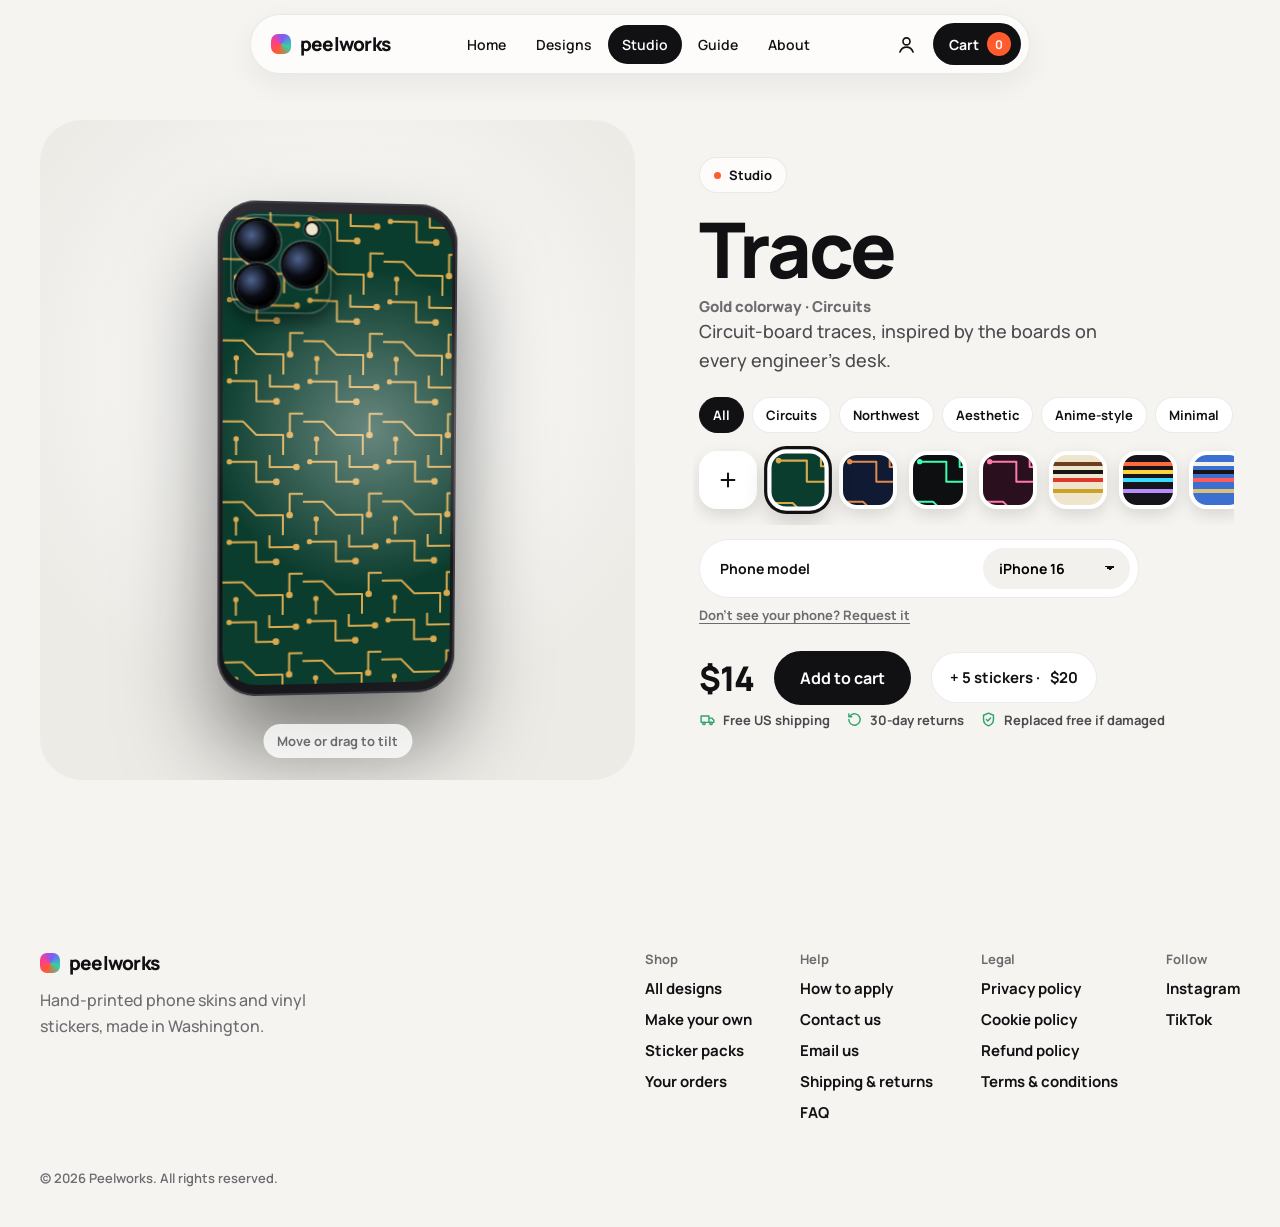
<file: studio.html>
<!doctype html>
<html lang="en">
<head>
<meta charset="utf-8">
<meta name="viewport" content="width=device-width, initial-scale=1">
<title>Studio — Peelworks</title>
<meta name="description" content="Try every Peelworks design on a 3D phone, or upload your own photo to make a custom skin.">
<link rel="preconnect" href="https://fonts.googleapis.com">
<link rel="preconnect" href="https://fonts.gstatic.com" crossorigin>
<link href="https://fonts.googleapis.com/css2?family=Manrope:wght@400;500;600;700;800&display=swap" rel="stylesheet">
<link rel="icon" href="data:image/svg+xml,%3Csvg xmlns=%27http://www.w3.org/2000/svg%27 viewBox=%270 0 32 32%27%3E%3Cdefs%3E%3ClinearGradient id=%27g%27 x1=%270%27 y1=%270%27 x2=%271%27 y2=%271%27%3E%3Cstop offset=%270%27 stop-color=%27%23ff5b2e%27/%3E%3Cstop offset=%27.5%27 stop-color=%27%23ff3d8b%27/%3E%3Cstop offset=%271%27 stop-color=%27%237c5cff%27/%3E%3C/linearGradient%3E%3C/defs%3E%3Crect width=%2732%27 height=%2732%27 rx=%2710%27 fill=%27url(%23g)%27/%3E%3C/svg%3E">
<meta name="theme-color" content="#f5f4f0">
<link rel="canonical" href="https://peel-work.com/studio.html">
<meta property="og:type" content="website">
<meta property="og:site_name" content="Peelworks">
<meta property="og:title" content="Studio — Peelworks">
<meta property="og:description" content="Try every Peelworks design on a 3D phone, or upload your own photo to make a custom skin.">
<meta property="og:url" content="https://peel-work.com/studio.html">
<meta property="og:image" content="https://peel-work.com/assets/og.png">
<meta property="og:image:width" content="1200">
<meta property="og:image:height" content="630">
<meta name="twitter:card" content="summary_large_image">
<meta name="twitter:image" content="https://peel-work.com/assets/og.png">
<link rel="stylesheet" href="assets/style.css">
</head>
<body data-page="studio">

<section class="try studio" id="try">
  <div class="wrap try-grid">
    <div class="try-stage" id="tryStage">
      <div class="bobber">
        <div class="phone" id="tryPhone">
          <div class="face glass">
            <div class="layer"><div class="fill" id="tryBase"></div></div>
            <div class="layer"><div class="fill" id="tryNext" style="clip-path:inset(0% 0% 100% 0%)"></div></div>
            <div class="cam"><div class="cam-skin" id="tryCamBase"></div><div class="cam-skin" id="tryCamNext" style="clip-path:inset(0% 0% 100% 0%)"></div><i></i><i></i><i></i><b></b></div>
            <div class="try-glare" id="tryGlare"></div>
          </div>
        </div>
      </div>
      <span class="try-hint" id="tryHint">Move or drag to tilt</span>
    </div>
    <div class="try-panel">
      <span class="eyebrow">Studio</span>
      <h1 class="studio-name" id="tryName">Trace</h1>
      <p class="qv-way" id="tryWay"></p>
      <p class="desc" id="tryDesc"></p>
      <div class="chips small" id="studioChips"></div>
      <div class="swatch-strip" id="swatches"></div>
      <div class="custom-tools" id="customTools" hidden>
        <div class="zoom-row"><span>Zoom</span><input type="range" id="zoom" min="1" max="3" step="0.01" value="1" aria-label="Zoom photo"><button class="link-btn" id="changePhoto" type="button">Change photo</button></div>
        <label class="rights"><input type="checkbox" id="rights"> I own this photo or have permission to use it.</label>
        <p class="res-warn" id="resWarn" hidden>Heads up: this photo is low resolution and may print blurry.</p>
      </div>
      <input type="file" id="photoInput" accept="image/*" hidden>
      <label class="field">Phone model <select data-model id="model"></select></label>
      <div id="studioModelHelp"></div>
      <div class="try-buy"><span class="price" id="tryPrice"></span><button class="btn btn-dark magnetic" id="tryAdd">Add to cart</button><button class="btn btn-light" id="tryBundle">+ 5 stickers · <span id="tryBundlePrice"></span></button></div>
      <div id="studioTrust"></div>
    </div>
  </div>
</section>

<script src="assets/catalog.js"></script>
<script src="assets/core.js"></script>
<script src="assets/studio.js"></script>
</body>
</html>
</file>
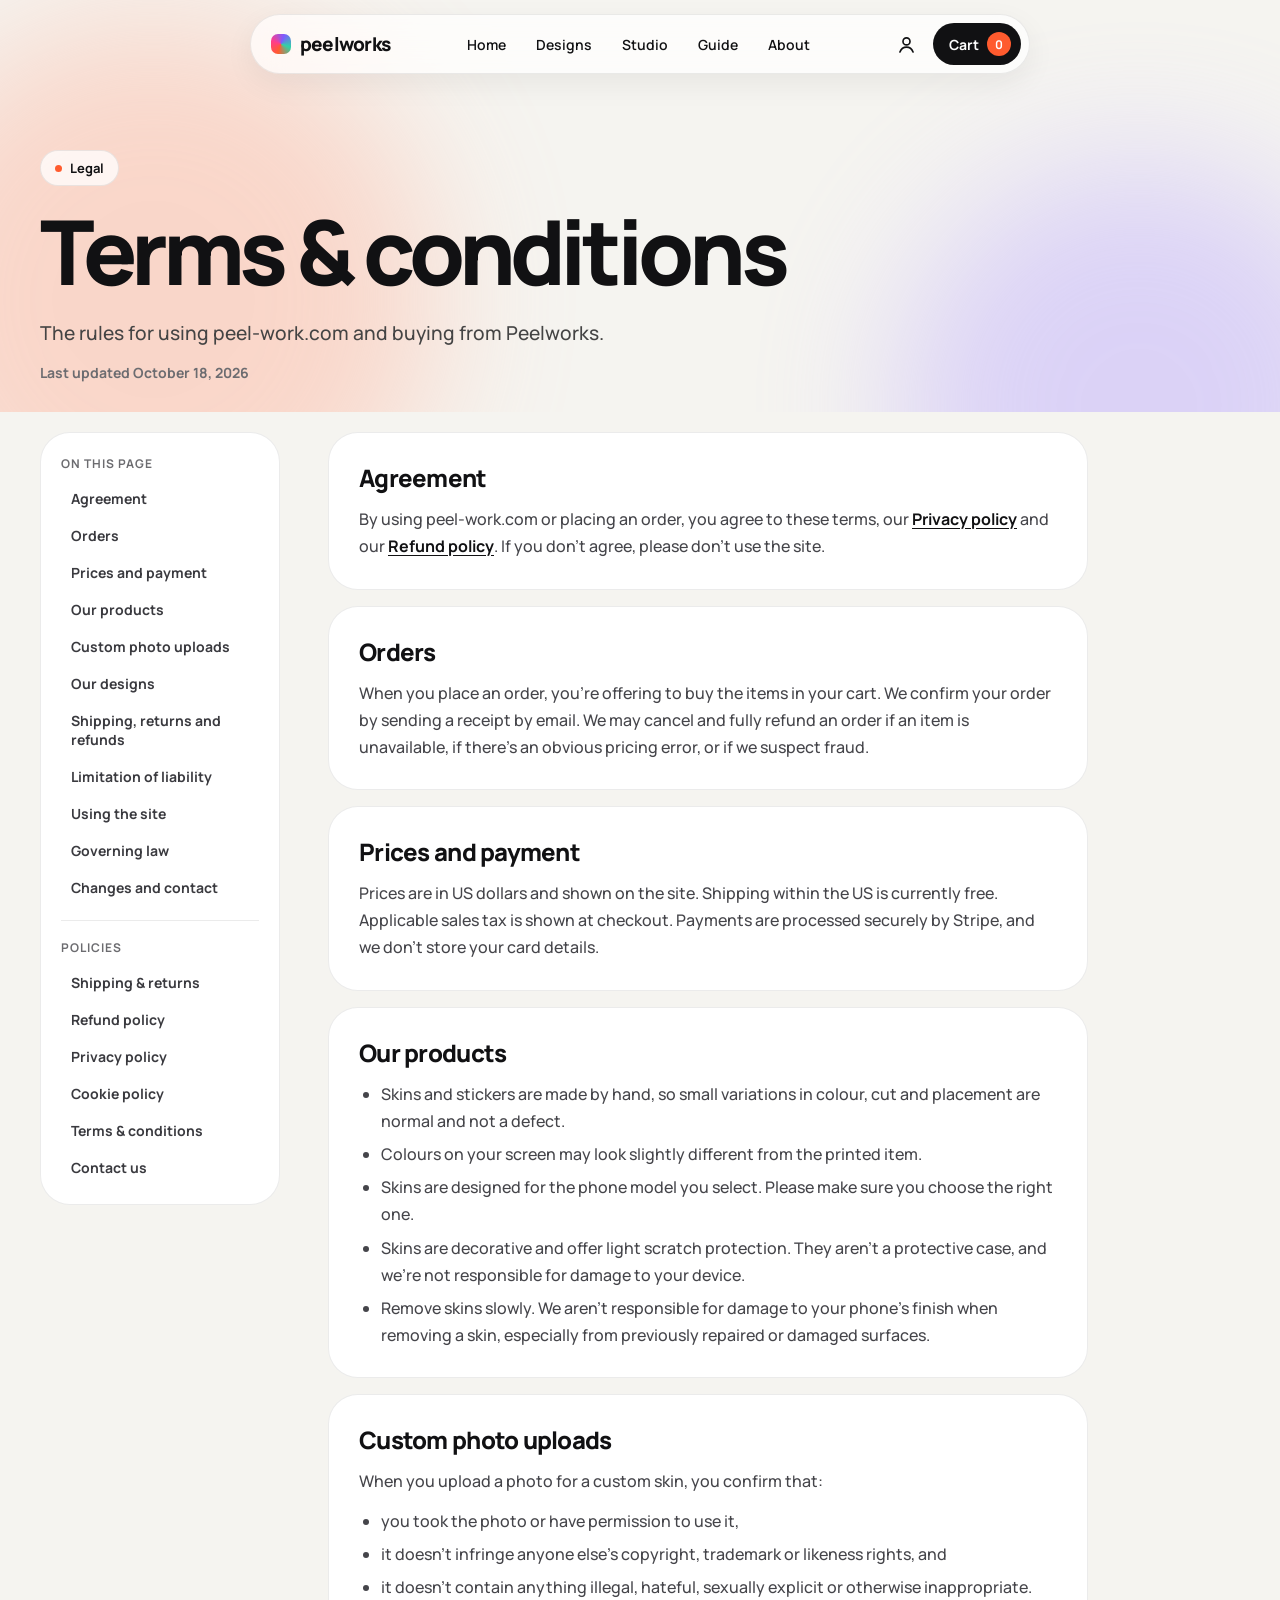
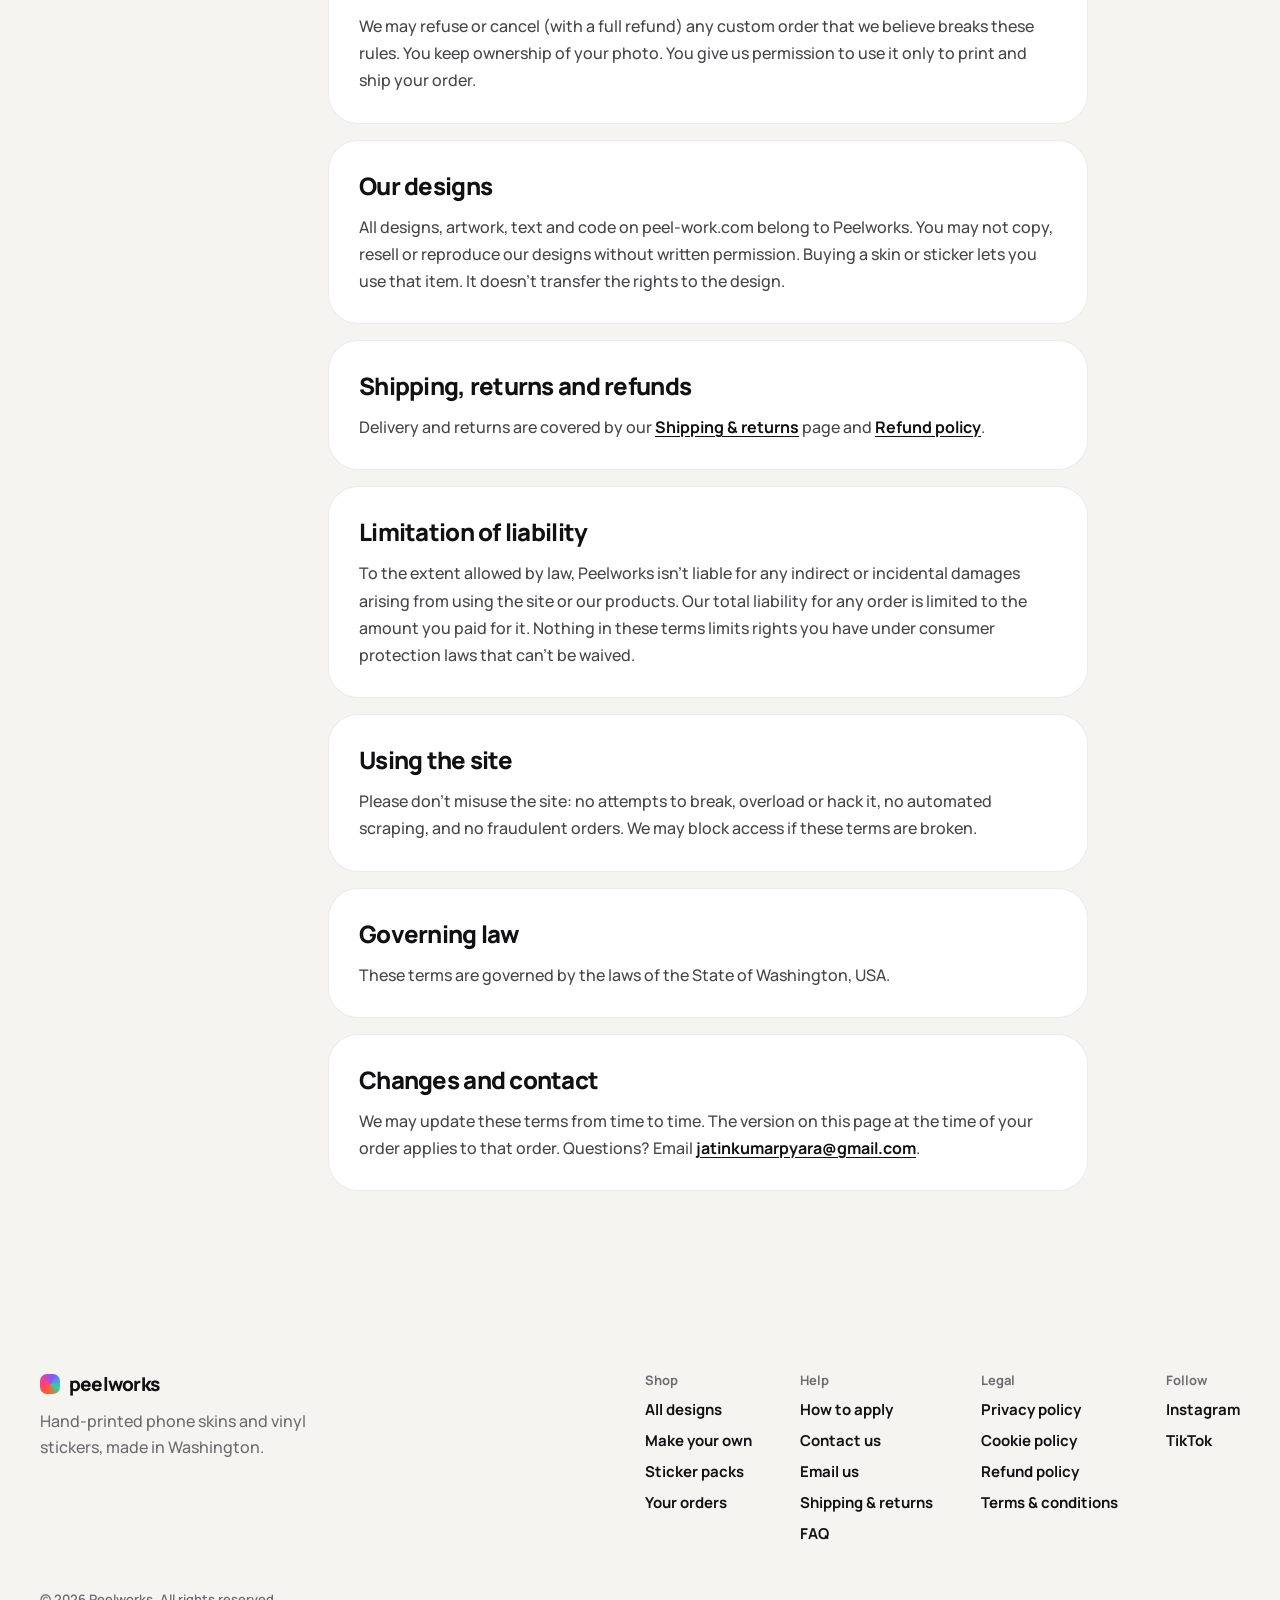
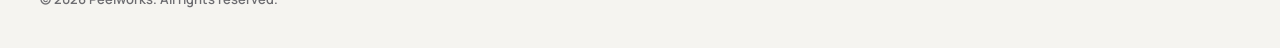
<file: terms.html>
<!doctype html>
<html lang="en">
<head>
<meta charset="utf-8">
<meta name="viewport" content="width=device-width, initial-scale=1">
<title>Terms &amp; conditions — Peelworks</title>
<meta name="description" content="The rules for using peel-work.com and buying from Peelworks.">
<link rel="preconnect" href="https://fonts.googleapis.com">
<link rel="preconnect" href="https://fonts.gstatic.com" crossorigin>
<link href="https://fonts.googleapis.com/css2?family=Manrope:wght@400;500;600;700;800&display=swap" rel="stylesheet">
<link rel="icon" href="data:image/svg+xml,%3Csvg xmlns=%27http://www.w3.org/2000/svg%27 viewBox=%270 0 32 32%27%3E%3Cdefs%3E%3ClinearGradient id=%27g%27 x1=%270%27 y1=%270%27 x2=%271%27 y2=%271%27%3E%3Cstop offset=%270%27 stop-color=%27%23ff5b2e%27/%3E%3Cstop offset=%27.5%27 stop-color=%27%23ff3d8b%27/%3E%3Cstop offset=%271%27 stop-color=%27%237c5cff%27/%3E%3C/linearGradient%3E%3C/defs%3E%3Crect width=%2732%27 height=%2732%27 rx=%2710%27 fill=%27url(%23g)%27/%3E%3C/svg%3E">
<meta name="theme-color" content="#f5f4f0">
<link rel="canonical" href="https://peel-work.com/terms.html">
<meta property="og:type" content="website">
<meta property="og:site_name" content="Peelworks">
<meta property="og:title" content="Terms &amp; conditions — Peelworks">
<meta property="og:description" content="The rules for using peel-work.com and buying from Peelworks.">
<meta property="og:url" content="https://peel-work.com/terms.html">
<meta property="og:image" content="https://peel-work.com/assets/og.png">
<meta property="og:image:width" content="1200">
<meta property="og:image:height" content="630">
<meta name="twitter:card" content="summary_large_image">
<meta name="twitter:image" content="https://peel-work.com/assets/og.png">
<link rel="stylesheet" href="assets/style.css">
</head>
<body data-page="terms">

<header class="page-head legal-head">
  <div class="blobs soft"><div class="blob b1"></div><div class="blob b2"></div></div>
  <div class="wrap">
    <span class="eyebrow fade-up">Legal</span>
    <h1 class="page-title"><span class="line"><span>Terms &amp; conditions</span></span></h1>
    <p class="page-sub fade-up">The rules for using peel-work.com and buying from Peelworks.</p>
    <p class="legal-updated fade-up">Last updated October 18, 2026</p>
  </div>
</header>

<main class="legal">
  <div class="wrap legal-grid">
    <nav class="legal-toc" aria-label="On this page"><b>On this page</b><a href="#agree">Agreement</a><a href="#orders">Orders</a><a href="#prices">Prices and payment</a><a href="#products">Our products</a><a href="#custom">Custom photo uploads</a><a href="#ip">Our designs</a><a href="#shipping">Shipping, returns and refunds</a><a href="#liability">Limitation of liability</a><a href="#use">Using the site</a><a href="#law">Governing law</a><a href="#changes">Changes and contact</a><span class="legal-toc-sep"></span><b>Policies</b>
      <a href="shipping.html">Shipping &amp; returns</a><a href="refund-policy.html">Refund policy</a><a href="privacy-policy.html">Privacy policy</a><a href="cookie-policy.html">Cookie policy</a><a href="terms.html">Terms &amp; conditions</a><a href="contact.html">Contact us</a></nav>
    <article class="legal-body"><section class="legal-sec reveal" id="agree"><h2>Agreement</h2><p>By using peel-work.com or placing an order, you agree to these terms, our <a href="privacy-policy.html">Privacy policy</a> and our <a href="refund-policy.html">Refund policy</a>. If you don't agree, please don't use the site.</p></section><section class="legal-sec reveal" id="orders"><h2>Orders</h2><p>When you place an order, you're offering to buy the items in your cart. We confirm your order by sending a receipt by email. We may cancel and fully refund an order if an item is unavailable, if there's an obvious pricing error, or if we suspect fraud.</p></section><section class="legal-sec reveal" id="prices"><h2>Prices and payment</h2><p>Prices are in US dollars and shown on the site. Shipping within the US is currently free. Applicable sales tax is shown at checkout. Payments are processed securely by Stripe, and we don't store your card details.</p></section><section class="legal-sec reveal" id="products"><h2>Our products</h2><ul><li>Skins and stickers are made by hand, so small variations in colour, cut and placement are normal and not a defect.</li><li>Colours on your screen may look slightly different from the printed item.</li><li>Skins are designed for the phone model you select. Please make sure you choose the right one.</li><li>Skins are decorative and offer light scratch protection. They aren't a protective case, and we're not responsible for damage to your device.</li><li>Remove skins slowly. We aren't responsible for damage to your phone's finish when removing a skin, especially from previously repaired or damaged surfaces.</li></ul></section><section class="legal-sec reveal" id="custom"><h2>Custom photo uploads</h2><p>When you upload a photo for a custom skin, you confirm that:</p><ul><li>you took the photo or have permission to use it,</li><li>it doesn't infringe anyone else's copyright, trademark or likeness rights, and</li><li>it doesn't contain anything illegal, hateful, sexually explicit or otherwise inappropriate.</li></ul><p>We may refuse or cancel (with a full refund) any custom order that we believe breaks these rules. You keep ownership of your photo. You give us permission to use it only to print and ship your order.</p></section><section class="legal-sec reveal" id="ip"><h2>Our designs</h2><p>All designs, artwork, text and code on peel-work.com belong to Peelworks. You may not copy, resell or reproduce our designs without written permission. Buying a skin or sticker lets you use that item. It doesn't transfer the rights to the design.</p></section><section class="legal-sec reveal" id="shipping"><h2>Shipping, returns and refunds</h2><p>Delivery and returns are covered by our <a href="shipping.html">Shipping &amp; returns</a> page and <a href="refund-policy.html">Refund policy</a>.</p></section><section class="legal-sec reveal" id="liability"><h2>Limitation of liability</h2><p>To the extent allowed by law, Peelworks isn't liable for any indirect or incidental damages arising from using the site or our products. Our total liability for any order is limited to the amount you paid for it. Nothing in these terms limits rights you have under consumer protection laws that can't be waived.</p></section><section class="legal-sec reveal" id="use"><h2>Using the site</h2><p>Please don't misuse the site: no attempts to break, overload or hack it, no automated scraping, and no fraudulent orders. We may block access if these terms are broken.</p></section><section class="legal-sec reveal" id="law"><h2>Governing law</h2><p>These terms are governed by the laws of the State of Washington, USA.</p></section><section class="legal-sec reveal" id="changes"><h2>Changes and contact</h2><p>We may update these terms from time to time. The version on this page at the time of your order applies to that order. Questions? Email <a href="mailto:jatinkumarpyara@gmail.com?subject=Peelworks%20question">jatinkumarpyara@gmail.com</a>.</p></section></article>
  </div>
</main>

<script src="assets/catalog.js"></script>
<script src="assets/core.js"></script>
</body>
</html>
</file>
<file: assets/style.css>
:root{
  --bg:#f5f4f0; --ink:#111113; --muted:#6c6c70; --card:#fff; --line:rgba(0,0,0,.08);
  --dark:#0a0a0b; --dark-ink:#f4f4f5; --accent:#ff5b2e;
  --r-sm:14px; --r:22px; --r-lg:30px; --r-xl:42px;
  --ease:cubic-bezier(.2,.8,.2,1);
}
*{box-sizing:border-box;margin:0;padding:0}
html{scroll-behavior:smooth}
body{font-family:'Manrope',system-ui,-apple-system,sans-serif;background:var(--bg);color:var(--ink);-webkit-font-smoothing:antialiased;overflow-x:hidden}
button{font:inherit;color:inherit;border:0;background:none;cursor:pointer}
select{font:inherit}
a{color:inherit;text-decoration:none}
.wrap{width:min(1200px,100% - 32px);margin-inline:auto}
h1,h2,h3{letter-spacing:-.035em}

/* ---------- Nav ---------- */
.nav{position:fixed;top:14px;left:50%;transform:translateX(-50%);z-index:60;display:flex;align-items:center;justify-content:space-between;gap:8px;width:min(780px,100% - 24px);padding:8px 8px 8px 20px;border-radius:999px;background:rgba(255,255,255,.72);backdrop-filter:blur(18px) saturate(1.5);-webkit-backdrop-filter:blur(18px) saturate(1.5);border:1px solid var(--line);box-shadow:0 10px 30px rgba(0,0,0,.06);transition:background .4s,color .4s,border-color .4s}
.nav.on-dark{background:rgba(18,18,20,.82);color:#fff;border-color:rgba(255,255,255,.12);box-shadow:0 10px 30px rgba(0,0,0,.25)}
.logo{display:flex;align-items:center;gap:9px;font-weight:800;font-size:19px;letter-spacing:-.04em}
.logo-mark{width:20px;height:20px;border-radius:7px;background:conic-gradient(from 200deg,#ff5b2e,#ff3d8b,#7c5cff,#2fd3a6,#ff5b2e)}
.nav-links{display:flex;gap:2px}
.nav-links a{padding:10px 14px;border-radius:999px;font-weight:600;font-size:14px;transition:background .2s}
.nav-links a:hover{background:rgba(128,128,128,.15)}
.cart-btn{display:flex;align-items:center;gap:8px;padding:9px 10px 9px 16px;border-radius:999px;background:var(--ink);color:#fff;font-weight:700;font-size:14px;transition:background .3s,color .3s,transform .3s var(--ease)}
.nav.on-dark .cart-btn{background:#fff;color:#111}
.cart-btn.bump{animation:bump .5s var(--ease)}
@keyframes bump{40%{transform:scale(1.12)}}
.cart-count{min-width:24px;height:24px;padding:0 7px;border-radius:999px;background:var(--accent);color:#fff;display:grid;place-items:center;font-size:12px}
@media(max-width:720px){.nav-links{display:none}}

/* ---------- Buttons ---------- */
.btn{display:inline-flex;align-items:center;justify-content:center;gap:10px;padding:16px 26px;border-radius:999px;font-weight:700;font-size:16px;transition:transform .35s var(--ease),box-shadow .3s,background .3s}
.btn-dark{background:var(--ink);color:#fff}
.btn-dark:hover{box-shadow:0 14px 34px rgba(0,0,0,.25)}
.btn-light{background:#fff;border:1px solid var(--line)}
.btn-light:hover{box-shadow:0 14px 34px rgba(0,0,0,.08)}
.btn.full{width:100%}
.eyebrow{display:inline-flex;align-items:center;gap:8px;padding:8px 14px;border-radius:999px;background:rgba(255,255,255,.75);border:1px solid var(--line);font-weight:700;font-size:13px}
.eyebrow::before{content:'';width:7px;height:7px;border-radius:50%;background:var(--accent)}

/* ---------- Hero ---------- */
.hero{position:relative;min-height:100vh;min-height:100svh;display:grid;place-items:center;text-align:center;overflow:hidden;padding:130px 0 90px}
.blobs{position:absolute;inset:0;transform:translate(calc(var(--mx,0) * 40px),calc(var(--my,0) * 40px));transition:transform .8s var(--ease)}
.blob{position:absolute;border-radius:50%;filter:blur(70px);opacity:.75;animation:drift 14s ease-in-out infinite alternate}
.b1{width:44vw;height:44vw;background:#ffb39c;left:-10vw;top:2vh}
.b2{width:38vw;height:38vw;background:#bcaaff;right:-8vw;top:18vh;animation-duration:17s}
.b3{width:32vw;height:32vw;background:#a3ead5;left:32vw;bottom:-16vw;animation-duration:21s}
@keyframes drift{to{transform:translate(5vw,-4vh) scale(1.15)}}
.hero-inner{position:relative;z-index:1;pointer-events:none}
.hero-inner a,.hero-inner button{pointer-events:auto}
.hero-title{font-size:clamp(54px,11.5vw,156px);line-height:.94;letter-spacing:-.06em;font-weight:800;margin:24px 0 22px}
.line{display:block;overflow:hidden;padding-bottom:.07em}
.line>span{display:inline-block;transform:translateY(112%);transition:transform 1.2s var(--ease)}
.loaded .line>span{transform:none}
.loaded .line:nth-child(2)>span{transition-delay:.12s}
.grad-text{background:linear-gradient(92deg,#ff5b2e,#ff3d8b 45%,#7c5cff);-webkit-background-clip:text;background-clip:text;color:transparent}
.hero-sub{font-size:clamp(17px,1.6vw,21px);line-height:1.55;color:#444;max-width:560px;margin:0 auto;font-weight:500}
.hero-ctas{display:flex;gap:12px;justify-content:center;margin-top:34px;flex-wrap:wrap}
.hero-hint{margin-top:22px;font-size:13px;color:var(--muted);font-weight:600}
.fade-up{opacity:0;transform:translateY(20px);transition:opacity 1s var(--ease) .35s,transform 1s var(--ease) .35s}
.loaded .fade-up{opacity:1;transform:none}
.floater{position:absolute;z-index:2;cursor:grab;touch-action:none;user-select:none}
.floater.grab{cursor:grabbing}
.floater-in{width:100%;height:100%;border-radius:30%;border:6px solid #fff;box-shadow:0 18px 40px rgba(0,0,0,.16);transform:rotate(var(--r));animation:bob 6s ease-in-out infinite;transition:box-shadow .3s,scale .3s var(--ease)}
.floater-in.round{border-radius:50%}
.grab .floater-in{animation-play-state:paused;scale:1.1;box-shadow:0 34px 60px rgba(0,0,0,.26)}
@keyframes bob{50%{transform:rotate(calc(var(--r) + 5deg)) translateY(-12px)}}
.scroll-cue{position:absolute;bottom:26px;left:50%;transform:translateX(-50%);display:flex;flex-direction:column;align-items:center;gap:8px;font-size:12px;font-weight:700;color:var(--muted);z-index:1}
.mouse{width:24px;height:38px;border-radius:14px;border:2px solid currentColor;display:flex;justify-content:center;padding-top:7px}
.wheel{width:4px;height:8px;border-radius:4px;background:currentColor;animation:wheel 1.8s var(--ease) infinite}
@keyframes wheel{0%{transform:translateY(0);opacity:1}80%{transform:translateY(12px);opacity:0}100%{opacity:0}}

/* ---------- Phone (shared) ---------- */
.phone{position:relative;width:var(--phone-w);height:calc(var(--phone-w) * 2.05);border-radius:calc(var(--phone-w) * .16);transform-style:preserve-3d;will-change:transform}
.face{position:absolute;inset:0;border-radius:inherit;backface-visibility:hidden;-webkit-backface-visibility:hidden}
.front{background:#09090b;box-shadow:0 50px 90px rgba(0,0,0,.5),inset 0 0 0 2px #2c2c31}
.screen{position:absolute;inset:calc(var(--phone-w) * .035);border-radius:calc(var(--phone-w) * .13);overflow:hidden;color:#fff;text-align:center;background:radial-gradient(120% 70% at 20% 10%,#ff8a5c 0,transparent 55%),radial-gradient(120% 80% at 90% 90%,#7c5cff 0,transparent 60%),linear-gradient(160deg,#ff3d8b,#2a1b6b)}
.island{width:32%;height:3.4%;background:#000;border-radius:999px;margin:5% auto 0}
.s-date{font-weight:600;opacity:.9;font-size:calc(var(--phone-w) * .052);margin-top:11%}
.s-time{font-size:calc(var(--phone-w) * .25);font-weight:700;letter-spacing:-.05em;line-height:1}
.glass{background:linear-gradient(150deg,#2e2e34,#121215 60%,#1c1c21);box-shadow:0 50px 90px rgba(0,0,0,.5),inset 0 0 0 2px #3a3a41;transform-style:preserve-3d}
.back{transform:rotateY(180deg)}
.layer{position:absolute;inset:2.2%;border-radius:calc(var(--phone-w) * .14);overflow:hidden;backface-visibility:hidden;-webkit-backface-visibility:hidden;pointer-events:none}
.fill{position:absolute;inset:0;border-radius:inherit;background-size:cover}
.vinyl .fill{background:#f1f1ef}
.lam .fill{background:linear-gradient(125deg,rgba(255,255,255,.42),rgba(255,255,255,0) 38%,rgba(255,255,255,.14) 68%,rgba(255,255,255,0));box-shadow:inset 0 0 0 1.5px rgba(255,255,255,calc(var(--ex,0) * .5))}
.story .fill{clip-path:inset(0% 0% calc(var(--hide,1) * 100%) 0%)}
.cam{position:absolute;left:5%;top:2.6%;width:42%;height:20%;border-radius:calc(var(--phone-w) * .1);background:linear-gradient(145deg,rgba(64,64,70,.97),rgba(18,18,22,.97));box-shadow:inset 0 0 0 1.5px rgba(255,255,255,.13),0 8px 16px rgba(0,0,0,.4);transform:translateZ(6px);backface-visibility:hidden;-webkit-backface-visibility:hidden}
.cam i{position:absolute;width:40%;aspect-ratio:1;border-radius:50%;background:radial-gradient(circle at 35% 35%,#506490 0,#0b0d14 45%,#000 72%);box-shadow:0 0 0 3px #0d0d10,0 0 0 4.5px rgba(255,255,255,.22)}
.cam i:nth-of-type(1){left:7%;top:7%}.cam i:nth-of-type(2){left:7%;bottom:7%}.cam i:nth-of-type(3){right:7%;top:30%}
.cam b{position:absolute;right:14%;top:8%;width:12%;aspect-ratio:1;border-radius:50%;background:#ece6cc;box-shadow:0 0 0 2px #0d0d10,0 0 0 3px rgba(255,255,255,.18)}
.cam{overflow:hidden}
/* island: left 5% top 2.6% w 42% h 20% of phone; back skin: inset 2.2% (95.6% wide/tall) */
.cam-skin{position:absolute;left:-6.667%;top:-2%;width:227.619%;height:478%;background-size:cover}
.cam::after{content:'';position:absolute;inset:0;border-radius:inherit;pointer-events:none;box-shadow:inset 0 0 0 1.5px rgba(255,255,255,.28),inset 0 -6px 12px rgba(0,0,0,.22)}
.story .cam-skin{clip-path:inset(0% 0% calc(var(--hide,1) * 100%) 0%)}
.peel-edge{position:absolute;left:2.2%;right:2.2%;height:16px;top:calc(2.2% + var(--a,0) * 95.6%);margin-top:-8px;border-radius:999px;background:linear-gradient(#fff,#cfcfcf 55%,rgba(0,0,0,.35));box-shadow:0 10px 20px rgba(0,0,0,.45);opacity:0;transform:translateZ(14px);backface-visibility:hidden;-webkit-backface-visibility:hidden;pointer-events:none}

/* ---------- Scroll story ---------- */
.story{position:relative;height:440vh;background:var(--dark);color:var(--dark-ink);border-radius:var(--r-xl) var(--r-xl) 0 0}
.story-sticky{position:sticky;top:0;height:100vh;height:100svh;overflow:hidden}
.bigword{position:absolute;left:50%;top:50%;font-size:32vw;font-weight:800;letter-spacing:-.07em;color:rgba(255,255,255,.035);white-space:nowrap;transform:translate(-50%,-50%);pointer-events:none}
.story-inner{position:relative;height:100%;display:grid;grid-template-columns:1fr 1fr;align-items:center}
.captions{position:relative;height:60%}
.cap{position:absolute;left:0;right:0;top:50%;opacity:0;transform:translateY(calc(-50% + var(--cy,0px)))}
.cap .tag{display:inline-block;margin-bottom:16px;padding:7px 13px;border-radius:999px;background:rgba(255,255,255,.08);font-size:13px;font-weight:700;color:#d4d4d8}
.cap h2{font-size:clamp(34px,5vw,66px);line-height:1.02;font-weight:800}
.cap p{margin-top:18px;color:#a1a1aa;font-size:clamp(16px,1.35vw,19px);line-height:1.55;max-width:430px;font-weight:500}
.stage{position:relative;height:100%;display:grid;place-items:center;perspective:1700px;--phone-w:min(280px,37vh,44vw)}
.labels{position:absolute;right:0;top:50%;transform:translateY(-50%);display:grid;gap:52px;opacity:0;pointer-events:none}
.labels span{display:flex;align-items:center;gap:10px;padding:9px 14px;border-radius:999px;background:rgba(255,255,255,.08);backdrop-filter:blur(8px);font-size:13px;font-weight:700;white-space:nowrap}
.labels span::before{content:'';width:8px;height:8px;border-radius:50%;background:var(--c)}
.story-progress{position:absolute;left:50%;bottom:28px;transform:translateX(-50%);width:160px;height:4px;border-radius:99px;background:rgba(255,255,255,.12);overflow:hidden}
.story-progress div{height:100%;width:0;border-radius:inherit;background:linear-gradient(90deg,#ff5b2e,#ff3d8b,#7c5cff)}
@media(max-width:1000px){.labels{display:none}}
@media(max-width:800px){
  .story-inner{grid-template-columns:1fr;grid-template-rows:58% 42%;padding-top:72px}
  .stage{order:-1;--phone-w:min(23vh,46vw)}
  .captions{height:100%;text-align:center}
  .cap{top:6%;transform:translateY(var(--cy,0px))}
  .cap p{margin-inline:auto}
  .cap h2{font-size:clamp(28px,7.5vw,42px)}
}

/* ---------- Try on ---------- */
section{position:relative}
.try{padding:140px 0 120px;background:var(--bg);border-radius:var(--r-xl) var(--r-xl) 0 0;margin-top:calc(var(--r-xl) * -1)}
.try-grid{display:grid;grid-template-columns:1.1fr 1fr;gap:64px;align-items:center}
[hidden]{display:none!important}
.upload-swatch{display:grid;place-items:center;background:#fff;border:2px dashed #c9c7c0;box-shadow:none}
.upload-swatch svg{width:22px;height:22px;stroke:var(--ink);stroke-width:2.2;fill:none;stroke-linecap:round}
.upload-swatch.has-photo{border:4px solid #fff;box-shadow:0 6px 16px rgba(0,0,0,.12)}
.upload-swatch.has-photo svg{display:none}
.custom-tools{display:grid;gap:14px;max-width:440px;margin:-12px 0 22px;padding:16px 18px;border-radius:var(--r);background:#fff;border:1px solid var(--line)}
.zoom-row{display:flex;align-items:center;gap:12px;font-weight:700;font-size:14px}
.zoom-row input{flex:1;accent-color:var(--ink)}
.link-btn{font-weight:700;font-size:13px;text-decoration:underline;color:var(--muted)}
.rights{display:flex;gap:10px;align-items:flex-start;font-size:13px;font-weight:600;color:#4a4a4f;line-height:1.4;cursor:pointer}
.rights input{margin-top:1px;width:16px;height:16px;flex:none;accent-color:var(--ink)}
.res-warn{font-size:13px;font-weight:700;color:#b45309}
.try-stage.panning{touch-action:none;cursor:grab}
.try-stage.panning:active{cursor:grabbing}
.photo-ph{display:grid;place-items:center;background:linear-gradient(160deg,#ffb39c,#bcaaff 55%,#a3ead5)}
.photo-ph svg{width:40%;stroke:#fff;stroke-width:2;fill:none;stroke-linecap:round;stroke-linejoin:round}
.try-stage{position:relative;height:min(660px,82vh);border-radius:var(--r-xl);background:radial-gradient(circle at 50% 38%,#fff 0,#ecebe6 70%);display:grid;place-items:center;perspective:1300px;overflow:hidden;touch-action:pan-y;--phone-w:min(240px,33vh,56vw)}
.bobber{transform-style:preserve-3d}
.try-glare{position:absolute;inset:0;border-radius:inherit;pointer-events:none;mix-blend-mode:screen;backface-visibility:hidden}
.try-hint{position:absolute;bottom:22px;left:50%;transform:translateX(-50%);padding:8px 14px;border-radius:999px;background:rgba(255,255,255,.8);font-size:13px;font-weight:700;color:var(--muted);white-space:nowrap}
.try-panel h2{font-size:clamp(44px,6vw,78px);line-height:1;font-weight:800;margin:18px 0 14px}
.try-panel .desc{font-size:18px;line-height:1.6;color:#4a4a4f;max-width:440px;font-weight:500;min-height:3.2em}
.swatches{display:flex;flex-wrap:wrap;gap:12px;margin:30px 0}
.swatch{width:58px;height:58px;border-radius:18px;border:4px solid #fff;box-shadow:0 6px 16px rgba(0,0,0,.12);transition:transform .35s var(--ease),box-shadow .3s;background-size:cover}
.swatch:hover{transform:translateY(-4px) rotate(-4deg)}
.swatch.active{box-shadow:0 0 0 3px var(--ink),0 10px 22px rgba(0,0,0,.18);transform:scale(1.06)}
.field{display:flex;align-items:center;justify-content:space-between;gap:12px;padding:8px 8px 8px 20px;border-radius:999px;background:#fff;border:1px solid var(--line);max-width:440px;font-weight:700;font-size:14px}
.field select{appearance:none;-webkit-appearance:none;border:0;background:#f2f1ed;padding:11px 38px 11px 16px;border-radius:999px;font-weight:700;cursor:pointer;background-image:linear-gradient(45deg,transparent 50%,#111 50%),linear-gradient(135deg,#111 50%,transparent 50%);background-position:calc(100% - 20px) 50%,calc(100% - 15px) 50%;background-size:5px 5px;background-repeat:no-repeat}
.try-buy{display:flex;align-items:center;gap:20px;margin-top:26px}
.price{font-size:34px;font-weight:800;letter-spacing:-.03em}
@media(max-width:900px){.try-grid{grid-template-columns:1fr;gap:36px}.try-stage{height:min(560px,70vh);--phone-w:min(200px,44vw,28vh)}}

/* ---------- Shop ---------- */
.shop{padding:40px 0 120px}
.section-head{display:flex;justify-content:space-between;align-items:flex-end;gap:24px;flex-wrap:wrap;margin-bottom:36px}
.section-head h2{font-size:clamp(38px,5vw,64px);line-height:1;font-weight:800;margin-top:16px}
.chips{display:flex;gap:8px;flex-wrap:wrap}
.chip{padding:11px 18px;border-radius:999px;background:#fff;border:1px solid var(--line);font-weight:700;font-size:14px;transition:background .25s,color .25s,transform .3s var(--ease)}
.chip:hover{transform:translateY(-2px)}
.chip.active{background:var(--ink);color:#fff;border-color:var(--ink)}
.grid{display:grid;grid-template-columns:repeat(auto-fill,minmax(250px,1fr));gap:20px}
.card{position:relative;background:var(--card);border-radius:var(--r-lg);padding:12px;transition:transform .25s ease-out,box-shadow .3s;box-shadow:0 1px 0 var(--line);animation:cardIn .6s var(--ease) both}
.card:hover{box-shadow:0 24px 50px rgba(0,0,0,.1)}
@keyframes cardIn{from{opacity:0;transform:translateY(24px) scale(.97)}}
.card-art{position:relative;aspect-ratio:1/1.02;border-radius:var(--r);display:grid;place-items:center;overflow:hidden;background:var(--tint,#efeee9)}
.card-glare{position:absolute;inset:0;pointer-events:none;background:radial-gradient(circle at var(--gx,50%) var(--gy,50%),rgba(255,255,255,.55),transparent 45%);opacity:0;transition:opacity .3s}
.card:hover .card-glare{opacity:1}
.card-body{display:flex;justify-content:space-between;align-items:center;gap:10px;padding:16px 8px 8px}
.card-body h3{font-size:18px;font-weight:800}
.card-body p{font-size:13px;color:var(--muted);font-weight:600;margin-top:3px}
.card-actions{display:flex;align-items:center;gap:8px}
.card-price{font-weight:800;font-size:17px;margin-right:4px}
.add{width:44px;height:44px;border-radius:50%;background:var(--ink);color:#fff;display:grid;place-items:center;font-size:22px;font-weight:600;transition:transform .4s var(--ease)}
.add:hover{transform:rotate(90deg) scale(1.08)}
.quick{position:absolute;top:22px;right:22px;padding:8px 13px;border-radius:999px;background:rgba(255,255,255,.88);font-size:12px;font-weight:800;opacity:0;transform:translateY(-6px);transition:opacity .3s,transform .3s var(--ease)}
.card:hover .quick,.quick:focus{opacity:1;transform:none}
@media(hover:none){.quick{opacity:1;transform:none}}
.mini-phone{position:relative;width:36%;aspect-ratio:1/2.05;border-radius:17%/8.3%;background:linear-gradient(150deg,#2e2e34,#111);box-shadow:0 26px 40px rgba(0,0,0,.25),inset 0 0 0 2px #3a3a41;transform:rotate(-8deg);transition:transform .7s var(--ease)}
.card:hover .mini-phone{transform:rotate(0) scale(1.06)}
.mini-skin{position:absolute;inset:4%;border-radius:14%/6.9%;background-size:cover}
.mini-cam{position:absolute;left:6%;top:3%;width:42%;height:19%;border-radius:28%;overflow:hidden;background:#111;box-shadow:inset 0 0 0 1.5px rgba(255,255,255,.3),0 3px 6px rgba(0,0,0,.35)}
/* mini skin: inset 4% (92% wide/tall) of phone; mini island: left 6% top 3% w 42% h 19% */
.mini-cam-skin{position:absolute;left:-4.762%;top:5.263%;width:219.048%;height:484.211%;background-size:cover;z-index:0}
.mini-cam::before,.mini-cam::after{content:'';position:absolute;z-index:1;left:9%;width:38%;aspect-ratio:1;border-radius:50%;background:radial-gradient(circle at 35% 35%,#405580,#050507 62%);box-shadow:0 0 0 2px #0d0d10,0 0 0 3px rgba(255,255,255,.25)}
.mini-cam::before{top:8%}.mini-cam::after{bottom:8%}
.pack,.bundle{position:relative;width:72%;height:72%}
.stk{position:absolute;width:50%;aspect-ratio:1;border-radius:28%;border:5px solid #fff;box-shadow:0 12px 26px rgba(0,0,0,.18);background-size:cover;transition:transform .6s var(--ease)}
.pack .s0{left:0;top:8%;transform:rotate(-14deg)}
.pack .s1{right:2%;top:0;border-radius:50%;transform:rotate(10deg)}
.pack .s2{left:25%;bottom:0;transform:rotate(6deg)}
.card:hover .pack .s0{transform:rotate(-22deg) translate(-8px,-4px)}
.card:hover .pack .s1{transform:rotate(18deg) translate(8px,-6px)}
.card:hover .pack .s2{transform:rotate(-2deg) translateY(6px)}
.bundle .mini-phone{position:absolute;left:8%;top:2%;width:44%}
.bundle .s1{right:0;top:10%;width:40%;border-radius:50%;transform:rotate(12deg)}
.bundle .s2{right:10%;bottom:0;width:36%;transform:rotate(-10deg)}
.card:hover .bundle .s1{transform:rotate(22deg) translateX(6px)}

/* ---------- Marquee ---------- */
.marquee{margin:0 16px;padding:30px 0;overflow:hidden;background:var(--ink);color:#fff;border-radius:var(--r-xl)}
.marquee-skew{will-change:transform}
.marquee-track{display:flex;width:max-content;animation:mq 30s linear infinite}
.marquee-track span{display:flex;align-items:center;gap:38px;padding-right:38px;font-size:clamp(28px,4.4vw,60px);font-weight:800;letter-spacing:-.04em;white-space:nowrap}
.marquee-track i{width:20px;height:20px;border-radius:7px;background:conic-gradient(from 200deg,#ff5b2e,#ff3d8b,#7c5cff,#2fd3a6,#ff5b2e);flex:none}
@keyframes mq{to{transform:translateX(-50%)}}

/* ---------- Steps ---------- */
.steps{padding:120px 0}
.steps-grid{display:grid;grid-template-columns:repeat(4,1fr);gap:18px}
.step{padding:28px;border-radius:var(--r-lg);background:#fff;border:1px solid var(--line);transition:transform .4s var(--ease),box-shadow .3s}
.step:hover{transform:translateY(-6px);box-shadow:0 20px 44px rgba(0,0,0,.08)}
.step-icon{width:54px;height:54px;border-radius:18px;display:grid;place-items:center;background:var(--bg);margin-bottom:22px}
.step-icon svg{width:26px;height:26px;fill:none;stroke:var(--ink);stroke-width:1.8;stroke-linecap:round;stroke-linejoin:round}
.step small{font-weight:800;color:var(--accent);font-size:13px}
.step h3{font-size:22px;font-weight:800;margin:6px 0 10px}
.step p{color:var(--muted);line-height:1.6;font-weight:500;font-size:15px}
@media(max-width:900px){.steps-grid{grid-template-columns:1fr 1fr}}
@media(max-width:520px){.steps-grid{grid-template-columns:1fr}}

/* ---------- FAQ ---------- */
.faq{padding:20px 0 120px}
.faq-list{max-width:780px;margin:36px auto 0;display:grid;gap:12px}
.faq-item{background:#fff;border-radius:var(--r);border:1px solid var(--line);overflow:hidden}
.faq-q{width:100%;display:flex;justify-content:space-between;align-items:center;gap:16px;padding:22px 24px;font-weight:800;font-size:17px;text-align:left}
.plus{position:relative;width:30px;height:30px;border-radius:50%;background:var(--bg);flex:none;transition:transform .4s var(--ease),background .3s}
.plus::before,.plus::after{content:'';position:absolute;left:50%;top:50%;width:12px;height:2px;border-radius:2px;background:currentColor;transform:translate(-50%,-50%)}
.plus::after{transform:translate(-50%,-50%) rotate(90deg)}
.faq-item.open .plus{transform:rotate(45deg);background:var(--ink);color:#fff}
.faq-a{display:grid;grid-template-rows:0fr;transition:grid-template-rows .45s var(--ease)}
.faq-item.open .faq-a{grid-template-rows:1fr}
.faq-a>div{overflow:hidden}
.faq-a p{padding:0 24px 22px;color:#55555a;line-height:1.65;font-weight:500}
.center{text-align:center}

/* ---------- CTA + Footer ---------- */
.cta{margin:0 16px;padding:110px 24px;border-radius:var(--r-xl);text-align:center;color:#fff;overflow:hidden;background:linear-gradient(120deg,#ff5b2e,#ff3d8b,#7c5cff,#ff5b2e);background-size:300% 300%;animation:gradmove 12s ease infinite}
@keyframes gradmove{50%{background-position:100% 50%}}
.cta h2{font-size:clamp(46px,8vw,110px);line-height:.95;font-weight:800;letter-spacing:-.055em}
.cta p{margin:18px auto 34px;font-size:19px;font-weight:600;opacity:.92;max-width:520px}
.cta .btn{background:#fff;color:#111}
footer{padding:70px 0 40px}
.foot{display:flex;justify-content:space-between;gap:30px;flex-wrap:wrap;align-items:flex-start}
.foot p{color:var(--muted);font-weight:500;margin-top:12px;max-width:300px;line-height:1.6}
.foot-links{display:flex;gap:10px;flex-wrap:wrap}
.foot-links a{padding:11px 18px;border-radius:999px;background:#fff;border:1px solid var(--line);font-weight:700;font-size:14px;transition:transform .3s var(--ease)}
.foot-links a:hover{transform:translateY(-3px)}
.copy{margin-top:46px;color:var(--muted);font-size:13px;font-weight:600}

/* ---------- Cart drawer ---------- */
.overlay{position:fixed;inset:0;z-index:80;background:rgba(10,10,12,.35);backdrop-filter:blur(4px);-webkit-backdrop-filter:blur(4px);opacity:0;pointer-events:none;transition:opacity .35s}
.overlay.show{opacity:1;pointer-events:auto}
.drawer{position:fixed;top:12px;right:12px;bottom:12px;z-index:90;width:min(420px,100% - 24px);display:flex;flex-direction:column;background:#fff;border-radius:var(--r-lg);box-shadow:0 30px 80px rgba(0,0,0,.25);transform:translateX(calc(100% + 24px));transition:transform .55s var(--ease)}
.drawer.open{transform:none}
.drawer-head{display:flex;justify-content:space-between;align-items:center;padding:24px 24px 14px}
.drawer-head h3{font-size:26px;font-weight:800}
.icon-btn{width:42px;height:42px;border-radius:50%;background:var(--bg);font-size:22px;display:grid;place-items:center;transition:transform .4s var(--ease)}
.icon-btn:hover{transform:rotate(90deg)}
.drawer-items{flex:1;overflow:auto;padding:6px 16px;display:grid;align-content:start;gap:10px}
.ci{display:grid;grid-template-columns:58px 1fr auto;gap:14px;align-items:center;padding:12px;border-radius:var(--r);background:#f6f5f2;animation:cardIn .4s var(--ease) both}
.ci-thumb{width:58px;height:58px;border-radius:17px;background-size:cover;border:3px solid #fff}
.ci h4{font-size:15px;font-weight:800}
.ci small{display:block;color:var(--muted);font-size:12px;font-weight:600;margin-top:2px}
.qty{display:inline-flex;align-items:center;gap:2px;margin-top:8px;padding:3px;border-radius:999px;background:#fff}
.qty button{width:28px;height:28px;border-radius:50%;font-weight:800}
.qty button:hover{background:var(--bg)}
.qty span{min-width:22px;text-align:center;font-weight:800;font-size:14px}
.ci-right{display:grid;gap:8px;justify-items:end;font-weight:800}
.rm{font-size:12px;color:var(--muted);font-weight:700}
.rm:hover{color:var(--ink)}
.empty{text-align:center;padding:60px 20px;color:var(--muted);font-weight:600}
.empty b{display:block;font-size:44px;margin-bottom:10px}
.drawer-foot{padding:18px 24px 24px;border-top:1px solid var(--line)}
.sub-row{display:flex;justify-content:space-between;font-size:18px;font-weight:800}
.ship-note{color:var(--muted);font-size:13px;font-weight:600;margin:6px 0 16px}
.lock{width:18px;height:18px;fill:none;stroke:currentColor;stroke-width:2;stroke-linecap:round}
.secure-note{text-align:center;color:var(--muted);font-size:12px;font-weight:600;margin-top:12px}
#checkout[disabled]{opacity:.7;cursor:progress}
.spin{width:18px;height:18px;border-radius:50%;border:2.5px solid rgba(255,255,255,.35);border-top-color:#fff;animation:spin .7s linear infinite}
@keyframes spin{to{transform:rotate(360deg)}}

/* ---------- Misc ---------- */
.toast{position:fixed;left:50%;bottom:26px;z-index:120;transform:translate(-50%,calc(100% + 40px));opacity:0;pointer-events:none;padding:14px 22px;border-radius:999px;background:var(--ink);color:#fff;font-weight:700;font-size:14px;box-shadow:0 16px 40px rgba(0,0,0,.25);transition:transform .5s var(--ease),opacity .3s;max-width:calc(100% - 32px);text-align:center}
.toast.show{transform:translate(-50%,0);opacity:1}
.fly{position:fixed;left:0;top:0;width:44px;height:44px;border-radius:14px;border:3px solid #fff;z-index:110;pointer-events:none;background-size:cover;box-shadow:0 10px 24px rgba(0,0,0,.25)}
.reveal{opacity:0;transform:translateY(34px);transition:opacity .9s var(--ease),transform .9s var(--ease);transition-delay:var(--d,0s)}
.reveal.in{opacity:1;transform:none}
@media(prefers-reduced-motion:reduce){
  .blob,.floater-in,.marquee-track,.cta,.wheel{animation:none}
  .line>span,.fade-up,.reveal{transition:none;transform:none;opacity:1}
  html{scroll-behavior:auto}
}

/* =========================================================
   Multi-page additions
   ========================================================= */
.nav-links a.active{background:var(--ink);color:#fff}
.nav.on-dark .nav-links a.active{background:#fff;color:#111}
@media(max-width:720px){
  .nav{padding-left:14px}
  .logo-text{display:none}
  .nav-links{display:flex}
  .nav-links a{padding:9px 10px;font-size:13px}
  .nav-links .nl-home{display:none}
  .cart-btn{padding:8px 8px 8px 12px;font-size:13px}
}
.no-scroll{overflow:hidden}

/* cards that are buttons / links */
.card-art{width:100%;border:0;padding:0;cursor:pointer;font:inherit;color:inherit;display:grid}
a.card-art{text-decoration:none}
a.add{display:grid;place-items:center}
.card-art:focus-visible,.swatch:focus-visible,.chip:focus-visible{outline:3px solid #7c5cff;outline-offset:3px}
.info-card .card-body p{max-width:220px}

/* sub-page header */
.page-head{position:relative;overflow:hidden;padding:150px 0 50px}
.page-head .wrap{position:relative;z-index:1}
.blobs.soft .blob{opacity:.45}
.page-title{font-size:clamp(48px,9vw,120px);line-height:.95;letter-spacing:-.06em;font-weight:800;margin:22px 0 20px}
.page-sub{font-size:clamp(17px,1.5vw,20px);line-height:1.55;color:#444;max-width:620px;font-weight:500}

/* gallery toolbar */
.toolbar{position:sticky;top:86px;z-index:40;margin-bottom:14px}
.toolbar-inner{display:flex;flex-wrap:wrap;align-items:center;gap:12px;padding:12px;border-radius:var(--r-lg);background:rgba(255,255,255,.78);backdrop-filter:blur(16px) saturate(1.4);-webkit-backdrop-filter:blur(16px) saturate(1.4);border:1px solid var(--line);box-shadow:0 10px 30px rgba(0,0,0,.05)}
.search{display:flex;align-items:center;gap:8px;flex:1 1 220px;min-width:180px;padding:0 14px;border-radius:999px;background:#f2f1ed}
.search svg{width:18px;height:18px;fill:none;stroke:var(--muted);stroke-width:2;stroke-linecap:round;flex:none}
.search input{flex:1;border:0;background:none;font:inherit;font-weight:600;font-size:15px;padding:12px 0;outline:none;min-width:0}
.toolbar .chips{flex:1 1 0;min-width:0;flex-wrap:nowrap;overflow-x:auto;scrollbar-width:none;mask-image:linear-gradient(90deg,#000 92%,transparent)}
.toolbar .chips::-webkit-scrollbar{display:none}
.search{flex:0 1 260px}
.chip{white-space:nowrap}
.chips.small .chip{padding:8px 13px;font-size:13px}
.toolbar-right{display:flex;gap:8px;flex-wrap:wrap}
.mini-select{display:flex;align-items:center;gap:8px;padding:4px 4px 4px 14px;border-radius:999px;background:#f2f1ed;font-weight:700;font-size:13px;color:var(--muted)}
.mini-select select{appearance:none;-webkit-appearance:none;border:0;background:#fff;padding:9px 30px 9px 13px;border-radius:999px;font-weight:700;color:var(--ink);cursor:pointer;background-image:linear-gradient(45deg,transparent 50%,#111 50%),linear-gradient(135deg,#111 50%,transparent 50%);background-position:calc(100% - 16px) 50%,calc(100% - 11px) 50%;background-size:5px 5px;background-repeat:no-repeat}
@media(max-width:720px){
  .toolbar{position:relative;top:0}
  .toolbar-inner{gap:8px;padding:10px}
  .search{flex:1 1 100%}
  .toolbar .chips{flex:1 1 100%;margin:0 -10px;padding:0 10px}
  .toolbar-right{flex:1 1 100%}
  .mini-select{flex:1;justify-content:space-between}
}
.gallery{padding:10px 0 60px}
.result-count{color:var(--muted);font-weight:700;font-size:14px;margin:10px 4px 16px}
.sentinel{display:grid;place-items:center;padding:40px}
.spin.dark{border-color:rgba(0,0,0,.12);border-top-color:var(--ink)}
.end-note{text-align:center;color:var(--muted);font-weight:700;padding:30px 0}
.no-results{grid-column:1/-1;text-align:center;padding:60px 20px;display:grid;gap:10px;justify-items:center}
.no-results b{font-size:22px}
.packs{padding:40px 0 120px}

/* surprise button */
.surprise{position:fixed;right:18px;bottom:18px;z-index:50;display:flex;align-items:center;gap:8px;padding:14px 20px;border-radius:999px;background:linear-gradient(110deg,#ff5b2e,#ff3d8b,#7c5cff);color:#fff;font-weight:800;font-size:15px;box-shadow:0 16px 40px rgba(124,92,255,.35)}
.surprise span{display:inline-block;transition:transform .5s var(--ease)}
.surprise:hover span{transform:rotate(180deg) scale(1.2)}

/* quick view */
.qv{position:fixed;inset:0;z-index:85;display:grid;place-items:center;padding:16px;visibility:hidden;pointer-events:none}
.qv.open{visibility:visible;pointer-events:auto}
.qv-backdrop{position:absolute;inset:0;background:rgba(10,10,12,.45);backdrop-filter:blur(6px);-webkit-backdrop-filter:blur(6px);opacity:0;transition:opacity .35s}
.qv.open .qv-backdrop{opacity:1}
.qv-panel{position:relative;width:min(1000px,100%);max-height:calc(100vh - 32px);max-height:calc(100svh - 32px);overflow:auto;display:grid;grid-template-columns:1.05fr 1fr;border-radius:var(--r-xl);background:var(--bg);box-shadow:0 40px 100px rgba(0,0,0,.35);transform:translateY(30px) scale(.97);opacity:0;transition:transform .5s var(--ease),opacity .3s}
.qv.open .qv-panel{transform:none;opacity:1}
.qv-close{position:absolute;top:14px;right:14px;z-index:3;background:#fff}
.qv-stage{position:relative;min-height:540px;display:grid;place-items:center;perspective:1300px;background:radial-gradient(circle at 50% 38%,#fff 0,#e8e6e0 75%);border-radius:var(--r-xl);margin:10px;touch-action:pan-y;--phone-w:min(220px,30vh,52vw)}
.qv-nav{position:absolute;top:50%;transform:translateY(-50%);width:46px;height:46px;border-radius:50%;background:rgba(255,255,255,.9);font-size:20px;font-weight:700;box-shadow:0 8px 20px rgba(0,0,0,.1);transition:transform .3s var(--ease)}
.qv-nav:hover{transform:translateY(-50%) scale(1.08)}
.qv-nav.prev{left:14px}.qv-nav.next{right:14px}
.qv-pos{position:absolute;bottom:16px;left:50%;transform:translateX(-50%);padding:6px 12px;border-radius:999px;background:rgba(255,255,255,.85);font-size:12px;font-weight:800;color:var(--muted)}
.qv-info{padding:44px 36px 36px 20px;display:flex;flex-direction:column;align-items:flex-start;gap:4px}
.qv-info h2{font-size:clamp(38px,4.6vw,60px);line-height:1;font-weight:800;margin:14px 0 4px}
.qv-way{font-weight:800;color:var(--muted);font-size:15px}
.qv-info .desc{font-size:16px;line-height:1.6;color:#4a4a4f;font-weight:500;margin:10px 0 6px;min-height:0}
.qv-label{font-weight:800;font-size:13px;margin-top:6px}
.swatches.small{margin:8px 0 18px;gap:10px}
.swatches.small .swatch{width:46px;height:46px;border-radius:15px;border-width:3px}
.qv-buy{display:flex;flex-wrap:wrap;gap:10px;margin:18px 0 12px}
.qv-buy .btn{padding:14px 20px;font-size:15px}
@media(max-width:820px){
  .qv{padding:0;place-items:end center}
  .qv-panel{grid-template-columns:1fr;border-radius:var(--r-xl) var(--r-xl) 0 0;max-height:94vh;max-height:94svh}
  .qv-stage{min-height:380px;--phone-w:min(160px,22vh,42vw)}
  .qv-info{padding:6px 22px 30px}
}

/* home: trending rail + categories + promo */
.home-trending{padding:120px 0 40px;background:var(--bg);border-radius:var(--r-xl) var(--r-xl) 0 0;margin-top:calc(var(--r-xl) * -1);position:relative}
.rail-ctrl{display:flex;align-items:center;gap:10px}
.rail{display:grid;grid-auto-flow:column;grid-auto-columns:clamp(220px,24vw,270px);gap:18px;overflow-x:auto;padding:10px max(16px,(100vw - 1200px) / 2) 30px;scroll-snap-type:x mandatory;scroll-padding-inline:max(16px,(100vw - 1200px) / 2);scrollbar-width:none;cursor:grab}
.rail::-webkit-scrollbar{display:none}
.rail .card{scroll-snap-align:start}
.rail.dragging{cursor:grabbing;scroll-snap-type:none}
.rail.dragging .card{pointer-events:none}
@media(max-width:720px){.rail-ctrl .rail-btn{display:none}}
.home-cats{padding:40px 0 100px}
.cats{display:grid;grid-template-columns:repeat(5,1fr);gap:16px}
.cat{position:relative;display:flex;flex-direction:column;gap:4px;padding:18px;border-radius:var(--r-lg);background:#fff;border:1px solid var(--line);transition:transform .4s var(--ease),box-shadow .3s}
.cat:hover{transform:translateY(-6px);box-shadow:0 22px 44px rgba(0,0,0,.09)}
.cat-phones{position:relative;height:190px;display:block;margin-bottom:10px;border-radius:var(--r);background:#f2f1ed;overflow:hidden}
.cat-phones .mini-phone{position:absolute;bottom:-30px;width:34%;transition:transform .6s var(--ease)}
.cat-phones .mini-phone:nth-child(1){left:8%;transform:rotate(-14deg)}
.cat-phones .mini-phone:nth-child(2){left:33%;bottom:-14px;z-index:1;transform:rotate(0)}
.cat-phones .mini-phone:nth-child(3){left:58%;transform:rotate(14deg)}
.cat:hover .cat-phones .mini-phone:nth-child(1){transform:rotate(-20deg) translate(-6px,-10px)}
.cat:hover .cat-phones .mini-phone:nth-child(2){transform:translateY(-16px)}
.cat:hover .cat-phones .mini-phone:nth-child(3){transform:rotate(20deg) translate(6px,-10px)}
.cat-name{font-weight:800;font-size:19px;letter-spacing:-.03em}
.cat-count{font-weight:700;font-size:13px;color:var(--muted)}
@media(max-width:1000px){.cats{grid-template-columns:repeat(3,1fr)}}
@media(max-width:620px){.cats{grid-template-columns:repeat(2,1fr)}.cat-phones{height:150px}}
.promo{padding:110px 0}
.promo-inner{display:grid;grid-template-columns:1.2fr 1fr;gap:40px;align-items:center;padding:56px;border-radius:var(--r-xl);background:#fff;border:1px solid var(--line)}
.promo h2{font-size:clamp(40px,5.5vw,72px);line-height:.98;font-weight:800;margin:16px 0}
.promo p{font-size:18px;line-height:1.6;color:#4a4a4f;font-weight:500;max-width:440px;margin-bottom:26px}
.promo-art{display:grid;place-items:center;height:360px;border-radius:var(--r-lg);background:radial-gradient(circle at 50% 40%,#fff,#efece6)}
.promo-art .mini-phone{width:120px;transform:rotate(-8deg)}
.promo-inner:hover .promo-art .mini-phone{transform:rotate(0) scale(1.05)}
@media(max-width:820px){.promo-inner{grid-template-columns:1fr;padding:28px}.promo-art{height:280px}}

/* studio page */
.try.studio{margin-top:0;border-radius:0;padding:120px 0 100px}
.studio-name{font-size:clamp(44px,6vw,78px);line-height:1;font-weight:800;letter-spacing:-.04em;margin:18px 0 8px}
.studio .chips{margin:22px 0 6px}
.swatch-strip{display:flex;gap:12px;overflow-x:auto;padding:12px 6px 16px;margin:0 -6px 14px;scrollbar-width:thin;scroll-snap-type:x proximity;max-width:min(560px,100%)}
.swatch-strip .swatch{flex:none;scroll-snap-align:center}
.studio .try-buy{flex-wrap:wrap}
.studio .try-buy .btn-light{padding:14px 18px;font-size:15px}

/* footer columns */
.foot-cols{display:flex;gap:48px;flex-wrap:wrap}
.foot-cols div{display:grid;gap:10px;align-content:start}
.foot-cols b{font-size:13px;color:var(--muted)}
.foot-cols a{font-weight:700;font-size:15px}
.foot-cols a:hover{color:var(--accent)}
.empty a{color:var(--ink);font-weight:800}

/* 404 */
.lost-page{position:relative;min-height:100vh;min-height:100svh;display:grid;place-items:center;overflow:hidden;padding:130px 0 80px;text-align:center}
.lost-inner{position:relative;z-index:1;display:grid;justify-items:center}
.lost-code{display:flex;align-items:center;gap:clamp(8px,2vw,24px);font-size:clamp(120px,22vw,260px);font-weight:800;letter-spacing:-.06em;line-height:1}
.lost-stage{perspective:1000px;--phone-w:clamp(90px,14vw,150px)}
.phone.lost{transform:rotate(-8deg);cursor:pointer;transition:transform .5s var(--ease)}
.phone.lost:hover{transform:rotate(0) scale(1.04)}
.phone.lost .fill,.phone.lost .cam-skin{clip-path:inset(0% 0% calc(var(--hide,1) * 100%) 0%);transition:clip-path .9s cubic-bezier(.7,0,.2,1)}
.phone.lost .peel-edge{opacity:1;--a:calc(1 - var(--hide,1));height:10px;margin-top:-5px;transition:top .9s cubic-bezier(.7,0,.2,1)}
.lost-inner h1{font-size:clamp(34px,5vw,60px);font-weight:800;margin:10px 0 12px}
.lost-inner>p{font-size:18px;color:#4a4a4f;font-weight:500;max-width:480px;line-height:1.55}
.lost-inner .hero-ctas{margin-top:28px}
.lost-inner .link-btn{margin-top:20px}
.lost-inner .lost-path{margin-top:22px;font-size:12px;color:var(--muted);font-weight:600;word-break:break-all;max-width:90vw}
.try-grid>*{min-width:0}

/* checkout page */
.co-page{padding:120px 0 100px;min-height:80vh}
.co-back{display:inline-block;font-weight:700;color:var(--muted);margin-bottom:22px}
.co-back:hover{color:var(--ink)}
.co-grid{display:grid;grid-template-columns:1fr 1.15fr;gap:28px;align-items:start}
.co-grid>*{min-width:0}
.co-summary,.co-pay{padding:30px;border-radius:var(--r-xl);background:#fff;border:1px solid var(--line)}
.co-summary{position:sticky;top:100px}
.co-summary h1{font-size:clamp(38px,4.5vw,56px);font-weight:800;letter-spacing:-.04em;margin:14px 0 18px}
.co-lines{display:grid;gap:10px}
.co-line{display:grid;grid-template-columns:52px 1fr auto auto;gap:12px;align-items:center;padding:10px;border-radius:var(--r);background:#f6f5f2}
.co-line .ci-thumb{width:52px;height:52px;border-radius:15px;border:3px solid #fff;display:block}
.co-line small{display:block;color:var(--muted);font-size:12px;font-weight:600;margin-top:2px}
.co-qty{color:var(--muted);font-weight:700;font-size:14px}
.co-totals{display:grid;gap:8px;margin-top:18px;padding-top:16px;border-top:1px solid var(--line)}
.co-totals div{display:flex;justify-content:space-between;font-weight:700}
.co-note{margin-top:12px;color:var(--muted);font-size:13px;font-weight:600}
.co-loading{display:flex;align-items:center;gap:12px;padding:30px 4px;color:var(--muted);font-weight:700}
#checkout-form{min-height:40px}
.co-error{margin-top:14px;padding:12px 16px;border-radius:var(--r-sm);background:#fdecef;color:#b3123a;font-weight:700;font-size:14px}
.co-pay .secure-note{display:flex;align-items:center;justify-content:center;gap:6px;margin-top:18px}
.co-pay .lock{width:14px;height:14px}
.co-state{max-width:560px;margin:40px auto;text-align:center;display:grid;justify-items:center}
.co-icon{width:84px;height:84px;border-radius:28px;display:grid;place-items:center;font-size:34px;font-weight:800;color:#fff;background:linear-gradient(120deg,#ff5b2e,#ff3d8b,#7c5cff);margin-bottom:22px}
.co-state h1{font-size:clamp(34px,5vw,56px);font-weight:800;letter-spacing:-.04em;margin-bottom:12px}
.co-state p{font-size:18px;color:#4a4a4f;line-height:1.55;font-weight:500}
.co-state .hero-ctas{margin-top:28px}
@media(max-width:860px){.co-grid{grid-template-columns:1fr}.co-summary{position:static}.co-summary,.co-pay{padding:20px}}

/* legal & help pages */
.legal-head{padding-bottom:30px}
.legal-head .page-title{font-size:clamp(44px,7vw,92px)}
.legal-updated{margin-top:14px;color:var(--muted);font-weight:700;font-size:14px}
.legal{padding:20px 0 110px}
.legal-grid{display:grid;grid-template-columns:240px 1fr;gap:48px;align-items:start}
.legal-grid>*{min-width:0}
.legal-toc{position:sticky;top:100px;display:grid;gap:4px;padding:20px;border-radius:var(--r-lg);background:#fff;border:1px solid var(--line)}
.legal-toc b{font-size:12px;text-transform:uppercase;letter-spacing:.08em;color:var(--muted);margin:2px 0 6px}
.legal-toc a{padding:7px 10px;border-radius:10px;font-weight:700;font-size:14px;color:#3a3a3f}
.legal-toc a:hover{background:var(--bg);color:var(--ink)}
.legal-toc-sep{height:1px;background:var(--line);margin:12px 0}
.legal-body{display:grid;gap:16px;max-width:760px}
.legal-sec{padding:28px 30px;border-radius:var(--r-lg);background:#fff;border:1px solid var(--line);scroll-margin-top:100px}
.legal-sec h2{font-size:24px;font-weight:800;letter-spacing:-.03em;margin-bottom:12px}
.legal-sec p,.legal-sec li{font-size:16px;line-height:1.7;color:#45454a;font-weight:500}
.legal-sec p+p,.legal-sec p+ul,.legal-sec ul+p,.legal-sec div+p,.legal-sec p+div{margin-top:12px}
.legal-sec ul{padding-left:22px;display:grid;gap:6px}
.legal-sec a,.co-note a{color:var(--ink);font-weight:700;text-decoration:underline;text-underline-offset:3px}
.legal-sec b{color:var(--ink)}
.legal-table{overflow-x:auto;border-radius:var(--r);border:1px solid var(--line)}
.legal-table table{width:100%;border-collapse:collapse;font-size:15px}
.legal-table th,.legal-table td{text-align:left;padding:12px 14px;border-bottom:1px solid var(--line);vertical-align:top;line-height:1.5}
.legal-table th{background:#f6f5f2;font-weight:800}
.legal-table tr:last-child td{border-bottom:0}
.legal-table code{font-size:13px;background:#f2f1ed;padding:2px 6px;border-radius:6px}
.contact-cards{display:grid;grid-template-columns:repeat(3,1fr);gap:14px}
.contact-card{display:grid;gap:4px;padding:24px;border-radius:var(--r-lg);background:#fff;border:1px solid var(--line);transition:transform .4s var(--ease),box-shadow .3s}
.contact-card:hover{transform:translateY(-4px);box-shadow:0 18px 40px rgba(0,0,0,.08)}
.contact-card b{font-size:18px;font-weight:800;margin-top:8px}
.contact-card span:not(.cc-icon){font-weight:700;color:#3a3a3f;word-break:break-word}
.contact-card small{color:var(--muted);font-weight:600;font-size:13px}
.cc-icon{width:44px;height:44px;border-radius:14px;display:grid;place-items:center;background:var(--bg);font-size:20px;font-weight:800}
@media(max-width:900px){.legal-grid{grid-template-columns:1fr;gap:20px}.legal-toc{display:none}.contact-cards{grid-template-columns:1fr}.legal-sec{padding:22px 20px}}

/* email chooser */
.mailx{position:fixed;inset:0;z-index:130;display:grid;place-items:center;padding:16px;visibility:hidden;pointer-events:none}
.mailx.open{visibility:visible;pointer-events:auto}
.mailx-backdrop{position:absolute;inset:0;background:rgba(10,10,12,.4);backdrop-filter:blur(4px);-webkit-backdrop-filter:blur(4px);opacity:0;transition:opacity .3s}
.mailx.open .mailx-backdrop{opacity:1}
.mailx-panel{position:relative;width:min(400px,100%);padding:28px;border-radius:var(--r-xl);background:#fff;box-shadow:0 30px 80px rgba(0,0,0,.3);transform:translateY(20px) scale(.97);opacity:0;transition:transform .45s var(--ease),opacity .3s}
.mailx.open .mailx-panel{transform:none;opacity:1}
.mailx-close{position:absolute;top:14px;right:14px}
.mailx-panel h3{font-size:26px;font-weight:800;letter-spacing:-.03em}
.mailx-addr{margin:6px 0 20px;font-weight:700;color:var(--muted);word-break:break-all}
.mailx-opts{display:grid;gap:8px}
.mailx-opt{display:flex;align-items:center;gap:14px;width:100%;padding:12px 14px;border-radius:var(--r);background:var(--bg);font-weight:700;font-size:16px;text-align:left;transition:background .2s,transform .3s var(--ease)}
.mailx-opt:hover{background:#ebe9e3;transform:translateX(3px)}
.mx-ic{width:36px;height:36px;border-radius:12px;display:grid;place-items:center;background:#fff;font-weight:800;flex:none}

/* ===== polish pass ===== */
/* hide the closed cart drawer completely (its shadow used to peek in on the right edge) */
.drawer{visibility:hidden;transition:transform .55s var(--ease),visibility 0s .55s}
.drawer.open{visibility:visible;transition:transform .55s var(--ease),visibility 0s}
:focus-visible{outline:3px solid #7c5cff;outline-offset:3px;border-radius:12px}
::selection{background:#ffd3c4;color:#111}

/* save (heart) buttons */
.fav{position:absolute;top:22px;left:22px;z-index:2;width:38px;height:38px;border-radius:50%;display:grid;place-items:center;background:rgba(255,255,255,.88);backdrop-filter:blur(6px);-webkit-backdrop-filter:blur(6px);box-shadow:0 4px 12px rgba(0,0,0,.08);transition:transform .3s var(--ease),background .2s}
.fav:hover{transform:scale(1.08)}
.fav svg{width:19px;height:19px;fill:none;stroke:#1a1a1d;stroke-width:2;transition:fill .2s,stroke .2s}
.fav.on svg{fill:#ff3d6e;stroke:#ff3d6e}
.fav.fav-lg{position:static;width:44px;height:44px;background:#fff;border:1px solid var(--line);box-shadow:none}
.chip-saved .chip-count{display:inline-grid;place-items:center;min-width:20px;height:20px;margin-left:4px;padding:0 6px;border-radius:999px;background:#ff3d6e;color:#fff;font-size:11px}
.chip-saved.active .chip-count{background:#fff;color:#111}
.no-results span{color:var(--muted);font-weight:600}

/* quick view header tools */
.qv-top{display:flex;align-items:center;justify-content:space-between;width:100%;gap:12px}
.qv-tools{display:flex;gap:8px}
.share-btn{background:#fff;border:1px solid var(--line)}
.share-btn svg{width:18px;height:18px;fill:none;stroke:currentColor;stroke-width:2;stroke-linecap:round;stroke-linejoin:round}
.model-help{display:inline-block;margin-top:8px;font-size:13px;font-weight:700;color:var(--muted);text-decoration:underline;text-underline-offset:3px}
.model-help:hover{color:var(--ink)}

/* trust badges */
.trust{list-style:none;display:flex;flex-wrap:wrap;gap:8px 16px;margin:6px 0 14px}
.trust li{display:flex;align-items:center;gap:7px;font-size:13px;font-weight:700;color:#4a4a4f}
.trust svg{width:17px;height:17px;fill:none;stroke:#2fa36b;stroke-width:2;stroke-linecap:round;stroke-linejoin:round;flex:none}

/* recently viewed */
.recent{margin-bottom:8px}
.recent-head{display:flex;justify-content:space-between;align-items:center;margin:4px 4px 10px;font-size:14px}
.recent-row{display:flex;gap:10px;overflow-x:auto;padding:4px 2px 10px;scrollbar-width:none}
.recent-row::-webkit-scrollbar{display:none}
.recent-item{flex:none;display:flex;align-items:center;gap:10px;padding:8px 14px 8px 8px;border-radius:18px;background:#fff;border:1px solid var(--line);text-align:left;transition:transform .3s var(--ease),box-shadow .3s}
.recent-item:hover{transform:translateY(-2px);box-shadow:0 10px 22px rgba(0,0,0,.07)}
.recent-item .mini-phone{width:26px;transform:none;box-shadow:0 6px 10px rgba(0,0,0,.2)}
.recent-item span:last-child{font-weight:800;font-size:13px;line-height:1.2}
.recent-item small{display:block;color:var(--muted);font-weight:600;font-size:11px}

/* cart upsell */
.cart-upsell{display:grid;grid-template-columns:44px 1fr auto;gap:12px;align-items:center;margin:0 16px 10px;padding:10px 12px;border-radius:var(--r);border:1.5px dashed #d9d6cf}
.cart-upsell[hidden]{display:none}
.up-thumb{width:44px;height:44px;border-radius:14px;border:3px solid #fff;box-shadow:0 4px 10px rgba(0,0,0,.1)}
.cart-upsell b{font-size:14px;font-weight:800}
.cart-upsell small{display:block;color:var(--muted);font-size:12px;font-weight:600}
.up-add{padding:9px 13px;border-radius:999px;background:var(--ink);color:#fff;font-weight:800;font-size:13px;white-space:nowrap}

/* home: perks + how it works */
.perks{padding:10px 0 30px}
.perks-grid{display:grid;grid-template-columns:repeat(4,1fr);gap:14px}
.perk{display:grid;gap:4px;padding:22px;border-radius:var(--r-lg);background:#fff;border:1px solid var(--line)}
.perk b{font-size:17px;font-weight:800;margin-top:8px}
.perk span:not(.perk-ic){color:var(--muted);font-weight:600;font-size:14px;line-height:1.45}
.perk-ic{width:44px;height:44px;border-radius:14px;display:grid;place-items:center;background:linear-gradient(135deg,#ffe2d6,#eadfff)}
.perk-ic svg{width:22px;height:22px;fill:none;stroke:#1a1a1d;stroke-width:1.9;stroke-linecap:round;stroke-linejoin:round}
.how{padding:30px 0 110px}
.how-grid{display:grid;grid-template-columns:repeat(3,1fr);gap:16px}
.how-step{position:relative;padding:30px;border-radius:var(--r-lg);background:#fff;border:1px solid var(--line);overflow:hidden}
.how-n{display:block;font-size:72px;font-weight:800;letter-spacing:-.06em;line-height:1;background:linear-gradient(120deg,#ff5b2e,#ff3d8b,#7c5cff);-webkit-background-clip:text;background-clip:text;color:transparent;margin-bottom:14px}
.how-step b{font-size:21px;font-weight:800;letter-spacing:-.02em}
.how-step p{margin-top:8px;color:#4a4a4f;line-height:1.6;font-weight:500}
@media(max-width:900px){.perks-grid{grid-template-columns:1fr 1fr}.how-grid{grid-template-columns:1fr}}
@media(max-width:480px){.perk{padding:16px}.perk b{font-size:15px}}

/* application guide */
.g-need{display:flex;flex-wrap:wrap;align-items:center;gap:8px;margin-top:26px}
.g-need b{font-size:14px;margin-right:4px}
.g-need span{padding:8px 13px;border-radius:999px;background:rgba(255,255,255,.8);border:1px solid var(--line);font-weight:700;font-size:13px}
.guide{padding:10px 0 110px}
.g-tip{max-width:860px;padding:16px 20px;border-radius:var(--r);background:#fff7e6;border:1px solid #f5e1b5;color:#5c4718;font-weight:600;line-height:1.55;margin-bottom:22px}
.g-steps{display:grid;grid-template-columns:repeat(3,1fr);gap:16px}
.g-step{display:grid;gap:14px;padding:18px;border-radius:var(--r-lg);background:#fff;border:1px solid var(--line)}
.g-art{height:170px;border-radius:var(--r);background:radial-gradient(circle at 50% 40%,#fff,#f0eee8);display:grid;place-items:center;color:#1a1a1d}
.g-art svg{width:150px;height:150px}
.g-n{font-size:12px;font-weight:800;color:var(--accent);text-transform:uppercase;letter-spacing:.08em}
.g-step h3{font-size:21px;font-weight:800;letter-spacing:-.02em;margin:4px 0 6px}
.g-step p{color:#4a4a4f;line-height:1.6;font-weight:500;font-size:15px}
.g-cols{display:grid;grid-template-columns:repeat(3,1fr);gap:16px;margin-top:40px}
.g-box{padding:26px;border-radius:var(--r-lg);background:#fff;border:1px solid var(--line)}
.g-box h2{font-size:22px;font-weight:800;letter-spacing:-.03em;margin-bottom:12px}
.g-box ul{padding-left:20px;display:grid;gap:8px}
.g-box li{color:#4a4a4f;line-height:1.6;font-weight:500;font-size:15px}
.g-box b{color:var(--ink)}
.g-help{display:flex;justify-content:space-between;align-items:center;gap:24px;flex-wrap:wrap;margin-top:40px;padding:30px;border-radius:var(--r-xl);background:var(--ink);color:#fff}
.g-help h2{font-size:28px;font-weight:800;letter-spacing:-.03em}
.g-help p{color:#c9c9cf;margin-top:6px;font-weight:500}
.g-help .btn-dark{background:#fff;color:#111}
.g-help .btn-light{background:transparent;color:#fff;border-color:rgba(255,255,255,.3)}
.g-help .hero-ctas{margin:0}
@media(max-width:1000px){.g-steps,.g-cols{grid-template-columns:1fr 1fr}}
@media(max-width:640px){.g-steps,.g-cols{grid-template-columns:1fr}.g-art{height:140px}}
.qv-top{padding-right:52px}@media(max-width:820px){.qv-top{padding-right:0}}
.g-step{align-content:start}

/* nav account button */
.acct-btn{position:relative;width:40px;height:40px;flex:none;border-radius:999px;display:grid;place-items:center;transition:background .2s}
.acct-btn:hover,.acct-btn.active{background:rgba(128,128,128,.15)}
.acct-btn svg{width:21px;height:21px;fill:none;stroke:currentColor;stroke-width:1.9;stroke-linecap:round}
.acct-initial{display:none}
.acct-btn.signed-in svg{display:none}
.acct-btn.signed-in .acct-initial{display:grid;place-items:center;width:32px;height:32px;border-radius:999px;color:#fff;font-weight:800;font-size:14px;background:linear-gradient(135deg,#ff5b2e,#ff3d8b 55%,#7c5cff)}
.nav-end{display:flex;align-items:center;gap:6px}
@media(max-width:720px){.acct-btn{width:34px;height:34px}.nav-end{gap:3px}.acct-btn svg{width:19px;height:19px}.acct-btn.signed-in .acct-initial{width:28px;height:28px;font-size:13px}}
@media(max-width:440px){.nav{gap:2px;padding-left:12px}.nav-links{gap:0}.nav-links a{padding:8px 6px;font-size:12.5px}.cart-btn{gap:6px;padding:7px 7px 7px 11px}.cart-count{min-width:22px;height:22px}}
@media(max-width:360px){.nav-links .nl-guide{display:none}}
@media(max-width:330px){.nav-links .nl-about{display:none}}

/* account page */
.acc-page{padding:130px 0 110px;min-height:80vh}
.acc-auth{display:grid;grid-template-columns:1.05fr 1fr;gap:56px;align-items:center}
.acc-intro h1,.acc-top h1{font-size:clamp(46px,6.5vw,88px);font-weight:800;letter-spacing:-.05em;line-height:.95;margin:14px 0 20px}
.acc-intro p{font-size:18px;line-height:1.55;color:#4a4a4f;font-weight:500;max-width:470px}
.acc-perks{list-style:none;padding:0;margin:26px 0 0;display:grid;gap:12px}
.acc-perks li{display:flex;align-items:center;gap:12px;font-weight:700}
.acc-perks li::before{content:"";width:22px;height:22px;flex:none;border-radius:8px;background:linear-gradient(135deg,#ff5b2e,#ff3d8b,#7c5cff) center/100%,#000;-webkit-mask:url("data:image/svg+xml,%3Csvg xmlns='http://www.w3.org/2000/svg' viewBox='0 0 22 22'%3E%3Crect width='22' height='22' rx='8'/%3E%3C/svg%3E")}
.acc-card{background:#fff;border:1px solid var(--line);border-radius:32px;padding:28px;box-shadow:0 30px 70px rgba(0,0,0,.07)}
.acc-tabs{display:grid;grid-template-columns:1fr 1fr;gap:4px;padding:4px;border-radius:999px;background:#f1f0ec;margin-bottom:24px}
.acc-tabs button{padding:12px;border-radius:999px;font-weight:700;font-size:14px;color:var(--muted);transition:background .25s,color .25s}
.acc-tabs button[aria-selected="true"]{background:#fff;color:var(--ink);box-shadow:0 4px 14px rgba(0,0,0,.08)}
.acc-tabs.hide{display:none}
.acc-form{display:grid;gap:14px}
.acc-form h2{font-size:26px;font-weight:800;letter-spacing:-.03em}
.acc-help{color:var(--muted);font-weight:600;margin-top:-6px}
.acc-field{display:grid;gap:7px;font-weight:700;font-size:14px}
.acc-field em{font-style:normal;color:var(--muted);font-weight:600;font-size:12px;margin-left:6px}
.acc-field input,.acc-verify-form input{width:100%;padding:15px 18px;border-radius:16px;border:1.5px solid var(--line);background:#fafaf8;font:inherit;font-size:16px;font-weight:600;color:var(--ink);transition:border-color .2s,box-shadow .2s,background .2s}
.acc-field input:focus,.acc-verify-form input:focus{outline:0;border-color:#7c5cff;background:#fff;box-shadow:0 0 0 4px rgba(124,92,255,.15)}
.acc-form .btn{margin-top:6px}
.btn.full{width:100%}
.btn[disabled]{opacity:.6;pointer-events:none}
.acc-alt{justify-self:center;background:none;border:0;cursor:pointer}
.acc-msg{padding:12px 16px;border-radius:14px;background:#fdecef;color:#b3123a;font-weight:700;font-size:14px}
.acc-msg.ok{background:#e8f8ef;color:#0f7a43}
.acc-fine{font-size:13px;color:var(--muted);font-weight:600;text-align:center}
.acc-fine a{text-decoration:underline}
.acc-top{display:flex;justify-content:space-between;align-items:flex-end;gap:24px;flex-wrap:wrap;margin-bottom:30px}
.acc-top h1{margin-bottom:8px;word-break:break-word}
.acc-email{color:var(--muted);font-weight:700}
.acc-top-btns{display:flex;gap:10px;flex-wrap:wrap}
.acc-top-btns .btn{padding:13px 22px;font-size:15px}
.acc-verify{display:grid;grid-template-columns:1fr auto;gap:20px;align-items:center;padding:22px 24px;border-radius:24px;background:linear-gradient(120deg,rgba(255,91,46,.1),rgba(255,61,139,.1),rgba(124,92,255,.12));border:1px solid rgba(124,92,255,.2);margin-bottom:30px}
.acc-verify b{font-size:18px}
.acc-verify p{color:#4a4a4f;font-weight:500;margin-top:4px;line-height:1.5}
.acc-verify-form{display:flex;flex-wrap:wrap;gap:10px;align-items:center;justify-content:flex-end}
.acc-verify-form input{width:150px;letter-spacing:.3em;text-align:center;font-weight:800}
.acc-verify-form .btn{padding:14px 22px}
.acc-verify-form .acc-msg{flex-basis:100%}
.acc-orders-head{display:flex;align-items:baseline;gap:12px;margin-bottom:16px}
.acc-orders-head h2{font-size:30px;font-weight:800;letter-spacing:-.03em}
.acc-count{color:var(--muted);font-weight:700}
.acc-orders{display:grid;gap:14px}
.order{background:#fff;border:1px solid var(--line);border-radius:26px;padding:22px 24px}
.order-head{display:flex;flex-wrap:wrap;gap:8px 16px;align-items:center}
.order-ref{margin-right:auto}
.order-ref{font-weight:800;font-size:17px;letter-spacing:-.01em}
.order-ref small{display:block;color:var(--muted);font-weight:600;font-size:13px;letter-spacing:0;margin-top:2px}
.order-total{font-weight:800;font-size:18px}
.order-badge{padding:6px 12px;border-radius:999px;font-weight:800;font-size:12px;text-transform:uppercase;letter-spacing:.06em;background:#f1f0ec}
.order-badge.shipped,.order-badge.delivered{background:#e8f8ef;color:#0f7a43}
.order-badge.making{background:#efeaff;color:#5a3ee0}
.order-badge.refunded,.order-badge.canceled{background:#fdecef;color:#b3123a}
.order-items{list-style:none;padding:0;margin:16px 0 0;display:grid;gap:6px}
.order-items li{display:flex;gap:10px;font-weight:600;color:#3a3a3f}
.order-items li b{color:var(--muted);min-width:28px}
.track{display:grid;grid-template-columns:repeat(4,1fr);margin:22px 0 4px;position:relative}
.track::before{content:"";position:absolute;left:12.5%;right:12.5%;top:9px;height:3px;border-radius:3px;background:#eceae5}
.track .bar{position:absolute;left:12.5%;top:9px;height:3px;border-radius:3px;background:linear-gradient(90deg,#ff5b2e,#ff3d8b,#7c5cff);width:calc(var(--p) * 75%)}
.track span{position:relative;display:grid;justify-items:center;gap:8px;font-size:12px;font-weight:700;color:var(--muted);text-align:center}
.track span::before{content:"";width:21px;height:21px;border-radius:999px;background:#fff;border:3px solid #eceae5;box-sizing:border-box}
.track span.done{color:var(--ink)}
.track span.done::before{border-color:transparent;background:linear-gradient(135deg,#ff5b2e,#ff3d8b,#7c5cff)}
.order-note{margin-top:14px;padding:12px 16px;border-radius:14px;background:#f6f5f2;font-weight:600;font-size:14px;color:#3a3a3f}
.order-note a{text-decoration:underline;font-weight:800}
.acc-empty{text-align:center;padding:50px 20px;border:2px dashed var(--line);border-radius:26px}
.acc-empty b{display:block;font-size:22px;letter-spacing:-.02em;margin-bottom:6px}
.acc-empty p{color:var(--muted);font-weight:600;margin-bottom:20px}
.acc-help-line{margin-top:26px}
@media(max-width:860px){.acc-auth{grid-template-columns:1fr;gap:30px}.acc-perks{display:none}.acc-verify{grid-template-columns:1fr}.acc-verify-form{justify-content:flex-start}}
@media(max-width:520px){.acc-page{padding-top:110px}.acc-card{padding:20px;border-radius:26px}.order{padding:18px}.track span{font-size:11px}.acc-top-btns{width:100%}.acc-top-btns .btn{flex:1}}
.co-who{padding:12px 14px;border-radius:14px;background:#f6f5f2}
.co-who a{text-decoration:underline;font-weight:800}
</file>
